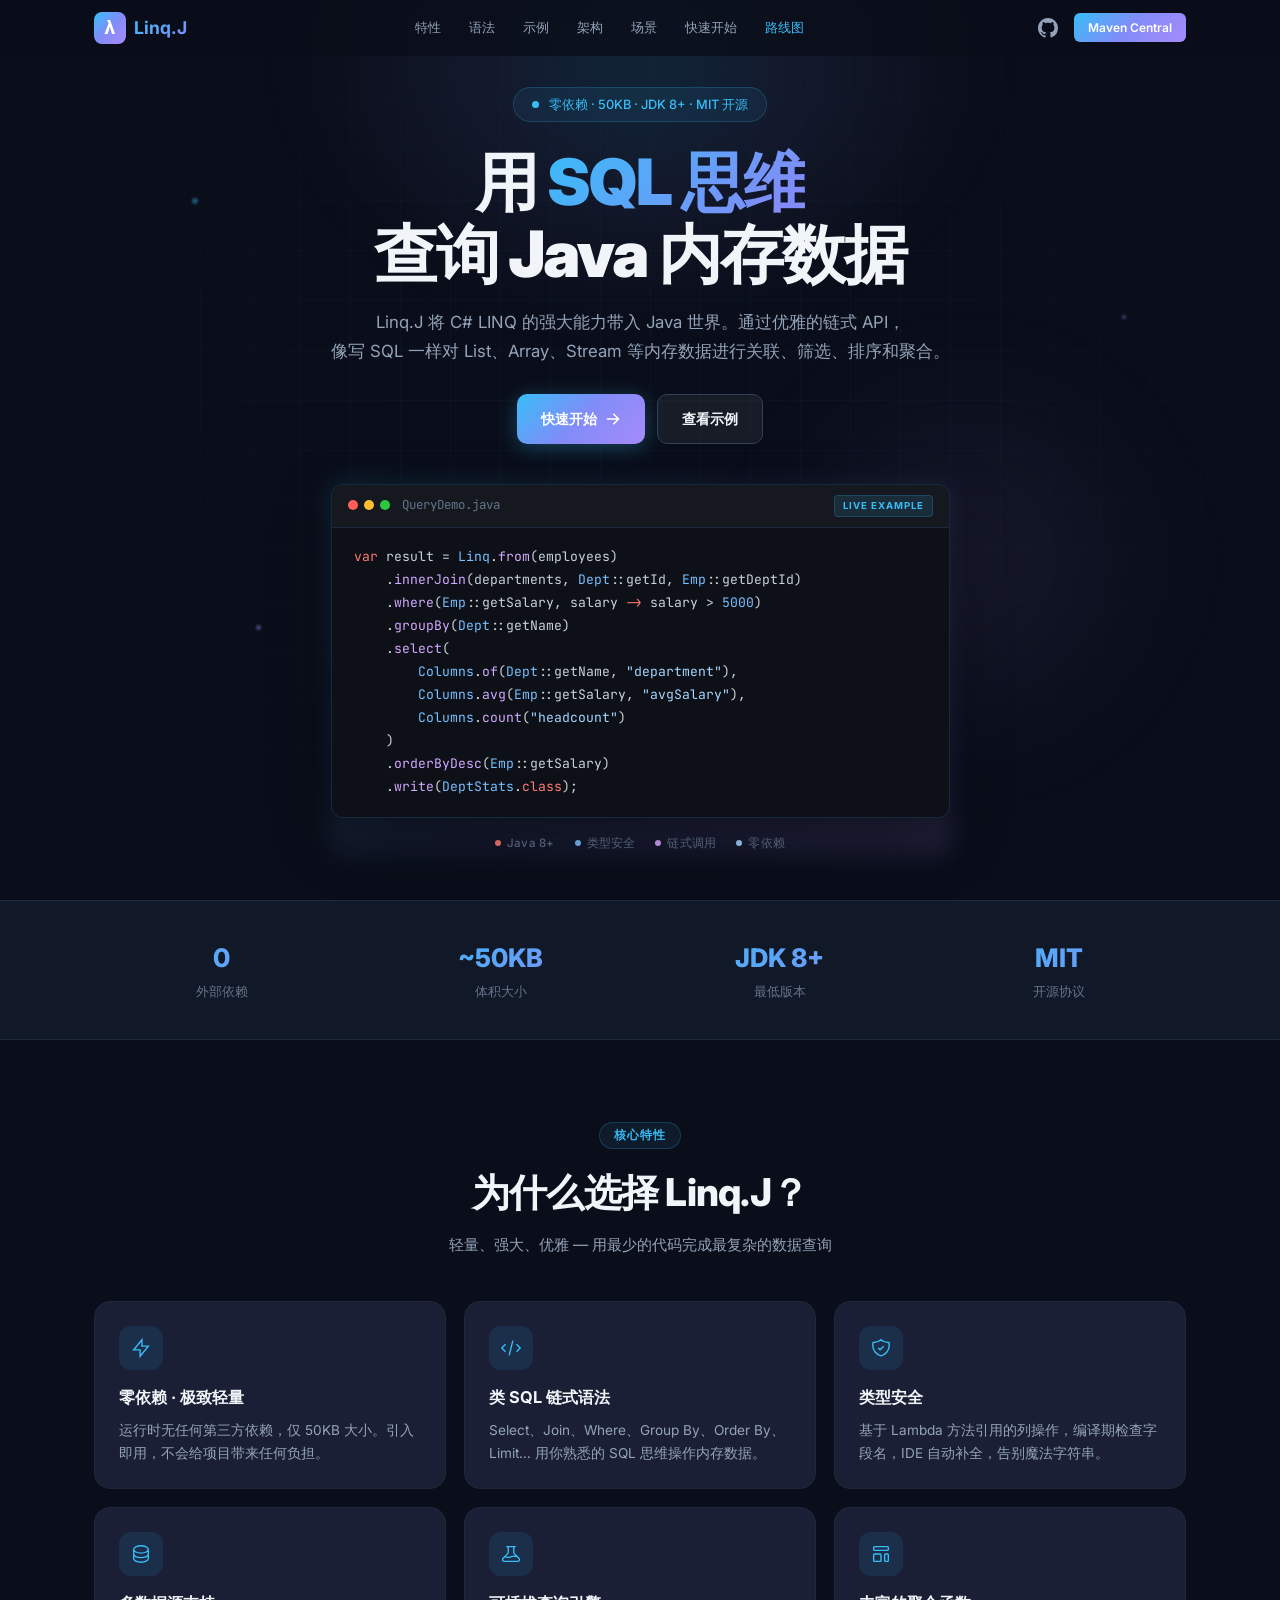
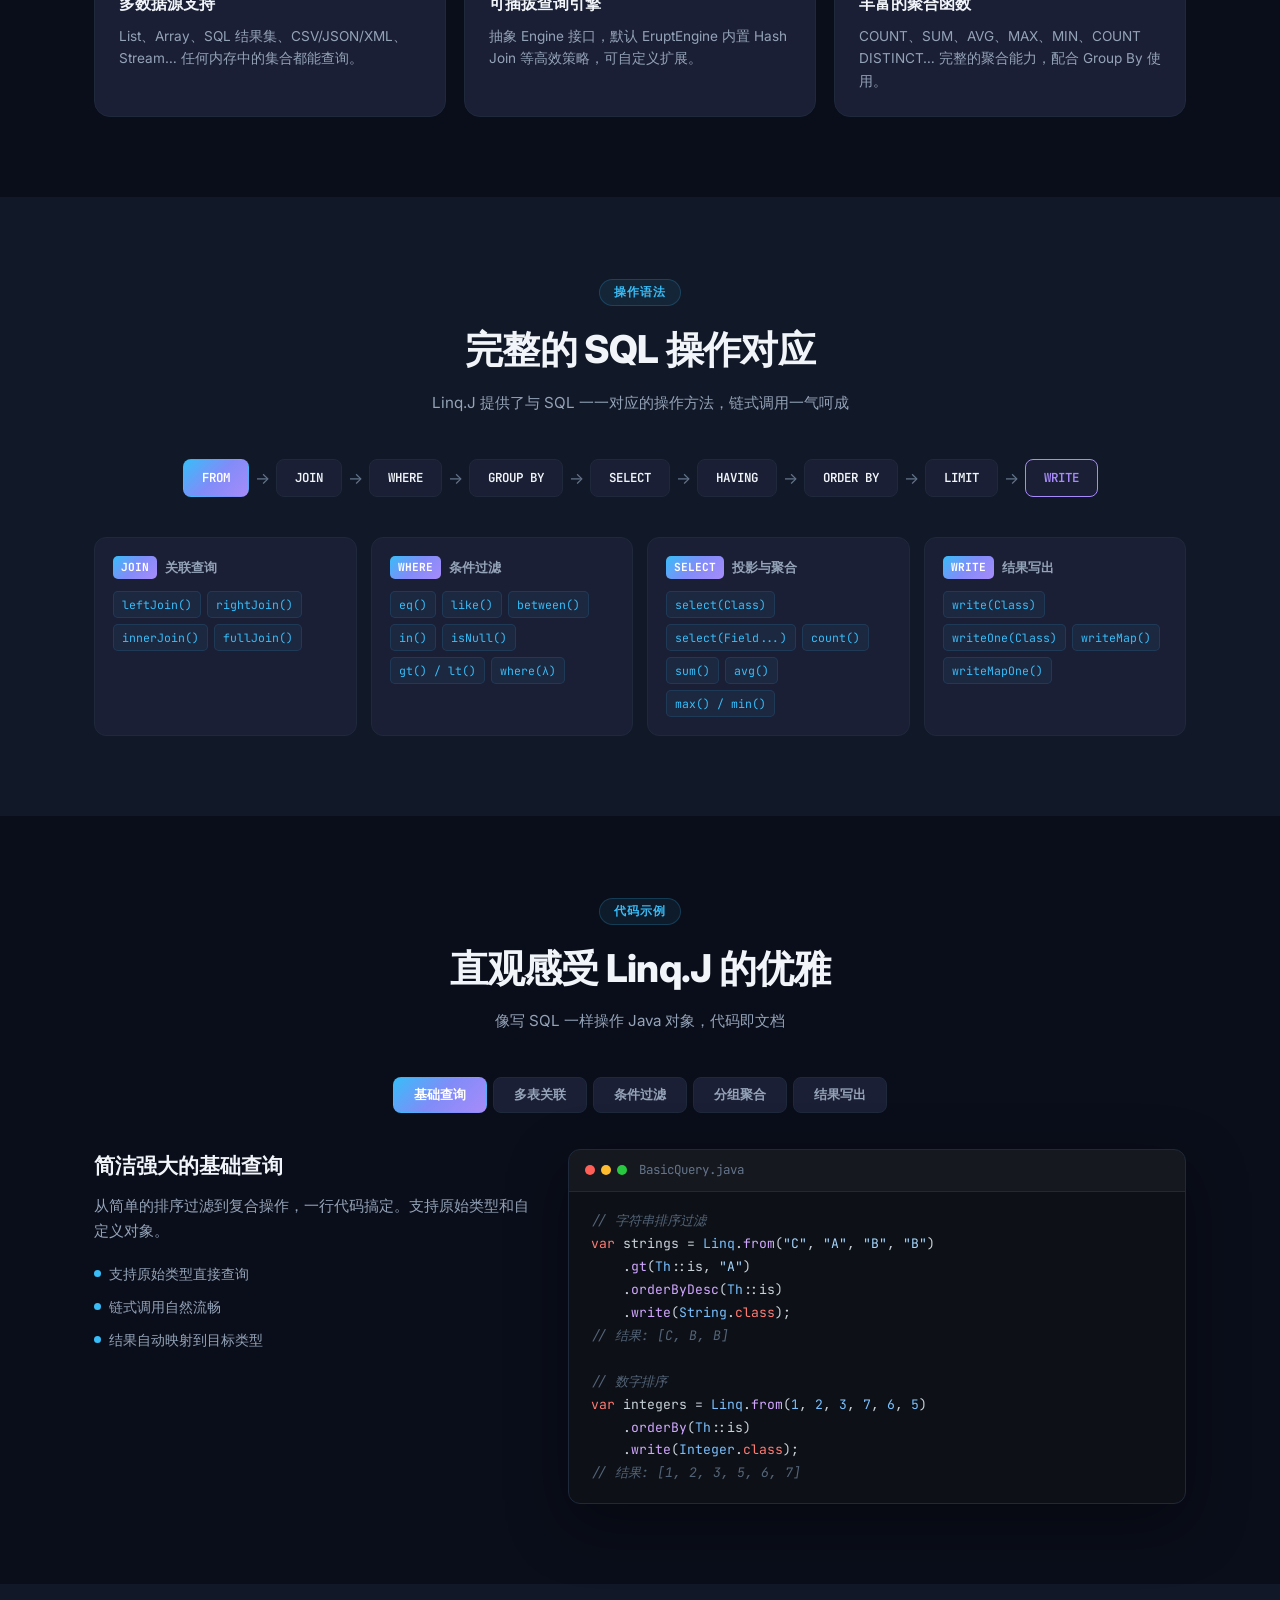
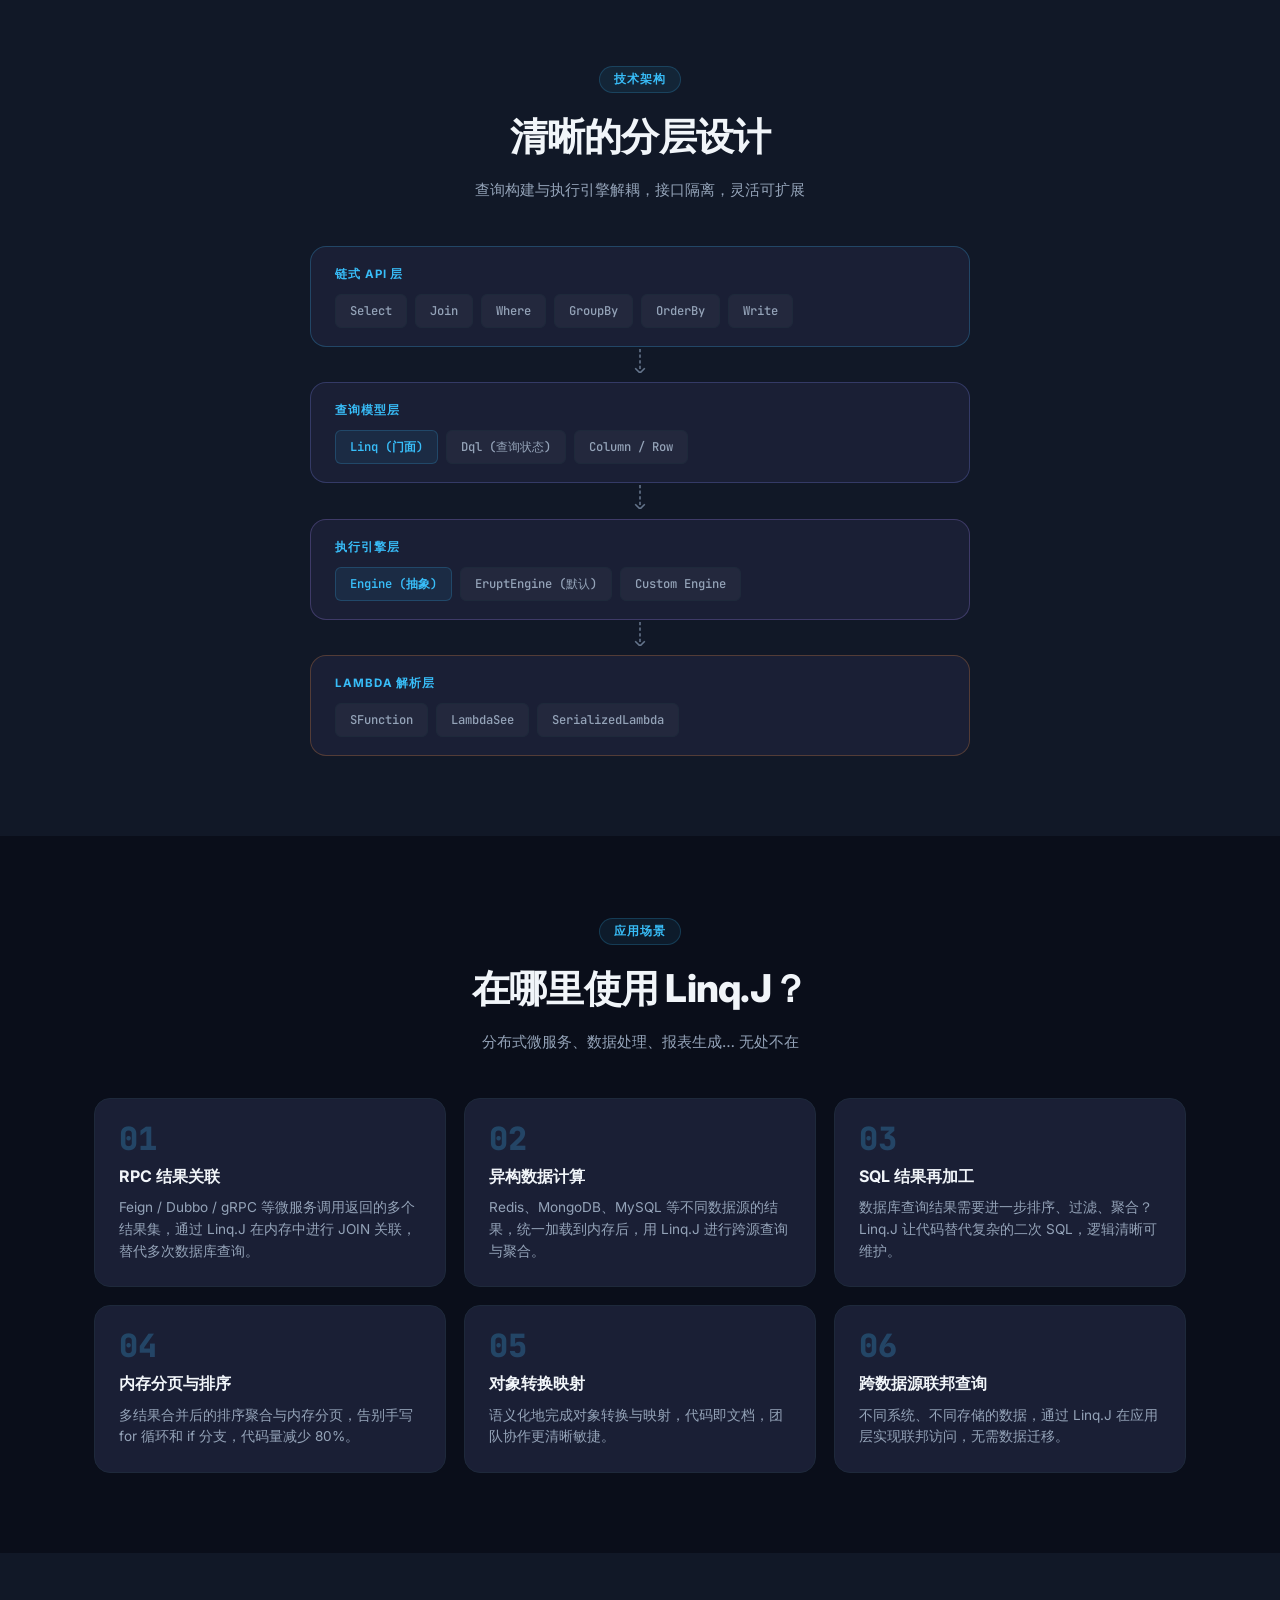
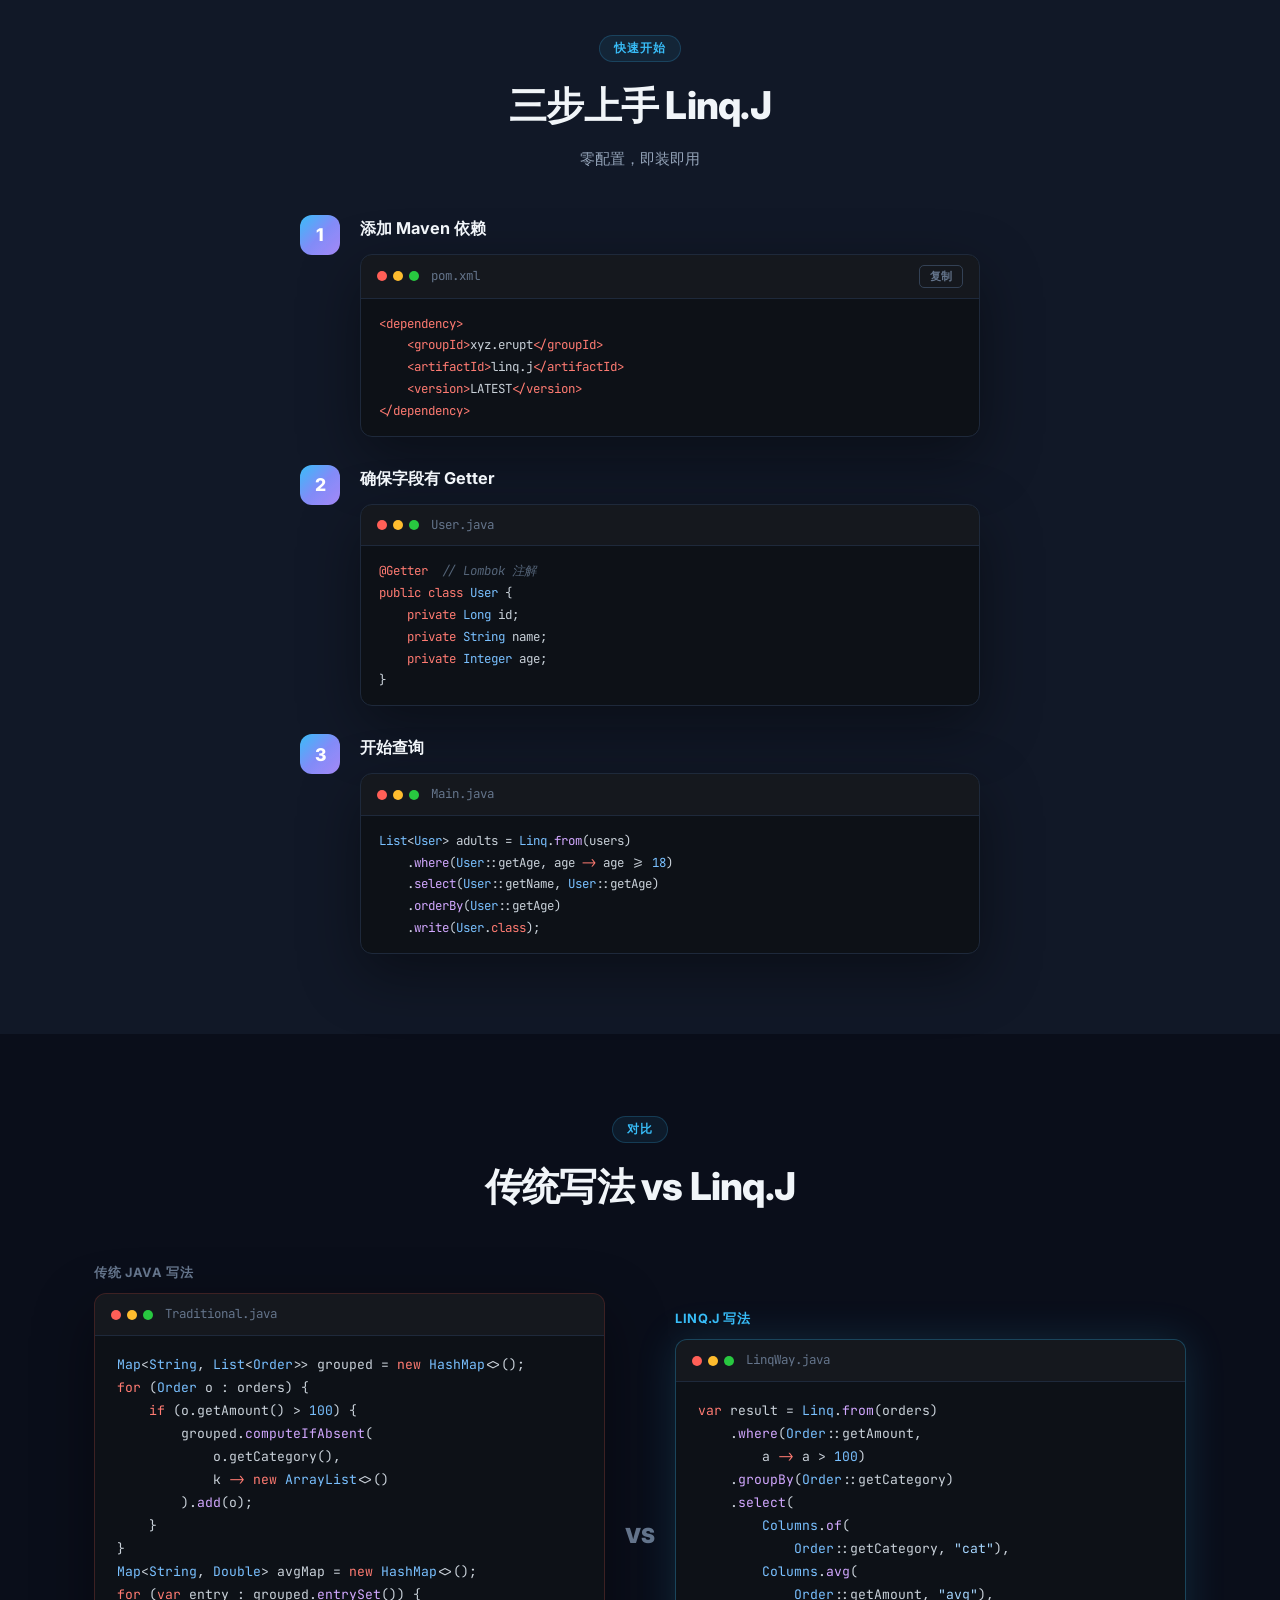
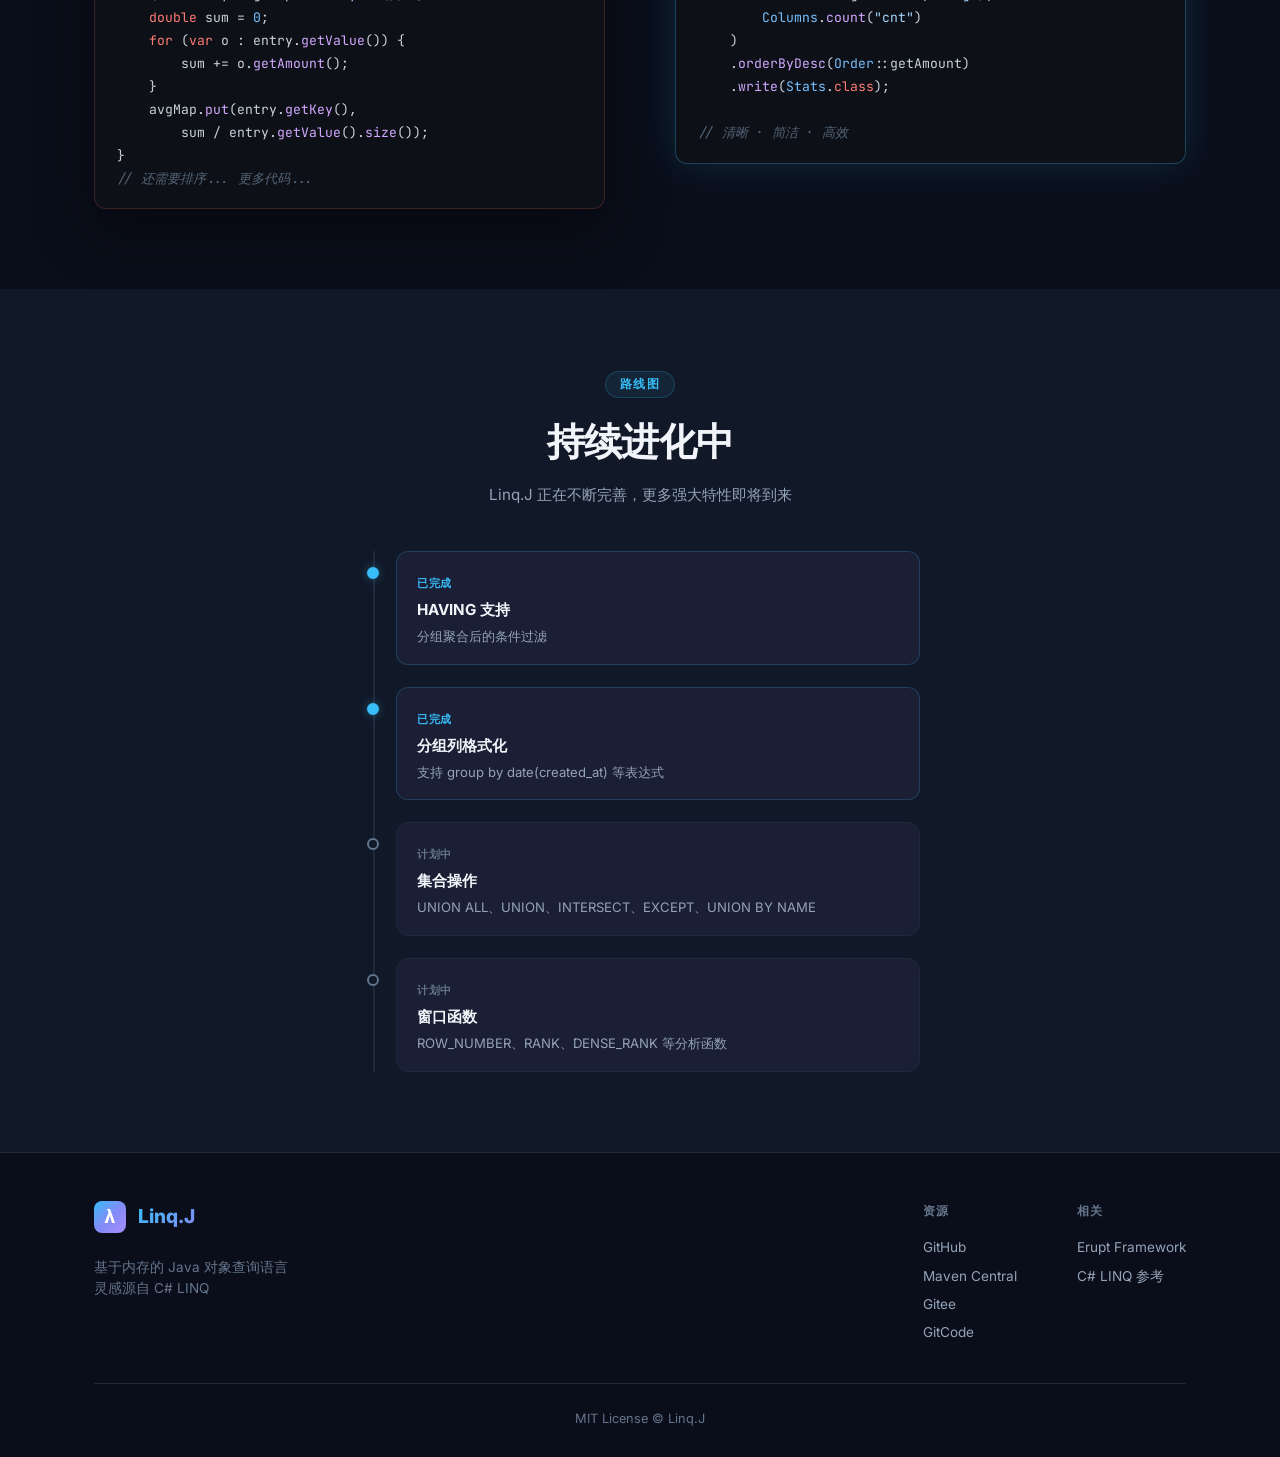
<file: index.html>
<!DOCTYPE html>
<html lang="zh-CN">
<head>
    <meta charset="UTF-8">
    <meta name="viewport" content="width=device-width, initial-scale=1.0">
    <title>Linq.J — Java 内存对象查询语言</title>
    <meta name="description" content="Linq.J 是一个轻量级零依赖的 Java 库，在内存集合上用链式 API 实现类 SQL 查询，灵感源自 C# LINQ。">
    <link rel="stylesheet" href="assets/style.css">
    <link rel="preconnect" href="https://fonts.googleapis.com">
    <link rel="preconnect" href="https://fonts.gstatic.com" crossorigin>
    <link href="https://fonts.googleapis.com/css2?family=Inter:wght@300;400;500;600;700;800;900&family=JetBrains+Mono:wght@400;500;600&display=swap" rel="stylesheet">
</head>
<body>
    <!-- Navigation -->
    <nav class="nav" id="nav">
        <div class="nav-inner">
            <a href="#" class="nav-logo">
                <span class="logo-icon">λ</span>
                <span class="logo-text">Linq.J</span>
            </a>
            <div class="nav-links" id="navLinks">
                <a href="#features">特性</a>
                <a href="#syntax">语法</a>
                <a href="#examples">示例</a>
                <a href="#architecture">架构</a>
                <a href="#scenarios">场景</a>
                <a href="#start">快速开始</a>
                <a href="#roadmap">路线图</a>
            </div>
            <div class="nav-actions">
                <a href="https://github.com/erupts/linq.j" target="_blank" class="btn-github" aria-label="GitHub">
                    <svg viewBox="0 0 24 24" width="20" height="20" fill="currentColor"><path d="M12 0C5.37 0 0 5.37 0 12c0 5.31 3.435 9.795 8.205 11.385.6.105.825-.255.825-.57 0-.285-.015-1.23-.015-2.235-3.015.555-3.795-.735-4.035-1.41-.135-.345-.72-1.41-1.23-1.695-.42-.225-1.02-.78-.015-.795.945-.015 1.62.87 1.845 1.23 1.08 1.815 2.805 1.305 3.495.99.105-.78.42-1.305.765-1.605-2.67-.3-5.46-1.335-5.46-5.925 0-1.305.465-2.385 1.23-3.225-.12-.3-.54-1.53.12-3.18 0 0 1.005-.315 3.3 1.23.96-.27 1.98-.405 3-.405s2.04.135 3 .405c2.295-1.56 3.3-1.23 3.3-1.23.66 1.65.24 2.88.12 3.18.765.84 1.23 1.905 1.23 3.225 0 4.605-2.805 5.625-5.475 5.925.435.375.81 1.095.81 2.22 0 1.605-.015 2.895-.015 3.3 0 .315.225.69.825.57A12.02 12.02 0 0024 12c0-6.63-5.37-12-12-12z"/></svg>
                </a>
                <a href="https://mvnrepository.com/search?q=linq.j" target="_blank" class="btn-maven">Maven Central</a>
            </div>
            <button class="nav-toggle" id="navToggle" aria-label="Toggle menu">
                <span></span><span></span><span></span>
            </button>
        </div>
    </nav>

    <!-- Hero Section -->
    <section class="hero">
        <div class="hero-bg">
            <div class="hero-grid"></div>
            <div class="hero-glow"></div>
            <div class="hero-glow-2"></div>
            <div class="hero-orb hero-orb-1"></div>
            <div class="hero-orb hero-orb-2"></div>
            <div class="hero-orb hero-orb-3"></div>
        </div>
        <div class="hero-content">
            <div class="hero-badge">
                <span class="badge-dot"></span>
                零依赖 · 50KB · JDK 8+ · MIT 开源
            </div>
            <h1 class="hero-title">
                <span class="hero-title-line">用 <span class="gradient-text shimmer">SQL 思维</span></span>
                <span class="hero-title-line">查询 Java 内存数据</span>
            </h1>
            <p class="hero-desc">
                Linq.J 将 C# LINQ 的强大能力带入 Java 世界。通过优雅的链式 API，<br>
                像写 SQL 一样对 List、Array、Stream 等内存数据进行关联、筛选、排序和聚合。
            </p>
            <div class="hero-actions">
                <a href="#start" class="btn btn-primary">
                    快速开始
                    <svg viewBox="0 0 20 20" width="16" height="16" fill="currentColor"><path fill-rule="evenodd" d="M10.293 3.293a1 1 0 011.414 0l6 6a1 1 0 010 1.414l-6 6a1 1 0 01-1.414-1.414L14.586 11H3a1 1 0 110-2h11.586l-4.293-4.293a1 1 0 010-1.414z" clip-rule="evenodd"/></svg>
                </a>
                <a href="#examples" class="btn btn-secondary">查看示例</a>
            </div>
            <div class="hero-code">
                <div class="hero-code-glow"></div>
                <div class="code-window hero-code-window">
                    <div class="code-header">
                        <div class="code-dots">
                            <span class="dot dot-red"></span>
                            <span class="dot dot-yellow"></span>
                            <span class="dot dot-green"></span>
                        </div>
                        <span class="code-filename">QueryDemo.java</span>
                        <div class="code-tag">LIVE EXAMPLE</div>
                    </div>
                    <pre class="code-body"><code><span class="kw">var</span> result = <span class="cls">Linq</span>.<span class="fn">from</span>(employees)
    .<span class="fn">innerJoin</span>(departments, <span class="cls">Dept</span>::getId, <span class="cls">Emp</span>::getDeptId)
    .<span class="fn">where</span>(<span class="cls">Emp</span>::getSalary, salary <span class="kw">-></span> salary > <span class="num">5000</span>)
    .<span class="fn">groupBy</span>(<span class="cls">Dept</span>::getName)
    .<span class="fn">select</span>(
        <span class="cls">Columns</span>.<span class="fn">of</span>(<span class="cls">Dept</span>::getName, <span class="str">"department"</span>),
        <span class="cls">Columns</span>.<span class="fn">avg</span>(<span class="cls">Emp</span>::getSalary, <span class="str">"avgSalary"</span>),
        <span class="cls">Columns</span>.<span class="fn">count</span>(<span class="str">"headcount"</span>)
    )
    .<span class="fn">orderByDesc</span>(<span class="cls">Emp</span>::getSalary)
    .<span class="fn">write</span>(<span class="cls">DeptStats</span>.<span class="kw">class</span>);</code></pre>
                </div>
                <div class="hero-code-labels">
                    <span class="hero-label"><span class="hero-label-dot" style="background:#ff7b72"></span>Java 8+</span>
                    <span class="hero-label"><span class="hero-label-dot" style="background:#79c0ff"></span>类型安全</span>
                    <span class="hero-label"><span class="hero-label-dot" style="background:#d2a8ff"></span>链式调用</span>
                    <span class="hero-label"><span class="hero-label-dot" style="background:#a5d6ff"></span>零依赖</span>
                </div>
            </div>
        </div>
    </section>

    <!-- Stats Bar -->
    <section class="stats">
        <div class="container">
            <div class="stats-grid">
                <div class="stat-item">
                    <div class="stat-value">0</div>
                    <div class="stat-label">外部依赖</div>
                </div>
                <div class="stat-item">
                    <div class="stat-value">~50KB</div>
                    <div class="stat-label">体积大小</div>
                </div>
                <div class="stat-item">
                    <div class="stat-value">JDK 8+</div>
                    <div class="stat-label">最低版本</div>
                </div>
                <div class="stat-item">
                    <div class="stat-value">MIT</div>
                    <div class="stat-label">开源协议</div>
                </div>
            </div>
        </div>
    </section>

    <!-- Features Section -->
    <section class="features" id="features">
        <div class="container">
            <div class="section-header">
                <span class="section-tag">核心特性</span>
                <h2 class="section-title">为什么选择 Linq.J？</h2>
                <p class="section-desc">轻量、强大、优雅 — 用最少的代码完成最复杂的数据查询</p>
            </div>
            <div class="features-grid">
                <div class="feature-card" data-aos>
                    <div class="feature-icon">
                        <svg viewBox="0 0 24 24" width="28" height="28" fill="none" stroke="currentColor" stroke-width="1.5"><path d="M13 10V3L4 14h7v7l9-11h-7z"/></svg>
                    </div>
                    <h3>零依赖 · 极致轻量</h3>
                    <p>运行时无任何第三方依赖，仅 50KB 大小。引入即用，不会给项目带来任何负担。</p>
                </div>
                <div class="feature-card" data-aos>
                    <div class="feature-icon">
                        <svg viewBox="0 0 24 24" width="28" height="28" fill="none" stroke="currentColor" stroke-width="1.5"><path d="M10 20l4-16m4 4l4 4-4 4M6 16l-4-4 4-4"/></svg>
                    </div>
                    <h3>类 SQL 链式语法</h3>
                    <p>Select、Join、Where、Group By、Order By、Limit… 用你熟悉的 SQL 思维操作内存数据。</p>
                </div>
                <div class="feature-card" data-aos>
                    <div class="feature-icon">
                        <svg viewBox="0 0 24 24" width="28" height="28" fill="none" stroke="currentColor" stroke-width="1.5"><path d="M9 12l2 2 4-4m5.618-4.016A11.955 11.955 0 0112 2.944a11.955 11.955 0 01-8.618 3.04A12.02 12.02 0 003 9c0 5.591 3.824 10.29 9 11.622 5.176-1.332 9-6.03 9-11.622 0-1.042-.133-2.052-.382-3.016z"/></svg>
                    </div>
                    <h3>类型安全</h3>
                    <p>基于 Lambda 方法引用的列操作，编译期检查字段名，IDE 自动补全，告别魔法字符串。</p>
                </div>
                <div class="feature-card" data-aos>
                    <div class="feature-icon">
                        <svg viewBox="0 0 24 24" width="28" height="28" fill="none" stroke="currentColor" stroke-width="1.5"><path d="M4 7v10c0 2.21 3.582 4 8 4s8-1.79 8-4V7M4 7c0 2.21 3.582 4 8 4s8-1.79 8-4M4 7c0-2.21 3.582-4 8-4s8 1.79 8 4m0 5c0 2.21-3.582 4-8 4s-8-1.79-8-4"/></svg>
                    </div>
                    <h3>多数据源支持</h3>
                    <p>List、Array、SQL 结果集、CSV/JSON/XML、Stream… 任何内存中的集合都能查询。</p>
                </div>
                <div class="feature-card" data-aos>
                    <div class="feature-icon">
                        <svg viewBox="0 0 24 24" width="28" height="28" fill="none" stroke="currentColor" stroke-width="1.5"><path d="M19.428 15.428a2 2 0 00-1.022-.547l-2.387-.477a6 6 0 00-3.86.517l-.318.158a6 6 0 01-3.86.517L6.05 15.21a2 2 0 00-1.806.547M8 4h8l-1 1v5.172a2 2 0 00.586 1.414l5 5c1.26 1.26.367 3.414-1.415 3.414H4.828c-1.782 0-2.674-2.154-1.414-3.414l5-5A2 2 0 009 10.172V5L8 4z"/></svg>
                    </div>
                    <h3>可插拔查询引擎</h3>
                    <p>抽象 Engine 接口，默认 EruptEngine 内置 Hash Join 等高效策略，可自定义扩展。</p>
                </div>
                <div class="feature-card" data-aos>
                    <div class="feature-icon">
                        <svg viewBox="0 0 24 24" width="28" height="28" fill="none" stroke="currentColor" stroke-width="1.5"><path d="M4 5a1 1 0 011-1h14a1 1 0 011 1v2a1 1 0 01-1 1H5a1 1 0 01-1-1V5zM4 13a1 1 0 011-1h6a1 1 0 011 1v6a1 1 0 01-1 1H5a1 1 0 01-1-1v-6zM16 13a1 1 0 011-1h2a1 1 0 011 1v6a1 1 0 01-1 1h-2a1 1 0 01-1-1v-6z"/></svg>
                    </div>
                    <h3>丰富的聚合函数</h3>
                    <p>COUNT、SUM、AVG、MAX、MIN、COUNT DISTINCT… 完整的聚合能力，配合 Group By 使用。</p>
                </div>
            </div>
        </div>
    </section>

    <!-- Syntax Section -->
    <section class="syntax" id="syntax">
        <div class="container">
            <div class="section-header">
                <span class="section-tag">操作语法</span>
                <h2 class="section-title">完整的 SQL 操作对应</h2>
                <p class="section-desc">Linq.J 提供了与 SQL 一一对应的操作方法，链式调用一气呵成</p>
            </div>
            <div class="syntax-flow">
                <div class="syntax-node syntax-node-start">FROM</div>
                <div class="syntax-arrow">→</div>
                <div class="syntax-node">JOIN</div>
                <div class="syntax-arrow">→</div>
                <div class="syntax-node">WHERE</div>
                <div class="syntax-arrow">→</div>
                <div class="syntax-node">GROUP BY</div>
                <div class="syntax-arrow">→</div>
                <div class="syntax-node">SELECT</div>
                <div class="syntax-arrow">→</div>
                <div class="syntax-node">HAVING</div>
                <div class="syntax-arrow">→</div>
                <div class="syntax-node">ORDER BY</div>
                <div class="syntax-arrow">→</div>
                <div class="syntax-node">LIMIT</div>
                <div class="syntax-arrow">→</div>
                <div class="syntax-node syntax-node-end">WRITE</div>
            </div>
            <div class="syntax-cards">
                <div class="syntax-card">
                    <div class="syntax-card-header">
                        <span class="syntax-card-tag">JOIN</span>
                        <span class="syntax-card-title">关联查询</span>
                    </div>
                    <div class="syntax-card-items">
                        <code>leftJoin()</code>
                        <code>rightJoin()</code>
                        <code>innerJoin()</code>
                        <code>fullJoin()</code>
                    </div>
                </div>
                <div class="syntax-card">
                    <div class="syntax-card-header">
                        <span class="syntax-card-tag">WHERE</span>
                        <span class="syntax-card-title">条件过滤</span>
                    </div>
                    <div class="syntax-card-items">
                        <code>eq()</code>
                        <code>like()</code>
                        <code>between()</code>
                        <code>in()</code>
                        <code>isNull()</code>
                        <code>gt() / lt()</code>
                        <code>where(λ)</code>
                    </div>
                </div>
                <div class="syntax-card">
                    <div class="syntax-card-header">
                        <span class="syntax-card-tag">SELECT</span>
                        <span class="syntax-card-title">投影与聚合</span>
                    </div>
                    <div class="syntax-card-items">
                        <code>select(Class)</code>
                        <code>select(Field...)</code>
                        <code>count()</code>
                        <code>sum()</code>
                        <code>avg()</code>
                        <code>max() / min()</code>
                    </div>
                </div>
                <div class="syntax-card">
                    <div class="syntax-card-header">
                        <span class="syntax-card-tag">WRITE</span>
                        <span class="syntax-card-title">结果写出</span>
                    </div>
                    <div class="syntax-card-items">
                        <code>write(Class)</code>
                        <code>writeOne(Class)</code>
                        <code>writeMap()</code>
                        <code>writeMapOne()</code>
                    </div>
                </div>
            </div>
        </div>
    </section>

    <!-- Examples Section -->
    <section class="examples" id="examples">
        <div class="container">
            <div class="section-header">
                <span class="section-tag">代码示例</span>
                <h2 class="section-title">直观感受 Linq.J 的优雅</h2>
                <p class="section-desc">像写 SQL 一样操作 Java 对象，代码即文档</p>
            </div>
            <div class="examples-tabs">
                <button class="tab-btn active" data-tab="tab-basic">基础查询</button>
                <button class="tab-btn" data-tab="tab-join">多表关联</button>
                <button class="tab-btn" data-tab="tab-where">条件过滤</button>
                <button class="tab-btn" data-tab="tab-group">分组聚合</button>
                <button class="tab-btn" data-tab="tab-write">结果写出</button>
            </div>

            <div class="tab-panel active" id="tab-basic">
                <div class="example-grid">
                    <div class="example-info">
                        <h3>简洁强大的基础查询</h3>
                        <p>从简单的排序过滤到复合操作，一行代码搞定。支持原始类型和自定义对象。</p>
                        <ul class="example-points">
                            <li>支持原始类型直接查询</li>
                            <li>链式调用自然流畅</li>
                            <li>结果自动映射到目标类型</li>
                        </ul>
                    </div>
                    <div class="code-window">
                        <div class="code-header">
                            <div class="code-dots"><span class="dot dot-red"></span><span class="dot dot-yellow"></span><span class="dot dot-green"></span></div>
                            <span class="code-filename">BasicQuery.java</span>
                        </div>
                        <pre class="code-body"><code><span class="cmt">// 字符串排序过滤</span>
<span class="kw">var</span> strings = <span class="cls">Linq</span>.<span class="fn">from</span>(<span class="str">"C"</span>, <span class="str">"A"</span>, <span class="str">"B"</span>, <span class="str">"B"</span>)
    .<span class="fn">gt</span>(<span class="cls">Th</span>::is, <span class="str">"A"</span>)
    .<span class="fn">orderByDesc</span>(<span class="cls">Th</span>::is)
    .<span class="fn">write</span>(<span class="cls">String</span>.<span class="kw">class</span>);
<span class="cmt">// 结果: [C, B, B]</span>

<span class="cmt">// 数字排序</span>
<span class="kw">var</span> integers = <span class="cls">Linq</span>.<span class="fn">from</span>(<span class="num">1</span>, <span class="num">2</span>, <span class="num">3</span>, <span class="num">7</span>, <span class="num">6</span>, <span class="num">5</span>)
    .<span class="fn">orderBy</span>(<span class="cls">Th</span>::is)
    .<span class="fn">write</span>(<span class="cls">Integer</span>.<span class="kw">class</span>);
<span class="cmt">// 结果: [1, 2, 3, 5, 6, 7]</span></code></pre>
                    </div>
                </div>
            </div>

            <div class="tab-panel" id="tab-join">
                <div class="example-grid">
                    <div class="example-info">
                        <h3>强大的多表关联</h3>
                        <p>支持四种标准 JOIN 操作，使用 Hash 策略实现高效关联，语法与 SQL 完全对应。</p>
                        <ul class="example-points">
                            <li>LEFT / RIGHT / INNER / FULL JOIN</li>
                            <li>Hash Join 高效引擎</li>
                            <li>Lambda 类型安全关联键</li>
                        </ul>
                    </div>
                    <div class="code-window">
                        <div class="code-header">
                            <div class="code-dots"><span class="dot dot-red"></span><span class="dot dot-yellow"></span><span class="dot dot-green"></span></div>
                            <span class="code-filename">JoinQuery.java</span>
                        </div>
                        <pre class="code-body"><code><span class="cmt">// Left Join + 多表 Select</span>
<span class="cls">Linq</span>.<span class="fn">from</span>(source)
    .<span class="fn">leftJoin</span>(target, <span class="cls">Target</span>::getId, <span class="cls">Source</span>::getId)
    .<span class="fn">select</span>(<span class="cls">Source</span>.<span class="kw">class</span>)
    .<span class="fn">select</span>(<span class="cls">Target</span>::getName)
    .<span class="fn">write</span>(<span class="cls">Result</span>.<span class="kw">class</span>);

<span class="cmt">// Inner Join + Where + Distinct</span>
<span class="kw">var</span> names = <span class="cls">Linq</span>.<span class="fn">from</span>(data)
    .<span class="fn">innerJoin</span>(target, <span class="cls">Target</span>::getId, <span class="cls">Data</span>::getId)
    .<span class="fn">like</span>(<span class="cls">Data</span>::getName, <span class="str">"a"</span>)
    .<span class="fn">select</span>(<span class="cls">Data</span>::getName)
    .<span class="fn">distinct</span>()
    .<span class="fn">orderBy</span>(<span class="cls">Data</span>::getName)
    .<span class="fn">write</span>(<span class="cls">String</span>.<span class="kw">class</span>);</code></pre>
                    </div>
                </div>
            </div>

            <div class="tab-panel" id="tab-where">
                <div class="example-grid">
                    <div class="example-info">
                        <h3>灵活的条件过滤</h3>
                        <p>从简单的等值比较到复杂的自定义条件，WHERE 子句覆盖你的所有需求。</p>
                        <ul class="example-points">
                            <li>eq / between / in / like / isNull</li>
                            <li>单字段 Lambda 条件</li>
                            <li>多字段自定义组合条件</li>
                        </ul>
                    </div>
                    <div class="code-window">
                        <div class="code-header">
                            <div class="code-dots"><span class="dot dot-red"></span><span class="dot dot-yellow"></span><span class="dot dot-green"></span></div>
                            <span class="code-filename">WhereQuery.java</span>
                        </div>
                        <pre class="code-body"><code><span class="cmt">// 精确匹配</span>
<span class="cls">Linq</span>.<span class="fn">from</span>(source).<span class="fn">eq</span>(<span class="cls">User</span>::getName, <span class="str">"Thanos"</span>);

<span class="cmt">// 范围查询</span>
<span class="cls">Linq</span>.<span class="fn">from</span>(source).<span class="fn">between</span>(<span class="cls">User</span>::getId, <span class="num">1</span>, <span class="num">100</span>);

<span class="cmt">// 自定义单字段条件</span>
<span class="cls">Linq</span>.<span class="fn">from</span>(source).<span class="fn">where</span>(<span class="cls">User</span>::getId, id <span class="kw">-></span> id >= <span class="num">5</span>);

<span class="cmt">// 多字段组合条件</span>
<span class="cls">Linq</span>.<span class="fn">from</span>(source).<span class="fn">where</span>(row <span class="kw">-></span> {
    <span class="cls">String</span> name = row.<span class="fn">get</span>(<span class="cls">User</span>::getName);
    <span class="cls">Integer</span> age = (<span class="cls">Integer</span>) row.<span class="fn">get</span>(<span class="cls">User</span>::getAge);
    <span class="kw">return</span> <span class="str">"admin"</span>.<span class="fn">equals</span>(name) || age > <span class="num">18</span>;
});</code></pre>
                    </div>
                </div>
            </div>

            <div class="tab-panel" id="tab-group">
                <div class="example-grid">
                    <div class="example-info">
                        <h3>分组与聚合</h3>
                        <p>Group By + 聚合函数 + Having，完整的分组聚合能力，生成统计报表轻而易举。</p>
                        <ul class="example-points">
                            <li>GROUP BY 分组</li>
                            <li>HAVING 过滤</li>
                            <li>多聚合函数组合</li>
                        </ul>
                    </div>
                    <div class="code-window">
                        <div class="code-header">
                            <div class="code-dots"><span class="dot dot-red"></span><span class="dot dot-yellow"></span><span class="dot dot-green"></span></div>
                            <span class="code-filename">GroupByQuery.java</span>
                        </div>
                        <pre class="code-body"><code><span class="cls">Linq</span>.<span class="fn">from</span>(source)
    .<span class="fn">groupBy</span>(<span class="cls">Order</span>::getCategory)
    .<span class="fn">select</span>(
        <span class="cls">Columns</span>.<span class="fn">of</span>(<span class="cls">Order</span>::getCategory, <span class="str">"name"</span>),
        <span class="cls">Columns</span>.<span class="fn">min</span>(<span class="cls">Order</span>::getDate, <span class="str">"earliest"</span>),
        <span class="cls">Columns</span>.<span class="fn">avg</span>(<span class="cls">Order</span>::getPrice, <span class="str">"avgPrice"</span>),
        <span class="cls">Columns</span>.<span class="fn">count</span>(<span class="str">"total"</span>),
        <span class="cls">Columns</span>.<span class="fn">countDistinct</span>(
            <span class="cls">Order</span>::getBuyer, <span class="str">"uniqueBuyers"</span>
        )
    )
    .<span class="fn">having</span>(row <span class="kw">-></span>
        <span class="cls">Integer</span>.<span class="fn">parseInt</span>(
            row.<span class="fn">get</span>(<span class="str">"total"</span>).<span class="fn">toString</span>()
        ) > <span class="num">10</span>
    )
    .<span class="fn">orderBy</span>(<span class="cls">Order</span>::getPrice)
    .<span class="fn">write</span>(<span class="cls">CategoryStats</span>.<span class="kw">class</span>);</code></pre>
                    </div>
                </div>
            </div>

            <div class="tab-panel" id="tab-write">
                <div class="example-grid">
                    <div class="example-info">
                        <h3>灵活的结果写出</h3>
                        <p>查询结果可以映射为 Java 对象、List、Map 或单个值，满足不同场景需求。</p>
                        <ul class="example-points">
                            <li>write() → List&lt;T&gt;</li>
                            <li>writeOne() → T</li>
                            <li>writeMap() → List&lt;Map&gt;</li>
                            <li>writeMapOne() → Map</li>
                        </ul>
                    </div>
                    <div class="code-window">
                        <div class="code-header">
                            <div class="code-dots"><span class="dot dot-red"></span><span class="dot dot-yellow"></span><span class="dot dot-green"></span></div>
                            <span class="code-filename">WriteResult.java</span>
                        </div>
                        <pre class="code-body"><code><span class="cmt">// 写出为对象列表</span>
<span class="cls">List</span>&lt;<span class="cls">User</span>&gt; list = <span class="cls">Linq</span>.<span class="fn">from</span>(source)
    .<span class="fn">orderByAsc</span>(<span class="cls">User</span>::getDate)
    .<span class="fn">write</span>(<span class="cls">User</span>.<span class="kw">class</span>);

<span class="cmt">// 写出单个对象</span>
<span class="cls">User</span> one = <span class="cls">Linq</span>.<span class="fn">from</span>(source)
    .<span class="fn">limit</span>(<span class="num">1</span>)
    .<span class="fn">writeOne</span>(<span class="cls">User</span>.<span class="kw">class</span>);

<span class="cmt">// 写出为 Map 列表</span>
<span class="cls">List</span>&lt;<span class="cls">Map</span>&lt;<span class="cls">String</span>, <span class="cls">Object</span>&gt;&gt; maps =
    <span class="cls">Linq</span>.<span class="fn">from</span>(source).<span class="fn">writeMap</span>();

<span class="cmt">// 写出单个 Map</span>
<span class="cls">Map</span>&lt;<span class="cls">String</span>, <span class="cls">Object</span>&gt; map =
    <span class="cls">Linq</span>.<span class="fn">from</span>(source).<span class="fn">writeMapOne</span>();</code></pre>
                    </div>
                </div>
            </div>
        </div>
    </section>

    <!-- Architecture Section -->
    <section class="architecture" id="architecture">
        <div class="container">
            <div class="section-header">
                <span class="section-tag">技术架构</span>
                <h2 class="section-title">清晰的分层设计</h2>
                <p class="section-desc">查询构建与执行引擎解耦，接口隔离，灵活可扩展</p>
            </div>
            <div class="arch-diagram">
                <div class="arch-layer arch-layer-top">
                    <div class="arch-label">链式 API 层</div>
                    <div class="arch-items">
                        <div class="arch-item">Select</div>
                        <div class="arch-item">Join</div>
                        <div class="arch-item">Where</div>
                        <div class="arch-item">GroupBy</div>
                        <div class="arch-item">OrderBy</div>
                        <div class="arch-item">Write</div>
                    </div>
                </div>
                <div class="arch-connector">
                    <svg viewBox="0 0 40 30" width="40" height="30"><path d="M20 0 L20 30" stroke="currentColor" stroke-width="2" stroke-dasharray="4,3" fill="none"/><path d="M14 24 L20 30 L26 24" stroke="currentColor" stroke-width="2" fill="none"/></svg>
                </div>
                <div class="arch-layer arch-layer-mid">
                    <div class="arch-label">查询模型层</div>
                    <div class="arch-items">
                        <div class="arch-item arch-item-core">Linq (门面)</div>
                        <div class="arch-item">Dql (查询状态)</div>
                        <div class="arch-item">Column / Row</div>
                    </div>
                </div>
                <div class="arch-connector">
                    <svg viewBox="0 0 40 30" width="40" height="30"><path d="M20 0 L20 30" stroke="currentColor" stroke-width="2" stroke-dasharray="4,3" fill="none"/><path d="M14 24 L20 30 L26 24" stroke="currentColor" stroke-width="2" fill="none"/></svg>
                </div>
                <div class="arch-layer arch-layer-bottom">
                    <div class="arch-label">执行引擎层</div>
                    <div class="arch-items">
                        <div class="arch-item arch-item-core">Engine (抽象)</div>
                        <div class="arch-item">EruptEngine (默认)</div>
                        <div class="arch-item">Custom Engine</div>
                    </div>
                </div>
                <div class="arch-connector">
                    <svg viewBox="0 0 40 30" width="40" height="30"><path d="M20 0 L20 30" stroke="currentColor" stroke-width="2" stroke-dasharray="4,3" fill="none"/><path d="M14 24 L20 30 L26 24" stroke="currentColor" stroke-width="2" fill="none"/></svg>
                </div>
                <div class="arch-layer arch-layer-base">
                    <div class="arch-label">Lambda 解析层</div>
                    <div class="arch-items">
                        <div class="arch-item">SFunction</div>
                        <div class="arch-item">LambdaSee</div>
                        <div class="arch-item">SerializedLambda</div>
                    </div>
                </div>
            </div>
        </div>
    </section>

    <!-- Scenarios Section -->
    <section class="scenarios" id="scenarios">
        <div class="container">
            <div class="section-header">
                <span class="section-tag">应用场景</span>
                <h2 class="section-title">在哪里使用 Linq.J？</h2>
                <p class="section-desc">分布式微服务、数据处理、报表生成… 无处不在</p>
            </div>
            <div class="scenarios-grid">
                <div class="scenario-card" data-aos>
                    <div class="scenario-number">01</div>
                    <h3>RPC 结果关联</h3>
                    <p>Feign / Dubbo / gRPC 等微服务调用返回的多个结果集，通过 Linq.J 在内存中进行 JOIN 关联，替代多次数据库查询。</p>
                </div>
                <div class="scenario-card" data-aos>
                    <div class="scenario-number">02</div>
                    <h3>异构数据计算</h3>
                    <p>Redis、MongoDB、MySQL 等不同数据源的结果，统一加载到内存后，用 Linq.J 进行跨源查询与聚合。</p>
                </div>
                <div class="scenario-card" data-aos>
                    <div class="scenario-number">03</div>
                    <h3>SQL 结果再加工</h3>
                    <p>数据库查询结果需要进一步排序、过滤、聚合？Linq.J 让代码替代复杂的二次 SQL，逻辑清晰可维护。</p>
                </div>
                <div class="scenario-card" data-aos>
                    <div class="scenario-number">04</div>
                    <h3>内存分页与排序</h3>
                    <p>多结果合并后的排序聚合与内存分页，告别手写 for 循环和 if 分支，代码量减少 80%。</p>
                </div>
                <div class="scenario-card" data-aos>
                    <div class="scenario-number">05</div>
                    <h3>对象转换映射</h3>
                    <p>语义化地完成对象转换与映射，代码即文档，团队协作更清晰敏捷。</p>
                </div>
                <div class="scenario-card" data-aos>
                    <div class="scenario-number">06</div>
                    <h3>跨数据源联邦查询</h3>
                    <p>不同系统、不同存储的数据，通过 Linq.J 在应用层实现联邦访问，无需数据迁移。</p>
                </div>
            </div>
        </div>
    </section>

    <!-- Getting Started Section -->
    <section class="start" id="start">
        <div class="container">
            <div class="section-header">
                <span class="section-tag">快速开始</span>
                <h2 class="section-title">三步上手 Linq.J</h2>
                <p class="section-desc">零配置，即装即用</p>
            </div>
            <div class="steps">
                <div class="step" data-aos>
                    <div class="step-number">1</div>
                    <div class="step-content">
                        <h3>添加 Maven 依赖</h3>
                        <div class="code-window code-window-sm">
                            <div class="code-header">
                                <div class="code-dots"><span class="dot dot-red"></span><span class="dot dot-yellow"></span><span class="dot dot-green"></span></div>
                                <span class="code-filename">pom.xml</span>
                                <button class="copy-btn" data-copy="dep">复制</button>
                            </div>
                            <pre class="code-body"><code id="dep"><span class="kw">&lt;dependency&gt;</span>
    <span class="kw">&lt;groupId&gt;</span>xyz.erupt<span class="kw">&lt;/groupId&gt;</span>
    <span class="kw">&lt;artifactId&gt;</span>linq.j<span class="kw">&lt;/artifactId&gt;</span>
    <span class="kw">&lt;version&gt;</span>LATEST<span class="kw">&lt;/version&gt;</span>
<span class="kw">&lt;/dependency&gt;</span></code></pre>
                        </div>
                    </div>
                </div>
                <div class="step" data-aos>
                    <div class="step-number">2</div>
                    <div class="step-content">
                        <h3>确保字段有 Getter</h3>
                        <div class="code-window code-window-sm">
                            <div class="code-header">
                                <div class="code-dots"><span class="dot dot-red"></span><span class="dot dot-yellow"></span><span class="dot dot-green"></span></div>
                                <span class="code-filename">User.java</span>
                            </div>
                            <pre class="code-body"><code><span class="kw">@Getter</span>  <span class="cmt">// Lombok 注解</span>
<span class="kw">public class</span> <span class="cls">User</span> {
    <span class="kw">private</span> <span class="cls">Long</span> id;
    <span class="kw">private</span> <span class="cls">String</span> name;
    <span class="kw">private</span> <span class="cls">Integer</span> age;
}</code></pre>
                        </div>
                    </div>
                </div>
                <div class="step" data-aos>
                    <div class="step-number">3</div>
                    <div class="step-content">
                        <h3>开始查询</h3>
                        <div class="code-window code-window-sm">
                            <div class="code-header">
                                <div class="code-dots"><span class="dot dot-red"></span><span class="dot dot-yellow"></span><span class="dot dot-green"></span></div>
                                <span class="code-filename">Main.java</span>
                            </div>
                            <pre class="code-body"><code><span class="cls">List</span>&lt;<span class="cls">User</span>&gt; adults = <span class="cls">Linq</span>.<span class="fn">from</span>(users)
    .<span class="fn">where</span>(<span class="cls">User</span>::getAge, age <span class="kw">-></span> age >= <span class="num">18</span>)
    .<span class="fn">select</span>(<span class="cls">User</span>::getName, <span class="cls">User</span>::getAge)
    .<span class="fn">orderBy</span>(<span class="cls">User</span>::getAge)
    .<span class="fn">write</span>(<span class="cls">User</span>.<span class="kw">class</span>);</code></pre>
                        </div>
                    </div>
                </div>
            </div>
        </div>
    </section>

    <!-- Comparison Section -->
    <section class="comparison">
        <div class="container">
            <div class="section-header">
                <span class="section-tag">对比</span>
                <h2 class="section-title">传统写法 vs Linq.J</h2>
            </div>
            <div class="compare-grid">
                <div class="compare-card compare-before">
                    <div class="compare-label">传统 Java 写法</div>
                    <div class="code-window">
                        <div class="code-header">
                            <div class="code-dots"><span class="dot dot-red"></span><span class="dot dot-yellow"></span><span class="dot dot-green"></span></div>
                            <span class="code-filename">Traditional.java</span>
                        </div>
                        <pre class="code-body"><code><span class="cls">Map</span>&lt;<span class="cls">String</span>, <span class="cls">List</span>&lt;<span class="cls">Order</span>&gt;&gt; grouped = <span class="kw">new</span> <span class="cls">HashMap</span>&lt;&gt;();
<span class="kw">for</span> (<span class="cls">Order</span> o : orders) {
    <span class="kw">if</span> (o.getAmount() > <span class="num">100</span>) {
        grouped.<span class="fn">computeIfAbsent</span>(
            o.getCategory(),
            k <span class="kw">-></span> <span class="kw">new</span> <span class="cls">ArrayList</span>&lt;&gt;()
        ).<span class="fn">add</span>(o);
    }
}
<span class="cls">Map</span>&lt;<span class="cls">String</span>, <span class="cls">Double</span>&gt; avgMap = <span class="kw">new</span> <span class="cls">HashMap</span>&lt;&gt;();
<span class="kw">for</span> (<span class="kw">var</span> entry : grouped.<span class="fn">entrySet</span>()) {
    <span class="kw">double</span> sum = <span class="num">0</span>;
    <span class="kw">for</span> (<span class="kw">var</span> o : entry.<span class="fn">getValue</span>()) {
        sum += o.<span class="fn">getAmount</span>();
    }
    avgMap.<span class="fn">put</span>(entry.<span class="fn">getKey</span>(),
        sum / entry.<span class="fn">getValue</span>().<span class="fn">size</span>());
}
<span class="cmt">// 还需要排序... 更多代码...</span></code></pre>
                    </div>
                </div>
                <div class="compare-vs">VS</div>
                <div class="compare-card compare-after">
                    <div class="compare-label">Linq.J 写法</div>
                    <div class="code-window">
                        <div class="code-header">
                            <div class="code-dots"><span class="dot dot-red"></span><span class="dot dot-yellow"></span><span class="dot dot-green"></span></div>
                            <span class="code-filename">LinqWay.java</span>
                        </div>
                        <pre class="code-body"><code><span class="kw">var</span> result = <span class="cls">Linq</span>.<span class="fn">from</span>(orders)
    .<span class="fn">where</span>(<span class="cls">Order</span>::getAmount,
        a <span class="kw">-></span> a > <span class="num">100</span>)
    .<span class="fn">groupBy</span>(<span class="cls">Order</span>::getCategory)
    .<span class="fn">select</span>(
        <span class="cls">Columns</span>.<span class="fn">of</span>(
            <span class="cls">Order</span>::getCategory, <span class="str">"cat"</span>),
        <span class="cls">Columns</span>.<span class="fn">avg</span>(
            <span class="cls">Order</span>::getAmount, <span class="str">"avg"</span>),
        <span class="cls">Columns</span>.<span class="fn">count</span>(<span class="str">"cnt"</span>)
    )
    .<span class="fn">orderByDesc</span>(<span class="cls">Order</span>::getAmount)
    .<span class="fn">write</span>(<span class="cls">Stats</span>.<span class="kw">class</span>);

<span class="cmt">// 清晰 · 简洁 · 高效</span></code></pre>
                    </div>
                </div>
            </div>
        </div>
    </section>

    <!-- Roadmap Section -->
    <section class="roadmap" id="roadmap">
        <div class="container">
            <div class="section-header">
                <span class="section-tag">路线图</span>
                <h2 class="section-title">持续进化中</h2>
                <p class="section-desc">Linq.J 正在不断完善，更多强大特性即将到来</p>
            </div>
            <div class="roadmap-timeline">
                <div class="roadmap-item done">
                    <div class="roadmap-dot"></div>
                    <div class="roadmap-card">
                        <span class="roadmap-status">已完成</span>
                        <h4>HAVING 支持</h4>
                        <p>分组聚合后的条件过滤</p>
                    </div>
                </div>
                <div class="roadmap-item done">
                    <div class="roadmap-dot"></div>
                    <div class="roadmap-card">
                        <span class="roadmap-status">已完成</span>
                        <h4>分组列格式化</h4>
                        <p>支持 group by date(created_at) 等表达式</p>
                    </div>
                </div>
                <div class="roadmap-item planned">
                    <div class="roadmap-dot"></div>
                    <div class="roadmap-card">
                        <span class="roadmap-status">计划中</span>
                        <h4>集合操作</h4>
                        <p>UNION ALL、UNION、INTERSECT、EXCEPT、UNION BY NAME</p>
                    </div>
                </div>
                <div class="roadmap-item planned">
                    <div class="roadmap-dot"></div>
                    <div class="roadmap-card">
                        <span class="roadmap-status">计划中</span>
                        <h4>窗口函数</h4>
                        <p>ROW_NUMBER、RANK、DENSE_RANK 等分析函数</p>
                    </div>
                </div>
            </div>
        </div>
    </section>

    <!-- Footer -->
    <footer class="footer">
        <div class="container">
            <div class="footer-inner">
                <div class="footer-brand">
                    <span class="logo-icon">λ</span>
                    <span class="logo-text">Linq.J</span>
                    <p class="footer-desc">基于内存的 Java 对象查询语言<br>灵感源自 C# LINQ</p>
                </div>
                <div class="footer-links">
                    <div class="footer-col">
                        <h4>资源</h4>
                        <a href="https://github.com/erupts/linq.j" target="_blank">GitHub</a>
                        <a href="https://mvnrepository.com/search?q=linq.j" target="_blank">Maven Central</a>
                        <a href="https://gitee.com/erupt/linq" target="_blank">Gitee</a>
                        <a href="https://gitcode.com/erupts/Linq.J" target="_blank">GitCode</a>
                    </div>
                    <div class="footer-col">
                        <h4>相关</h4>
                        <a href="https://www.erupt.xyz" target="_blank">Erupt Framework</a>
                        <a href="https://learn.microsoft.com/zh-cn/dotnet/csharp/linq/" target="_blank">C# LINQ 参考</a>
                    </div>
                </div>
            </div>
            <div class="footer-bottom">
                <p>MIT License &copy; Linq.J</p>
            </div>
        </div>
    </footer>

    <script src="assets/script.js"></script>
</body>
</html>
</file>
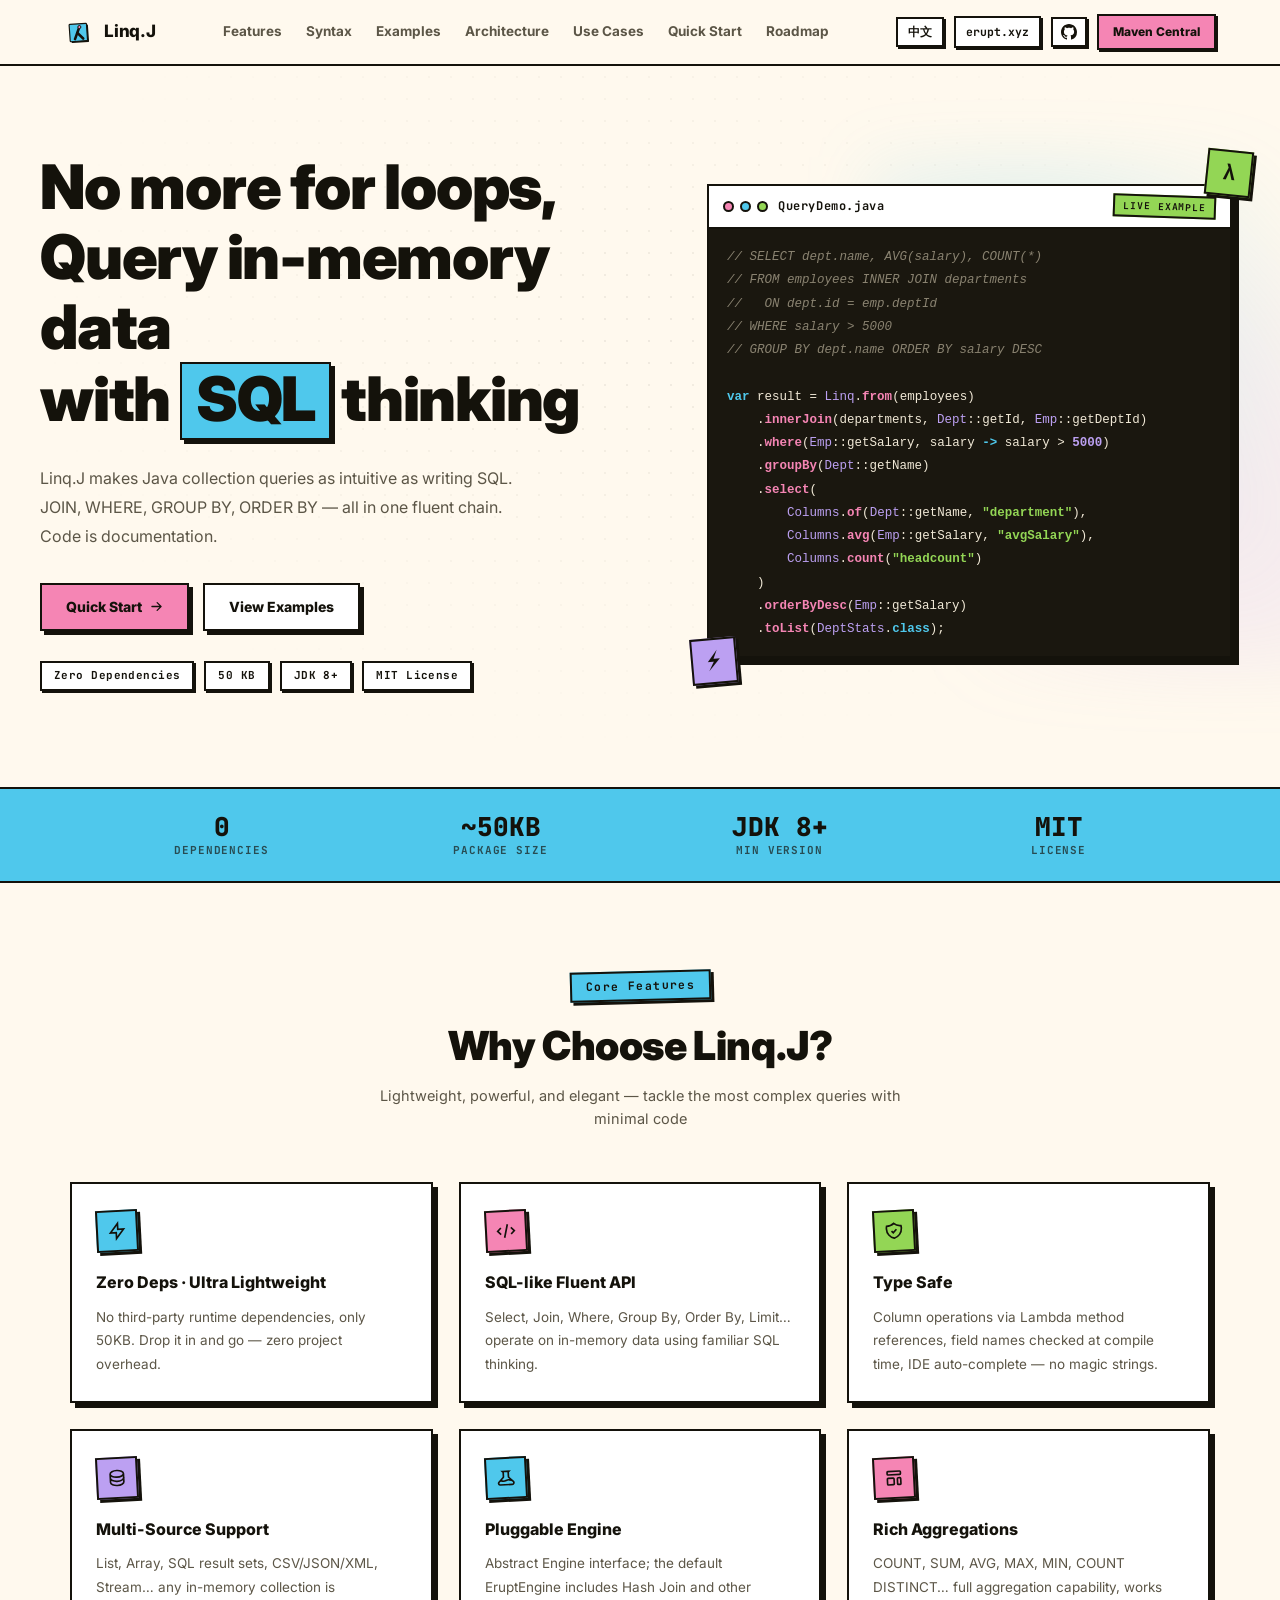
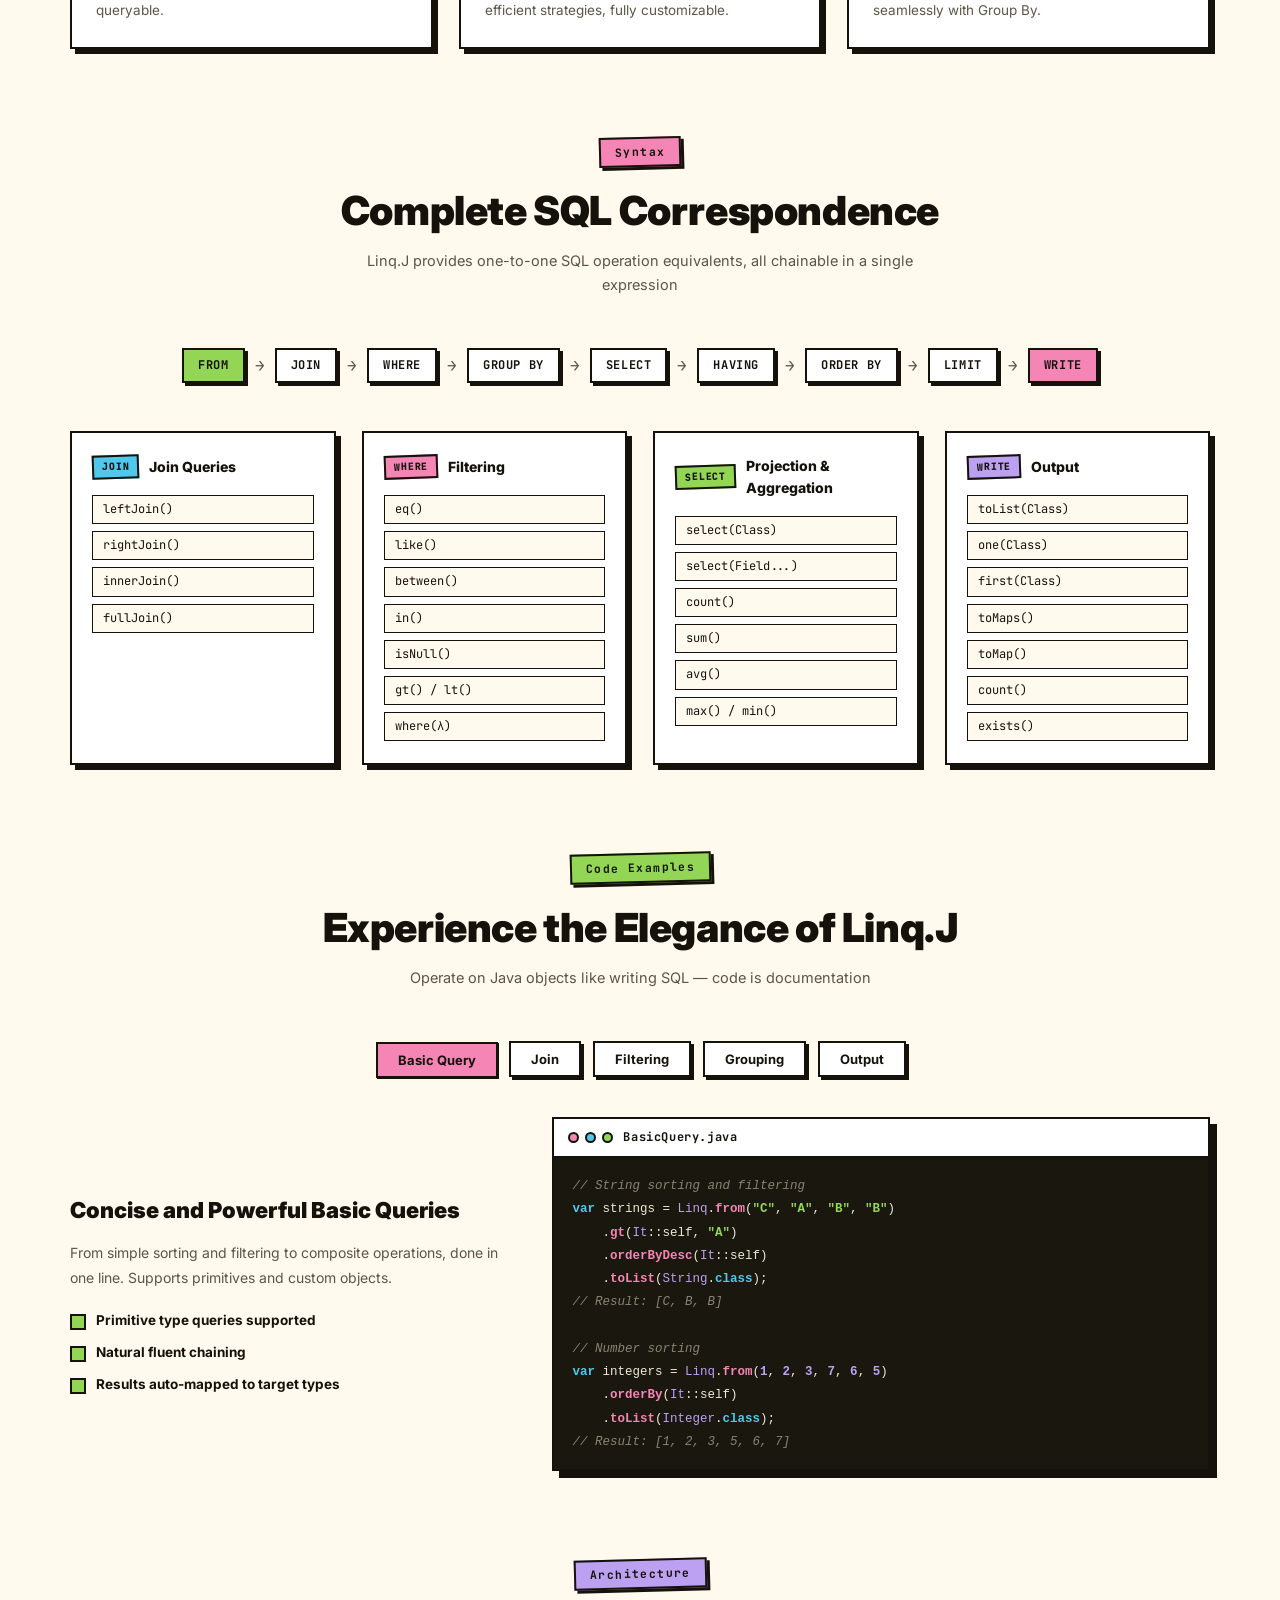
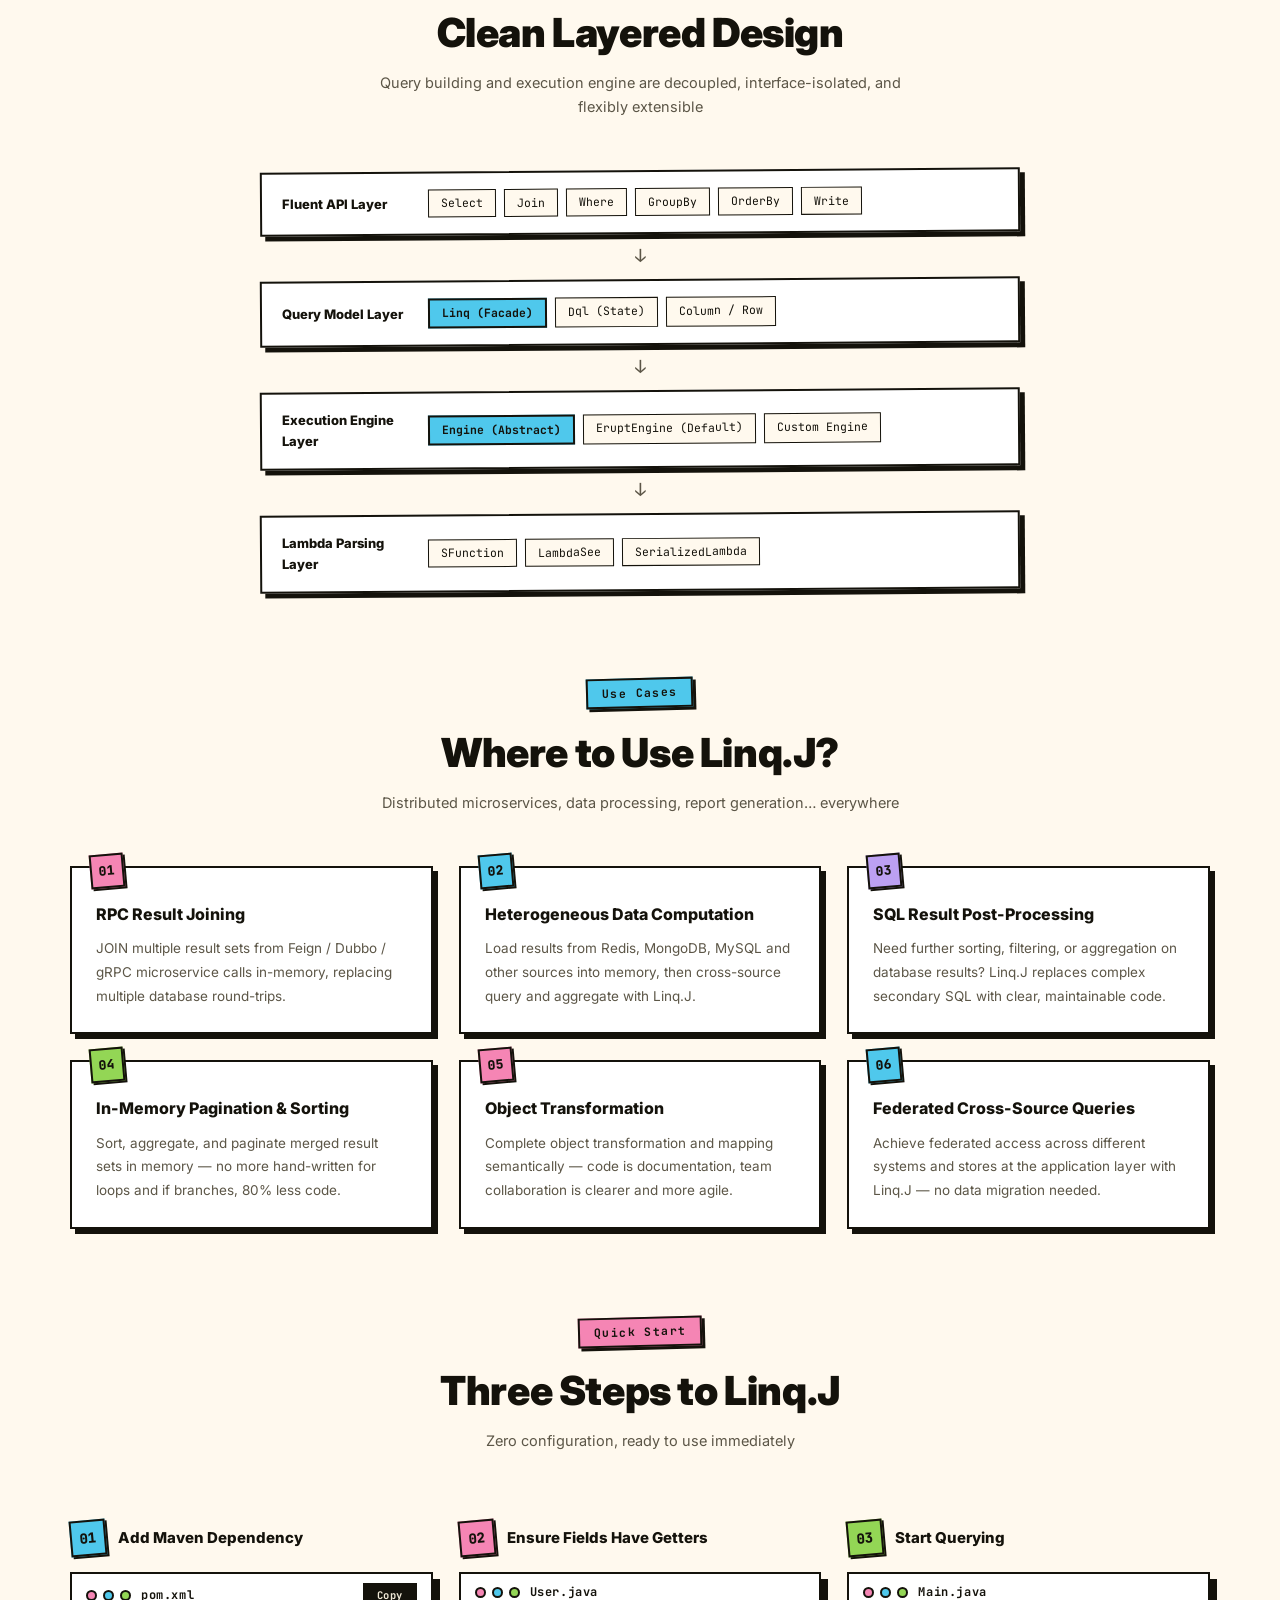
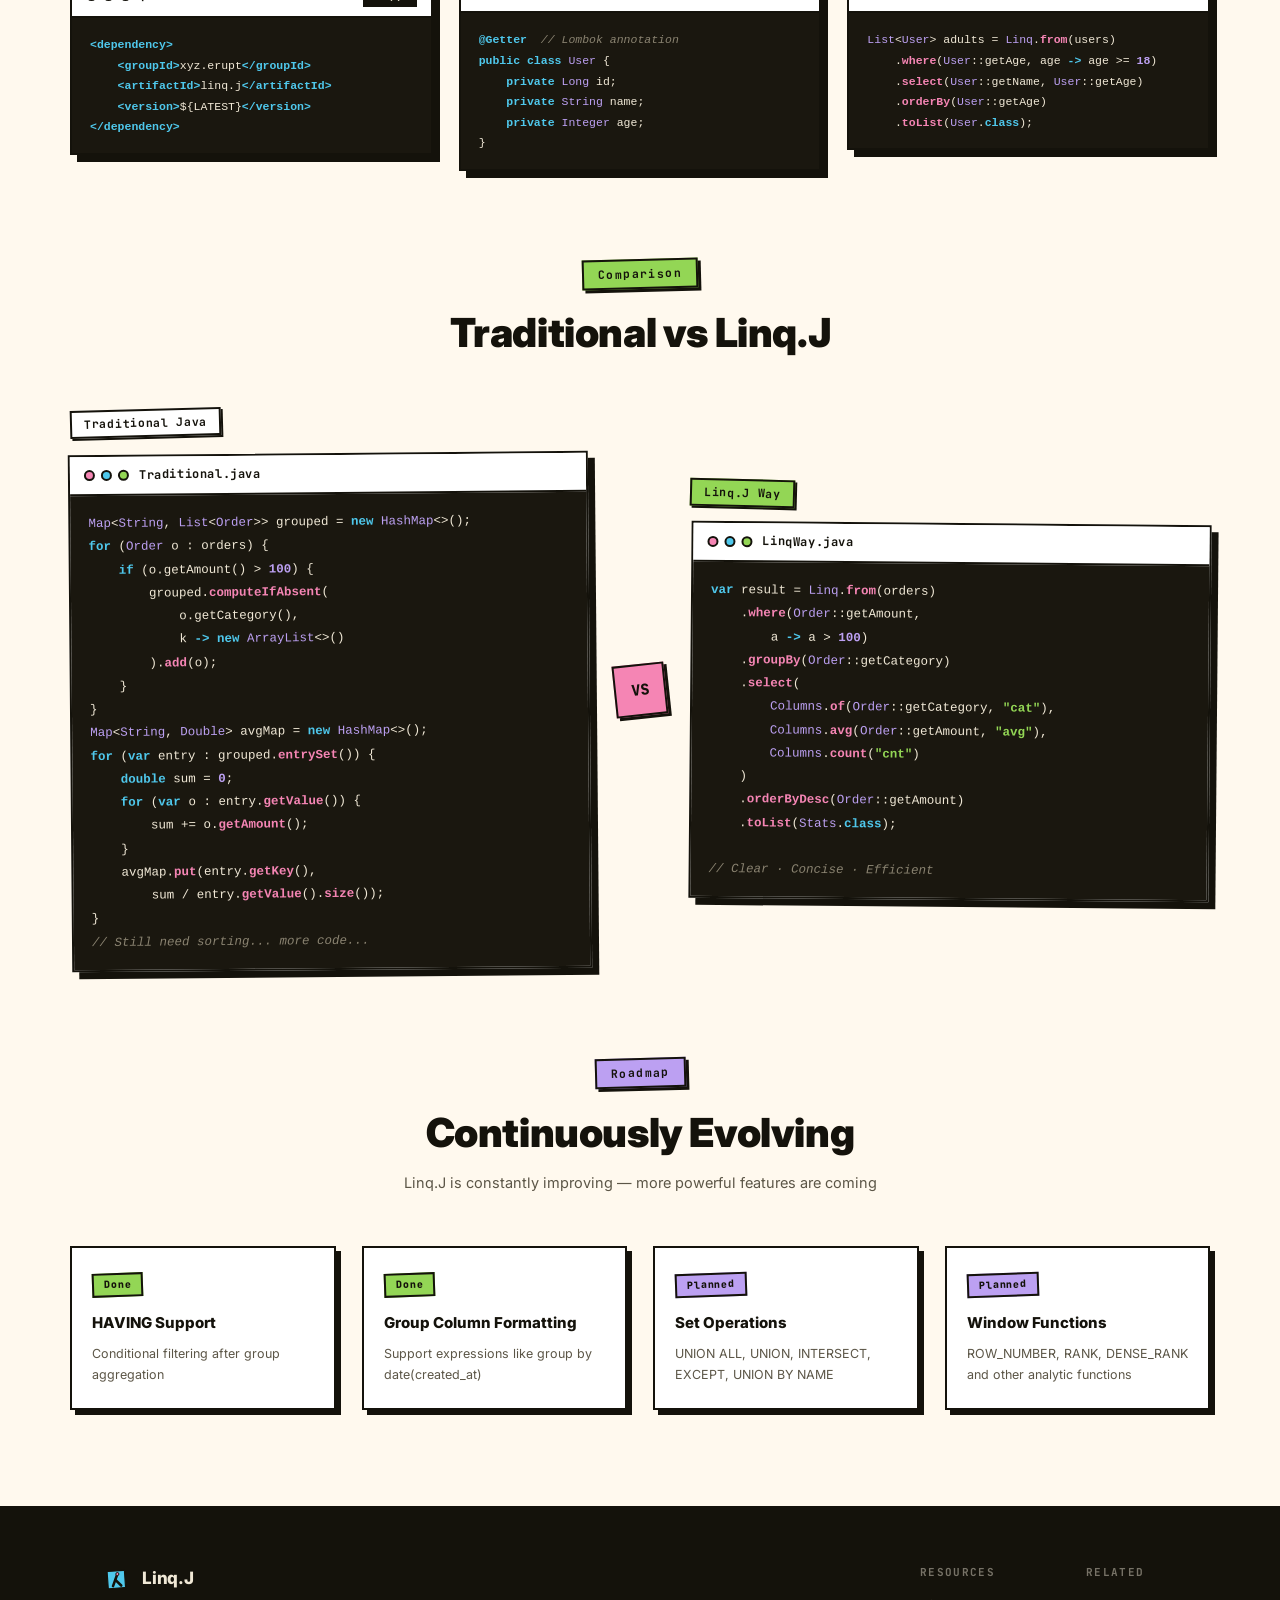
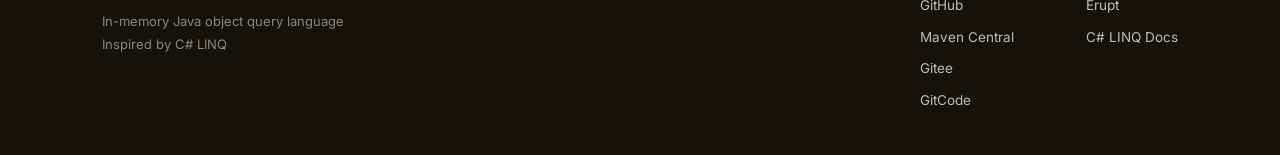
<file: docs/index.html>
<!DOCTYPE html>
<html lang="zh-CN">
<head>
    <meta charset="UTF-8">
    <meta name="viewport" content="width=device-width, initial-scale=1.0">
    <title>Linq.J — Java 内存对象查询语言</title>
    <meta name="description" content="Linq.J 是一个轻量级零依赖的 Java 库，在内存集合上用链式 API 实现类 SQL 查询，灵感源自 C# LINQ。">
    <link rel="icon" type="image/svg+xml" href="logo.svg">
    <link rel="stylesheet" href="style.css">
    <link rel="preconnect" href="https://fonts.googleapis.com">
    <link rel="stylesheet" href="https://fonts.googleapis.com/css2?family=Inter:wght@400;700;800;900&family=JetBrains+Mono:wght@400;700;800&display=swap">
</head>
<body>

<!-- Navigation -->
<nav class="nav" id="nav">
    <div class="nav-inner">
        <a href="#" class="nav-logo">
            <img class="logo-img" src="logo.svg" width="30" height="30" alt="Linq.J">
            <span class="logo-text">Linq.J</span>
        </a>
        <div class="nav-links" id="navLinks">
            <a href="#features" data-i18n="nav.features">特性</a>
            <a href="#syntax" data-i18n="nav.syntax">语法</a>
            <a href="#examples" data-i18n="nav.examples">示例</a>
            <a href="#architecture" data-i18n="nav.architecture">架构</a>
            <a href="#scenarios" data-i18n="nav.scenarios">场景</a>
            <a href="#start" data-i18n="nav.start">快速开始</a>
            <a href="#roadmap" data-i18n="nav.roadmap">路线图</a>
        </div>
        <div class="nav-actions">
            <button id="langToggle" class="btn-lang" aria-label="Switch language">EN</button>
            <a href="https://www.erupt.xyz" target="_blank" class="btn-erupt" aria-label="Erupt">erupt.xyz</a>
            <a href="https://github.com/erupts/linq.j" target="_blank" class="btn-github" aria-label="GitHub">
                <svg viewBox="0 0 24 24" width="16" height="16" fill="currentColor"><path d="M12 0C5.37 0 0 5.37 0 12c0 5.31 3.435 9.795 8.205 11.385.6.105.825-.255.825-.57 0-.285-.015-1.23-.015-2.235-3.015.555-3.795-.735-4.035-1.41-.135-.345-.72-1.41-1.23-1.695-.42-.225-1.02-.78-.015-.795.945-.015 1.62.87 1.845 1.23 1.08 1.815 2.805 1.305 3.495.99.105-.78.42-1.305.765-1.605-2.67-.3-5.46-1.335-5.46-5.925 0-1.305.465-2.385 1.23-3.225-.12-.3-.54-1.53.12-3.18 0 0 1.005-.315 3.3 1.23.96-.27 1.98-.405 3-.405s2.04.135 3 .405c2.295-1.56 3.3-1.23 3.3-1.23.66 1.65.24 2.88.12 3.18.765.84 1.23 1.905 1.23 3.225 0 4.605-2.805 5.625-5.475 5.925.435.375.81 1.095.81 2.22 0 1.605-.015 2.895-.015 3.3 0 .315.225.69.825.57A12.02 12.02 0 0024 12c0-6.63-5.37-12-12-12z"/></svg>
            </a>
            <a href="https://mvnrepository.com/search?q=linq.j" target="_blank" class="btn-accent">Maven Central</a>
        </div>
        <button class="nav-toggle" id="navToggle" aria-label="Toggle menu">
            <span></span><span></span><span></span>
        </button>
    </div>
</nav>

<!-- Hero -->
<section class="hero" id="hero-section">
    <div class="hero-cols">
        <div class="hero-copy">
            <h1 class="hero-title" data-i18n="hero.title" data-i18n-html>
                不写 for 循环，<br>
                用&nbsp;<span class="hero-sql-word">SQL</span>&nbsp;思维<br>
                查询内存数据
            </h1>
            <p class="hero-desc" data-i18n="hero.desc">
                Linq.J 让 Java 集合查询变得像写 SQL 一样直观。
                JOIN、WHERE、GROUP BY、ORDER BY，链式一行搞定，代码即文档。
            </p>
            <div class="hero-actions">
                <a href="#start" class="btn-accent">
                    <span data-i18n="hero.btn-primary">快速开始</span>
                    <svg viewBox="0 0 20 20" width="13" height="13" fill="currentColor"><path fill-rule="evenodd" d="M10.293 3.293a1 1 0 011.414 0l6 6a1 1 0 010 1.414l-6 6a1 1 0 01-1.414-1.414L14.586 11H3a1 1 0 110-2h11.586l-4.293-4.293a1 1 0 010-1.414z" clip-rule="evenodd"/></svg>
                </a>
                <a href="#examples" class="btn-outline" data-i18n="hero.btn-secondary">查看示例</a>
            </div>
            <div class="hero-pills">
                <span class="hero-pill" data-i18n="hero.pill1">零外部依赖</span>
                <span class="hero-pill">50 KB</span>
                <span class="hero-pill">JDK 8+</span>
                <span class="hero-pill" data-i18n="hero.pill4">MIT 开源</span>
            </div>
        </div>
        <div class="hero-visual">
            <span class="hero-sticker hero-sticker-1" aria-hidden="true">λ</span>
            <span class="hero-sticker hero-sticker-2" aria-hidden="true">⚡</span>
            <div class="code-window">
                <div class="code-header">
                    <div class="code-dots">
                        <span class="dot dot-red"></span>
                        <span class="dot dot-yellow"></span>
                        <span class="dot dot-green"></span>
                    </div>
                    <span class="code-filename">QueryDemo.java</span>
                    <div class="code-tag">LIVE EXAMPLE</div>
                </div>
                <pre class="code-body"><code><span class="cmt">// SELECT dept.name, AVG(salary), COUNT(*)</span>
<span class="cmt">// FROM employees INNER JOIN departments</span>
<span class="cmt">//   ON dept.id = emp.deptId</span>
<span class="cmt">// WHERE salary > 5000</span>
<span class="cmt">// GROUP BY dept.name ORDER BY salary DESC</span>

<span class="kw">var</span> result = <span class="cls">Linq</span>.<span class="fn">from</span>(employees)
    .<span class="fn">innerJoin</span>(departments, <span class="cls">Dept</span>::getId, <span class="cls">Emp</span>::getDeptId)
    .<span class="fn">where</span>(<span class="cls">Emp</span>::getSalary, salary <span class="kw">-></span> salary > <span class="num">5000</span>)
    .<span class="fn">groupBy</span>(<span class="cls">Dept</span>::getName)
    .<span class="fn">select</span>(
        <span class="cls">Columns</span>.<span class="fn">of</span>(<span class="cls">Dept</span>::getName, <span class="str">"department"</span>),
        <span class="cls">Columns</span>.<span class="fn">avg</span>(<span class="cls">Emp</span>::getSalary, <span class="str">"avgSalary"</span>),
        <span class="cls">Columns</span>.<span class="fn">count</span>(<span class="str">"headcount"</span>)
    )
    .<span class="fn">orderByDesc</span>(<span class="cls">Emp</span>::getSalary)
    .<span class="fn">toList</span>(<span class="cls">DeptStats</span>.<span class="kw">class</span>);</code></pre>
            </div>
        </div>
    </div>
</section>

<!-- Stats strip -->
<div class="stats-strip">
    <div class="stats-inner">
        <div class="stat-item">
            <div class="stat-value">0</div>
            <div class="stat-label" data-i18n="stats.label1">外部依赖</div>
        </div>
        <div class="stat-item">
            <div class="stat-value">~50KB</div>
            <div class="stat-label" data-i18n="stats.label2">体积大小</div>
        </div>
        <div class="stat-item">
            <div class="stat-value">JDK 8+</div>
            <div class="stat-label" data-i18n="stats.label3">最低版本</div>
        </div>
        <div class="stat-item">
            <div class="stat-value">MIT</div>
            <div class="stat-label" data-i18n="stats.label4">开源协议</div>
        </div>
    </div>
</div>

<!-- Features -->
<section class="sec" id="features">
    <div class="sec-inner">
        <div class="section-head">
            <span class="eyebrow eyebrow-cyan" data-i18n="features.tag">核心特性</span>
            <h2 class="section-title" data-i18n="features.title">为什么选择 Linq.J？</h2>
            <p class="section-desc" data-i18n="features.desc">轻量、强大、优雅 — 用最少的代码完成最复杂的数据查询</p>
        </div>
        <div class="card-grid">
            <div class="feature-card" data-aos>
                <div class="feature-icon">
                    <svg viewBox="0 0 24 24" width="20" height="20" fill="none" stroke="currentColor" stroke-width="2"><path d="M13 10V3L4 14h7v7l9-11h-7z"/></svg>
                </div>
                <h3 data-i18n="features.card1.title">零依赖 · 极致轻量</h3>
                <p data-i18n="features.card1.desc">运行时无任何第三方依赖，仅 50KB 大小。引入即用，不会给项目带来任何负担。</p>
            </div>
            <div class="feature-card" data-aos>
                <div class="feature-icon">
                    <svg viewBox="0 0 24 24" width="20" height="20" fill="none" stroke="currentColor" stroke-width="2"><path d="M10 20l4-16m4 4l4 4-4 4M6 16l-4-4 4-4"/></svg>
                </div>
                <h3 data-i18n="features.card2.title">类 SQL 链式语法</h3>
                <p data-i18n="features.card2.desc">Select、Join、Where、Group By、Order By、Limit… 用你熟悉的 SQL 思维操作内存数据。</p>
            </div>
            <div class="feature-card" data-aos>
                <div class="feature-icon">
                    <svg viewBox="0 0 24 24" width="20" height="20" fill="none" stroke="currentColor" stroke-width="2"><path d="M9 12l2 2 4-4m5.618-4.016A11.955 11.955 0 0112 2.944a11.955 11.955 0 01-8.618 3.04A12.02 12.02 0 003 9c0 5.591 3.824 10.29 9 11.622 5.176-1.332 9-6.03 9-11.622 0-1.042-.133-2.052-.382-3.016z"/></svg>
                </div>
                <h3 data-i18n="features.card3.title">类型安全</h3>
                <p data-i18n="features.card3.desc">基于 Lambda 方法引用的列操作，编译期检查字段名，IDE 自动补全，告别魔法字符串。</p>
            </div>
            <div class="feature-card" data-aos>
                <div class="feature-icon">
                    <svg viewBox="0 0 24 24" width="20" height="20" fill="none" stroke="currentColor" stroke-width="2"><path d="M4 7v10c0 2.21 3.582 4 8 4s8-1.79 8-4V7M4 7c0 2.21 3.582 4 8 4s8-1.79 8-4M4 7c0-2.21 3.582-4 8-4s8 1.79 8 4m0 5c0 2.21-3.582 4-8 4s-8-1.79-8-4"/></svg>
                </div>
                <h3 data-i18n="features.card4.title">多数据源支持</h3>
                <p data-i18n="features.card4.desc">List、Array、SQL 结果集、CSV/JSON/XML、Stream… 任何内存中的集合都能查询。</p>
            </div>
            <div class="feature-card" data-aos>
                <div class="feature-icon">
                    <svg viewBox="0 0 24 24" width="20" height="20" fill="none" stroke="currentColor" stroke-width="2"><path d="M19.428 15.428a2 2 0 00-1.022-.547l-2.387-.477a6 6 0 00-3.86.517l-.318.158a6 6 0 01-3.86.517L6.05 15.21a2 2 0 00-1.806.547M8 4h8l-1 1v5.172a2 2 0 00.586 1.414l5 5c1.26 1.26.367 3.414-1.415 3.414H4.828c-1.782 0-2.674-2.154-1.414-3.414l5-5A2 2 0 009 10.172V5L8 4z"/></svg>
                </div>
                <h3 data-i18n="features.card5.title">可插拔查询引擎</h3>
                <p data-i18n="features.card5.desc">抽象 Engine 接口，默认 EruptEngine 内置 Hash Join 等高效策略，可自定义扩展。</p>
            </div>
            <div class="feature-card" data-aos>
                <div class="feature-icon">
                    <svg viewBox="0 0 24 24" width="20" height="20" fill="none" stroke="currentColor" stroke-width="2"><path d="M4 5a1 1 0 011-1h14a1 1 0 011 1v2a1 1 0 01-1 1H5a1 1 0 01-1-1V5zM4 13a1 1 0 011-1h6a1 1 0 011 1v6a1 1 0 01-1 1H5a1 1 0 01-1-1v-6zM16 13a1 1 0 011-1h2a1 1 0 011 1v6a1 1 0 01-1 1h-2a1 1 0 01-1-1v-6z"/></svg>
                </div>
                <h3 data-i18n="features.card6.title">丰富的聚合函数</h3>
                <p data-i18n="features.card6.desc">COUNT、SUM、AVG、MAX、MIN、COUNT DISTINCT… 完整的聚合能力，配合 Group By 使用。</p>
            </div>
        </div>
    </div>
</section>

<!-- Syntax -->
<section class="sec" id="syntax">
    <div class="sec-inner">
        <div class="section-head">
            <span class="eyebrow eyebrow-pink" data-i18n="syntax.tag">操作语法</span>
            <h2 class="section-title" data-i18n="syntax.title">完整的 SQL 操作对应</h2>
            <p class="section-desc" data-i18n="syntax.desc">Linq.J 提供了与 SQL 一一对应的操作方法，链式调用一气呵成</p>
        </div>
        <div class="syntax-flow" data-aos>
            <div class="syntax-node syntax-node-start">FROM</div>
            <div class="syntax-arrow">→</div>
            <div class="syntax-node">JOIN</div>
            <div class="syntax-arrow">→</div>
            <div class="syntax-node">WHERE</div>
            <div class="syntax-arrow">→</div>
            <div class="syntax-node">GROUP BY</div>
            <div class="syntax-arrow">→</div>
            <div class="syntax-node">SELECT</div>
            <div class="syntax-arrow">→</div>
            <div class="syntax-node">HAVING</div>
            <div class="syntax-arrow">→</div>
            <div class="syntax-node">ORDER BY</div>
            <div class="syntax-arrow">→</div>
            <div class="syntax-node">LIMIT</div>
            <div class="syntax-arrow">→</div>
            <div class="syntax-node syntax-node-end">WRITE</div>
        </div>
        <div class="syntax-grid" data-aos>
            <div class="syntax-card">
                <div class="syntax-card-header">
                    <span class="syntax-card-tag">JOIN</span>
                    <span class="syntax-card-title" data-i18n="syntax.join.title">关联查询</span>
                </div>
                <div class="syntax-card-items">
                    <code>leftJoin()</code>
                    <code>rightJoin()</code>
                    <code>innerJoin()</code>
                    <code>fullJoin()</code>
                </div>
            </div>
            <div class="syntax-card">
                <div class="syntax-card-header">
                    <span class="syntax-card-tag">WHERE</span>
                    <span class="syntax-card-title" data-i18n="syntax.where.title">条件过滤</span>
                </div>
                <div class="syntax-card-items">
                    <code>eq()</code>
                    <code>like()</code>
                    <code>between()</code>
                    <code>in()</code>
                    <code>isNull()</code>
                    <code>gt() / lt()</code>
                    <code>where(λ)</code>
                </div>
            </div>
            <div class="syntax-card">
                <div class="syntax-card-header">
                    <span class="syntax-card-tag">SELECT</span>
                    <span class="syntax-card-title" data-i18n="syntax.select.title">投影与聚合</span>
                </div>
                <div class="syntax-card-items">
                    <code>select(Class)</code>
                    <code>select(Field...)</code>
                    <code>count()</code>
                    <code>sum()</code>
                    <code>avg()</code>
                    <code>max() / min()</code>
                </div>
            </div>
            <div class="syntax-card">
                <div class="syntax-card-header">
                    <span class="syntax-card-tag">WRITE</span>
                    <span class="syntax-card-title" data-i18n="syntax.write.title">结果写出</span>
                </div>
                <div class="syntax-card-items">
                    <code>toList(Class)</code>
                    <code>one(Class)</code>
                    <code>first(Class)</code>
                    <code>toMaps()</code>
                    <code>toMap()</code>
                    <code>count()</code>
                    <code>exists()</code>
                </div>
            </div>
        </div>
    </div>
</section>

<!-- Examples -->
<section class="sec" id="examples">
    <div class="sec-inner">
        <div class="section-head">
            <span class="eyebrow eyebrow-green" data-i18n="examples.tag">代码示例</span>
            <h2 class="section-title" data-i18n="examples.title">直观感受 Linq.J 的优雅</h2>
            <p class="section-desc" data-i18n="examples.desc">像写 SQL 一样操作 Java 对象，代码即文档</p>
        </div>
        <div class="examples-tabs">
            <button class="tab-btn active" data-tab="tab-basic" data-i18n="examples.tab.basic">基础查询</button>
            <button class="tab-btn" data-tab="tab-join" data-i18n="examples.tab.join">多表关联</button>
            <button class="tab-btn" data-tab="tab-where" data-i18n="examples.tab.where">条件过滤</button>
            <button class="tab-btn" data-tab="tab-group" data-i18n="examples.tab.group">分组聚合</button>
            <button class="tab-btn" data-tab="tab-write" data-i18n="examples.tab.write">结果写出</button>
        </div>

        <div class="tab-panel active" id="tab-basic">
            <div class="example-grid">
                <div class="example-info">
                    <h3 data-i18n="examples.basic.title">简洁强大的基础查询</h3>
                    <p data-i18n="examples.basic.desc">从简单的排序过滤到复合操作，一行代码搞定。支持原始类型和自定义对象。</p>
                    <ul class="example-points">
                        <li data-i18n="examples.basic.li1">支持原始类型直接查询</li>
                        <li data-i18n="examples.basic.li2">链式调用自然流畅</li>
                        <li data-i18n="examples.basic.li3">结果自动映射到目标类型</li>
                    </ul>
                </div>
                <div class="example-code">
                    <div class="code-window">
                        <div class="code-header">
                            <div class="code-dots"><span class="dot dot-red"></span><span class="dot dot-yellow"></span><span class="dot dot-green"></span></div>
                            <span class="code-filename">BasicQuery.java</span>
                        </div>
                        <pre class="code-body"><code><span class="cmt" data-i18n="code.basic.cmt1">// 字符串排序过滤</span>
<span class="kw">var</span> strings = <span class="cls">Linq</span>.<span class="fn">from</span>(<span class="str">"C"</span>, <span class="str">"A"</span>, <span class="str">"B"</span>, <span class="str">"B"</span>)
    .<span class="fn">gt</span>(<span class="cls">It</span>::self, <span class="str">"A"</span>)
    .<span class="fn">orderByDesc</span>(<span class="cls">It</span>::self)
    .<span class="fn">toList</span>(<span class="cls">String</span>.<span class="kw">class</span>);
<span class="cmt" data-i18n="code.basic.cmt2">// 结果: [C, B, B]</span>

<span class="cmt" data-i18n="code.basic.cmt3">// 数字排序</span>
<span class="kw">var</span> integers = <span class="cls">Linq</span>.<span class="fn">from</span>(<span class="num">1</span>, <span class="num">2</span>, <span class="num">3</span>, <span class="num">7</span>, <span class="num">6</span>, <span class="num">5</span>)
    .<span class="fn">orderBy</span>(<span class="cls">It</span>::self)
    .<span class="fn">toList</span>(<span class="cls">Integer</span>.<span class="kw">class</span>);
<span class="cmt" data-i18n="code.basic.cmt4">// 结果: [1, 2, 3, 5, 6, 7]</span></code></pre>
                    </div>
                </div>
            </div>
        </div>

        <div class="tab-panel" id="tab-join">
            <div class="example-grid">
                <div class="example-info">
                    <h3 data-i18n="examples.join.title">强大的多表关联</h3>
                    <p data-i18n="examples.join.desc">支持四种标准 JOIN 操作，使用 Hash 策略实现高效关联，语法与 SQL 完全对应。</p>
                    <ul class="example-points">
                        <li data-i18n="examples.join.li1">LEFT / RIGHT / INNER / FULL JOIN</li>
                        <li data-i18n="examples.join.li2">Hash Join 高效引擎</li>
                        <li data-i18n="examples.join.li3">Lambda 类型安全关联键</li>
                    </ul>
                </div>
                <div class="example-code">
                    <div class="code-window">
                        <div class="code-header">
                            <div class="code-dots"><span class="dot dot-red"></span><span class="dot dot-yellow"></span><span class="dot dot-green"></span></div>
                            <span class="code-filename">JoinQuery.java</span>
                        </div>
                        <pre class="code-body"><code><span class="cmt" data-i18n="code.join.cmt1">// Left Join + 多表 Select</span>
<span class="cls">Linq</span>.<span class="fn">from</span>(source)
    .<span class="fn">leftJoin</span>(target, <span class="cls">Target</span>::getId, <span class="cls">Source</span>::getId)
    .<span class="fn">select</span>(<span class="cls">Source</span>.<span class="kw">class</span>)
    .<span class="fn">select</span>(<span class="cls">Target</span>::getName)
    .<span class="fn">toList</span>(<span class="cls">Result</span>.<span class="kw">class</span>);

<span class="cmt" data-i18n="code.join.cmt2">// Inner Join + Where + Distinct</span>
<span class="kw">var</span> names = <span class="cls">Linq</span>.<span class="fn">from</span>(data)
    .<span class="fn">innerJoin</span>(target, <span class="cls">Target</span>::getId, <span class="cls">Data</span>::getId)
    .<span class="fn">like</span>(<span class="cls">Data</span>::getName, <span class="str">"a"</span>)
    .<span class="fn">select</span>(<span class="cls">Data</span>::getName)
    .<span class="fn">distinct</span>()
    .<span class="fn">orderBy</span>(<span class="cls">Data</span>::getName)
    .<span class="fn">toList</span>(<span class="cls">String</span>.<span class="kw">class</span>);</code></pre>
                    </div>
                </div>
            </div>
        </div>

        <div class="tab-panel" id="tab-where">
            <div class="example-grid">
                <div class="example-info">
                    <h3 data-i18n="examples.where.title">灵活的条件过滤</h3>
                    <p data-i18n="examples.where.desc">从简单的等值比较到复杂的自定义条件，WHERE 子句覆盖你的所有需求。</p>
                    <ul class="example-points">
                        <li data-i18n="examples.where.li1">eq / between / in / like / isNull</li>
                        <li data-i18n="examples.where.li2">单字段 Lambda 条件</li>
                        <li data-i18n="examples.where.li3">多字段自定义组合条件</li>
                    </ul>
                </div>
                <div class="example-code">
                    <div class="code-window">
                        <div class="code-header">
                            <div class="code-dots"><span class="dot dot-red"></span><span class="dot dot-yellow"></span><span class="dot dot-green"></span></div>
                            <span class="code-filename">WhereQuery.java</span>
                        </div>
                        <pre class="code-body"><code><span class="cmt" data-i18n="code.where.cmt1">// 精确匹配</span>
<span class="cls">Linq</span>.<span class="fn">from</span>(source).<span class="fn">eq</span>(<span class="cls">User</span>::getName, <span class="str">"Thanos"</span>);

<span class="cmt" data-i18n="code.where.cmt2">// 范围查询</span>
<span class="cls">Linq</span>.<span class="fn">from</span>(source).<span class="fn">between</span>(<span class="cls">User</span>::getId, <span class="num">1</span>, <span class="num">100</span>);

<span class="cmt" data-i18n="code.where.cmt3">// 自定义单字段条件</span>
<span class="cls">Linq</span>.<span class="fn">from</span>(source).<span class="fn">where</span>(<span class="cls">User</span>::getId, id <span class="kw">-></span> id >= <span class="num">5</span>);

<span class="cmt" data-i18n="code.where.cmt4">// 多字段组合条件</span>
<span class="cls">Linq</span>.<span class="fn">from</span>(source).<span class="fn">where</span>(row <span class="kw">-></span> {
    <span class="cls">String</span> name = row.<span class="fn">get</span>(<span class="cls">User</span>::getName);
    <span class="cls">Integer</span> age = (<span class="cls">Integer</span>) row.<span class="fn">get</span>(<span class="cls">User</span>::getAge);
    <span class="kw">return</span> <span class="str">"admin"</span>.<span class="fn">equals</span>(name) || age > <span class="num">18</span>;
});</code></pre>
                    </div>
                </div>
            </div>
        </div>

        <div class="tab-panel" id="tab-group">
            <div class="example-grid">
                <div class="example-info">
                    <h3 data-i18n="examples.group.title">分组与聚合</h3>
                    <p data-i18n="examples.group.desc">Group By + 聚合函数 + Having，完整的分组聚合能力，生成统计报表轻而易举。</p>
                    <ul class="example-points">
                        <li data-i18n="examples.group.li1">GROUP BY 分组</li>
                        <li data-i18n="examples.group.li2">HAVING 过滤</li>
                        <li data-i18n="examples.group.li3">多聚合函数组合</li>
                    </ul>
                </div>
                <div class="example-code">
                    <div class="code-window">
                        <div class="code-header">
                            <div class="code-dots"><span class="dot dot-red"></span><span class="dot dot-yellow"></span><span class="dot dot-green"></span></div>
                            <span class="code-filename">GroupByQuery.java</span>
                        </div>
                        <pre class="code-body"><code><span class="cls">Linq</span>.<span class="fn">from</span>(source)
    .<span class="fn">groupBy</span>(<span class="cls">Order</span>::getCategory)
    .<span class="fn">select</span>(
        <span class="cls">Columns</span>.<span class="fn">of</span>(<span class="cls">Order</span>::getCategory, <span class="str">"name"</span>),
        <span class="cls">Columns</span>.<span class="fn">min</span>(<span class="cls">Order</span>::getDate, <span class="str">"earliest"</span>),
        <span class="cls">Columns</span>.<span class="fn">avg</span>(<span class="cls">Order</span>::getPrice, <span class="str">"avgPrice"</span>),
        <span class="cls">Columns</span>.<span class="fn">count</span>(<span class="str">"total"</span>),
        <span class="cls">Columns</span>.<span class="fn">countDistinct</span>(
            <span class="cls">Order</span>::getBuyer, <span class="str">"uniqueBuyers"</span>
        )
    )
    .<span class="fn">having</span>(row <span class="kw">-></span>
        <span class="cls">Integer</span>.<span class="fn">parseInt</span>(
            row.<span class="fn">get</span>(<span class="str">"total"</span>).<span class="fn">toString</span>()
        ) > <span class="num">10</span>
    )
    .<span class="fn">orderBy</span>(<span class="cls">Order</span>::getPrice)
    .<span class="fn">toList</span>(<span class="cls">CategoryStats</span>.<span class="kw">class</span>);</code></pre>
                    </div>
                </div>
            </div>
        </div>

        <div class="tab-panel" id="tab-write">
            <div class="example-grid">
                <div class="example-info">
                    <h3 data-i18n="examples.write.title">灵活的结果写出</h3>
                    <p data-i18n="examples.write.desc">查询结果可以映射为 Java 对象、List、Map 或单个值，满足不同场景需求。</p>
                    <ul class="example-points">
                        <li data-i18n="examples.write.li1">toList() → List&lt;T&gt;</li>
                        <li data-i18n="examples.write.li2">one() → T</li>
                        <li data-i18n="examples.write.li3">toMaps() → List&lt;Map&gt;</li>
                        <li data-i18n="examples.write.li4">toMap() → Map</li>
                    </ul>
                </div>
                <div class="example-code">
                    <div class="code-window">
                        <div class="code-header">
                            <div class="code-dots"><span class="dot dot-red"></span><span class="dot dot-yellow"></span><span class="dot dot-green"></span></div>
                            <span class="code-filename">WriteResult.java</span>
                        </div>
                        <pre class="code-body"><code><span class="cmt" data-i18n="code.write.cmt1">// 写出为对象列表</span>
<span class="cls">List</span>&lt;<span class="cls">User</span>&gt; list = <span class="cls">Linq</span>.<span class="fn">from</span>(source)
    .<span class="fn">orderByAsc</span>(<span class="cls">User</span>::getDate)
    .<span class="fn">toList</span>(<span class="cls">User</span>.<span class="kw">class</span>);

<span class="cmt" data-i18n="code.write.cmt2">// 写出单个对象</span>
<span class="cls">User</span> one = <span class="cls">Linq</span>.<span class="fn">from</span>(source)
    .<span class="fn">limit</span>(<span class="num">1</span>)
    .<span class="fn">one</span>(<span class="cls">User</span>.<span class="kw">class</span>);

<span class="cmt" data-i18n="code.write.cmt3">// 写出为 Map 列表</span>
<span class="cls">List</span>&lt;<span class="cls">Map</span>&lt;<span class="cls">String</span>, <span class="cls">Object</span>&gt;&gt; maps =
    <span class="cls">Linq</span>.<span class="fn">from</span>(source).<span class="fn">toMaps</span>();

<span class="cmt" data-i18n="code.write.cmt4">// 写出单个 Map</span>
<span class="cls">Map</span>&lt;<span class="cls">String</span>, <span class="cls">Object</span>&gt; map =
    <span class="cls">Linq</span>.<span class="fn">from</span>(source).<span class="fn">toMap</span>();</code></pre>
                    </div>
                </div>
            </div>
        </div>
    </div>
</section>

<!-- Architecture -->
<section class="sec" id="architecture">
    <div class="sec-inner">
        <div class="section-head">
            <span class="eyebrow eyebrow-purple" data-i18n="arch.tag">技术架构</span>
            <h2 class="section-title" data-i18n="arch.title">清晰的分层设计</h2>
            <p class="section-desc" data-i18n="arch.desc">查询构建与执行引擎解耦，接口隔离，灵活可扩展</p>
        </div>
        <div class="arch-diagram" data-aos>
            <div class="arch-layer">
                <div class="arch-label" data-i18n="arch.layer1">链式 API 层</div>
                <div class="arch-items">
                    <div class="arch-item">Select</div>
                    <div class="arch-item">Join</div>
                    <div class="arch-item">Where</div>
                    <div class="arch-item">GroupBy</div>
                    <div class="arch-item">OrderBy</div>
                    <div class="arch-item">Write</div>
                </div>
            </div>
            <div class="arch-connector">↓</div>
            <div class="arch-layer">
                <div class="arch-label" data-i18n="arch.layer2">查询模型层</div>
                <div class="arch-items">
                    <div class="arch-item arch-item-core" data-i18n="arch.item.facade">Linq (门面)</div>
                    <div class="arch-item" data-i18n="arch.item.state">Dql (查询状态)</div>
                    <div class="arch-item">Column / Row</div>
                </div>
            </div>
            <div class="arch-connector">↓</div>
            <div class="arch-layer">
                <div class="arch-label" data-i18n="arch.layer3">执行引擎层</div>
                <div class="arch-items">
                    <div class="arch-item arch-item-core" data-i18n="arch.item.abstract">Engine (抽象)</div>
                    <div class="arch-item" data-i18n="arch.item.default">EruptEngine (默认)</div>
                    <div class="arch-item">Custom Engine</div>
                </div>
            </div>
            <div class="arch-connector">↓</div>
            <div class="arch-layer">
                <div class="arch-label" data-i18n="arch.layer4">Lambda 解析层</div>
                <div class="arch-items">
                    <div class="arch-item">SFunction</div>
                    <div class="arch-item">LambdaSee</div>
                    <div class="arch-item">SerializedLambda</div>
                </div>
            </div>
        </div>
    </div>
</section>

<!-- Scenarios -->
<section class="sec" id="scenarios">
    <div class="sec-inner">
        <div class="section-head">
            <span class="eyebrow eyebrow-cyan" data-i18n="scenarios.tag">应用场景</span>
            <h2 class="section-title" data-i18n="scenarios.title">在哪里使用 Linq.J？</h2>
            <p class="section-desc" data-i18n="scenarios.desc">分布式微服务、数据处理、报表生成… 无处不在</p>
        </div>
        <div class="card-grid">
            <div class="scenario-card" data-aos>
                <span class="scenario-number">01</span>
                <h3 data-i18n="scenarios.card1.title">RPC 结果关联</h3>
                <p data-i18n="scenarios.card1.desc">Feign / Dubbo / gRPC 等微服务调用返回的多个结果集，通过 Linq.J 在内存中进行 JOIN 关联，替代多次数据库查询。</p>
            </div>
            <div class="scenario-card" data-aos>
                <span class="scenario-number">02</span>
                <h3 data-i18n="scenarios.card2.title">异构数据计算</h3>
                <p data-i18n="scenarios.card2.desc">Redis、MongoDB、MySQL 等不同数据源的结果，统一加载到内存后，用 Linq.J 进行跨源查询与聚合。</p>
            </div>
            <div class="scenario-card" data-aos>
                <span class="scenario-number">03</span>
                <h3 data-i18n="scenarios.card3.title">SQL 结果再加工</h3>
                <p data-i18n="scenarios.card3.desc">数据库查询结果需要进一步排序、过滤、聚合？Linq.J 让代码替代复杂的二次 SQL，逻辑清晰可维护。</p>
            </div>
            <div class="scenario-card" data-aos>
                <span class="scenario-number">04</span>
                <h3 data-i18n="scenarios.card4.title">内存分页与排序</h3>
                <p data-i18n="scenarios.card4.desc">多结果合并后的排序聚合与内存分页，告别手写 for 循环和 if 分支，代码量减少 80%。</p>
            </div>
            <div class="scenario-card" data-aos>
                <span class="scenario-number">05</span>
                <h3 data-i18n="scenarios.card5.title">对象转换映射</h3>
                <p data-i18n="scenarios.card5.desc">语义化地完成对象转换与映射，代码即文档，团队协作更清晰敏捷。</p>
            </div>
            <div class="scenario-card" data-aos>
                <span class="scenario-number">06</span>
                <h3 data-i18n="scenarios.card6.title">跨数据源联邦查询</h3>
                <p data-i18n="scenarios.card6.desc">不同系统、不同存储的数据，通过 Linq.J 在应用层实现联邦访问，无需数据迁移。</p>
            </div>
        </div>
    </div>
</section>

<!-- Getting Started -->
<section class="sec" id="start">
    <div class="sec-inner">
        <div class="section-head">
            <span class="eyebrow eyebrow-pink" data-i18n="start.tag">快速开始</span>
            <h2 class="section-title" data-i18n="start.title">三步上手 Linq.J</h2>
            <p class="section-desc" data-i18n="start.desc">零配置，即装即用</p>
        </div>
        <div class="steps-grid">
            <div class="step-item" data-aos>
                <div class="step-header">
                    <span class="step-number">01</span>
                    <span class="step-title" data-i18n="start.step1">添加 Maven 依赖</span>
                </div>
                <div class="code-window">
                    <div class="code-header">
                        <div class="code-dots"><span class="dot dot-red"></span><span class="dot dot-yellow"></span><span class="dot dot-green"></span></div>
                        <span class="code-filename">pom.xml</span>
                        <button class="copy-btn" data-copy="dep" data-i18n="start.copy">复制</button>
                    </div>
                    <pre class="code-body"><code id="dep"><span class="kw">&lt;dependency&gt;</span>
    <span class="kw">&lt;groupId&gt;</span>xyz.erupt<span class="kw">&lt;/groupId&gt;</span>
    <span class="kw">&lt;artifactId&gt;</span>linq.j<span class="kw">&lt;/artifactId&gt;</span>
    <span class="kw">&lt;version&gt;</span>${LATEST}<span class="kw">&lt;/version&gt;</span>
<span class="kw">&lt;/dependency&gt;</span></code></pre>
                </div>
            </div>
            <div class="step-item" data-aos>
                <div class="step-header">
                    <span class="step-number">02</span>
                    <span class="step-title" data-i18n="start.step2">确保字段有 Getter</span>
                </div>
                <div class="code-window">
                    <div class="code-header">
                        <div class="code-dots"><span class="dot dot-red"></span><span class="dot dot-yellow"></span><span class="dot dot-green"></span></div>
                        <span class="code-filename">User.java</span>
                    </div>
                    <pre class="code-body"><code><span class="kw">@Getter</span>  <span class="cmt" data-i18n="code.start.cmt1">// Lombok 注解</span>
<span class="kw">public class</span> <span class="cls">User</span> {
    <span class="kw">private</span> <span class="cls">Long</span> id;
    <span class="kw">private</span> <span class="cls">String</span> name;
    <span class="kw">private</span> <span class="cls">Integer</span> age;
}</code></pre>
                </div>
            </div>
            <div class="step-item" data-aos>
                <div class="step-header">
                    <span class="step-number">03</span>
                    <span class="step-title" data-i18n="start.step3">开始查询</span>
                </div>
                <div class="code-window">
                    <div class="code-header">
                        <div class="code-dots"><span class="dot dot-red"></span><span class="dot dot-yellow"></span><span class="dot dot-green"></span></div>
                        <span class="code-filename">Main.java</span>
                    </div>
                    <pre class="code-body"><code><span class="cls">List</span>&lt;<span class="cls">User</span>&gt; adults = <span class="cls">Linq</span>.<span class="fn">from</span>(users)
    .<span class="fn">where</span>(<span class="cls">User</span>::getAge, age <span class="kw">-></span> age >= <span class="num">18</span>)
    .<span class="fn">select</span>(<span class="cls">User</span>::getName, <span class="cls">User</span>::getAge)
    .<span class="fn">orderBy</span>(<span class="cls">User</span>::getAge)
    .<span class="fn">toList</span>(<span class="cls">User</span>.<span class="kw">class</span>);</code></pre>
                </div>
            </div>
        </div>
    </div>
</section>

<!-- Comparison -->
<section class="sec" id="comparison">
    <div class="sec-inner">
        <div class="section-head">
            <span class="eyebrow eyebrow-green" data-i18n="comparison.tag">对比</span>
            <h2 class="section-title" data-i18n="comparison.title">传统写法 vs Linq.J</h2>
        </div>
        <div class="compare-grid" data-aos>
            <div class="compare-before">
                <span class="compare-label" data-i18n="comparison.before">传统 Java 写法</span>
                <div class="code-window">
                    <div class="code-header">
                        <div class="code-dots"><span class="dot dot-red"></span><span class="dot dot-yellow"></span><span class="dot dot-green"></span></div>
                        <span class="code-filename">Traditional.java</span>
                    </div>
                    <pre class="code-body"><code><span class="cls">Map</span>&lt;<span class="cls">String</span>, <span class="cls">List</span>&lt;<span class="cls">Order</span>&gt;&gt; grouped = <span class="kw">new</span> <span class="cls">HashMap</span>&lt;&gt;();
<span class="kw">for</span> (<span class="cls">Order</span> o : orders) {
    <span class="kw">if</span> (o.getAmount() > <span class="num">100</span>) {
        grouped.<span class="fn">computeIfAbsent</span>(
            o.getCategory(),
            k <span class="kw">-></span> <span class="kw">new</span> <span class="cls">ArrayList</span>&lt;&gt;()
        ).<span class="fn">add</span>(o);
    }
}
<span class="cls">Map</span>&lt;<span class="cls">String</span>, <span class="cls">Double</span>&gt; avgMap = <span class="kw">new</span> <span class="cls">HashMap</span>&lt;&gt;();
<span class="kw">for</span> (<span class="kw">var</span> entry : grouped.<span class="fn">entrySet</span>()) {
    <span class="kw">double</span> sum = <span class="num">0</span>;
    <span class="kw">for</span> (<span class="kw">var</span> o : entry.<span class="fn">getValue</span>()) {
        sum += o.<span class="fn">getAmount</span>();
    }
    avgMap.<span class="fn">put</span>(entry.<span class="fn">getKey</span>(),
        sum / entry.<span class="fn">getValue</span>().<span class="fn">size</span>());
}
<span class="cmt" data-i18n="code.compare.cmt1">// 还需要排序... 更多代码...</span></code></pre>
                </div>
            </div>
            <div class="compare-vs">VS</div>
            <div class="compare-after">
                <span class="compare-label" data-i18n="comparison.after">Linq.J 写法</span>
                <div class="code-window">
                    <div class="code-header">
                        <div class="code-dots"><span class="dot dot-red"></span><span class="dot dot-yellow"></span><span class="dot dot-green"></span></div>
                        <span class="code-filename">LinqWay.java</span>
                    </div>
                    <pre class="code-body"><code><span class="kw">var</span> result = <span class="cls">Linq</span>.<span class="fn">from</span>(orders)
    .<span class="fn">where</span>(<span class="cls">Order</span>::getAmount,
        a <span class="kw">-></span> a > <span class="num">100</span>)
    .<span class="fn">groupBy</span>(<span class="cls">Order</span>::getCategory)
    .<span class="fn">select</span>(
        <span class="cls">Columns</span>.<span class="fn">of</span>(<span class="cls">Order</span>::getCategory, <span class="str">"cat"</span>),
        <span class="cls">Columns</span>.<span class="fn">avg</span>(<span class="cls">Order</span>::getAmount, <span class="str">"avg"</span>),
        <span class="cls">Columns</span>.<span class="fn">count</span>(<span class="str">"cnt"</span>)
    )
    .<span class="fn">orderByDesc</span>(<span class="cls">Order</span>::getAmount)
    .<span class="fn">toList</span>(<span class="cls">Stats</span>.<span class="kw">class</span>);

<span class="cmt" data-i18n="code.compare.cmt2">// 清晰 · 简洁 · 高效</span></code></pre>
                </div>
            </div>
        </div>
    </div>
</section>

<!-- Roadmap -->
<section class="sec" id="roadmap">
    <div class="sec-inner">
        <div class="section-head">
            <span class="eyebrow eyebrow-purple" data-i18n="roadmap.tag">路线图</span>
            <h2 class="section-title" data-i18n="roadmap.title">持续进化中</h2>
            <p class="section-desc" data-i18n="roadmap.desc">Linq.J 正在不断完善，更多强大特性即将到来</p>
        </div>
        <div class="roadmap-items" data-aos>
            <div class="roadmap-item done">
                <div class="roadmap-card">
                    <span class="roadmap-status" data-i18n="roadmap.done">已完成</span>
                    <h4 data-i18n="roadmap.item1.title">HAVING 支持</h4>
                    <p data-i18n="roadmap.item1.desc">分组聚合后的条件过滤</p>
                </div>
            </div>
            <div class="roadmap-item done">
                <div class="roadmap-card">
                    <span class="roadmap-status" data-i18n="roadmap.done">已完成</span>
                    <h4 data-i18n="roadmap.item2.title">分组列格式化</h4>
                    <p data-i18n="roadmap.item2.desc">支持 group by date(created_at) 等表达式</p>
                </div>
            </div>
            <div class="roadmap-item planned">
                <div class="roadmap-card">
                    <span class="roadmap-status" data-i18n="roadmap.planned">计划中</span>
                    <h4 data-i18n="roadmap.item3.title">集合操作</h4>
                    <p data-i18n="roadmap.item3.desc">UNION ALL、UNION、INTERSECT、EXCEPT、UNION BY NAME</p>
                </div>
            </div>
            <div class="roadmap-item planned">
                <div class="roadmap-card">
                    <span class="roadmap-status" data-i18n="roadmap.planned">计划中</span>
                    <h4 data-i18n="roadmap.item4.title">窗口函数</h4>
                    <p data-i18n="roadmap.item4.desc">ROW_NUMBER、RANK、DENSE_RANK 等分析函数</p>
                </div>
            </div>
        </div>
    </div>
</section>

<!-- Footer -->
<footer class="footer">
    <div class="footer-inner">
        <div class="footer-brand">
            <div class="footer-brand-logo">
                <img class="logo-img" src="logo.svg" width="30" height="30" alt="Linq.J">
                <span class="logo-text">Linq.J</span>
            </div>
            <p class="footer-desc" data-i18n="footer.desc" data-i18n-html>基于内存的 Java 对象查询语言<br>灵感源自 C# LINQ</p>
        </div>
        <div class="footer-links">
            <div class="footer-col">
                <h4 data-i18n="footer.res">资源</h4>
                <a href="https://github.com/erupts/linq.j" target="_blank">GitHub</a>
                <a href="https://mvnrepository.com/search?q=linq.j" target="_blank">Maven Central</a>
                <a href="https://gitee.com/erupt/linq" target="_blank">Gitee</a>
                <a href="https://gitcode.com/erupts/Linq.J" target="_blank">GitCode</a>
            </div>
            <div class="footer-col">
                <h4 data-i18n="footer.related">相关</h4>
                <a href="https://www.erupt.xyz" target="_blank">Erupt</a>
                <a href="https://learn.microsoft.com/zh-cn/dotnet/csharp/linq/" target="_blank" data-i18n="footer.csharp">C# LINQ 参考</a>
            </div>
        </div>
    </div>
    <div class="footer-bottom">
        <p>MIT License &copy; Linq.J</p>
    </div>
</footer>

<script src="script.js"></script>
</body>
</html>
</file>
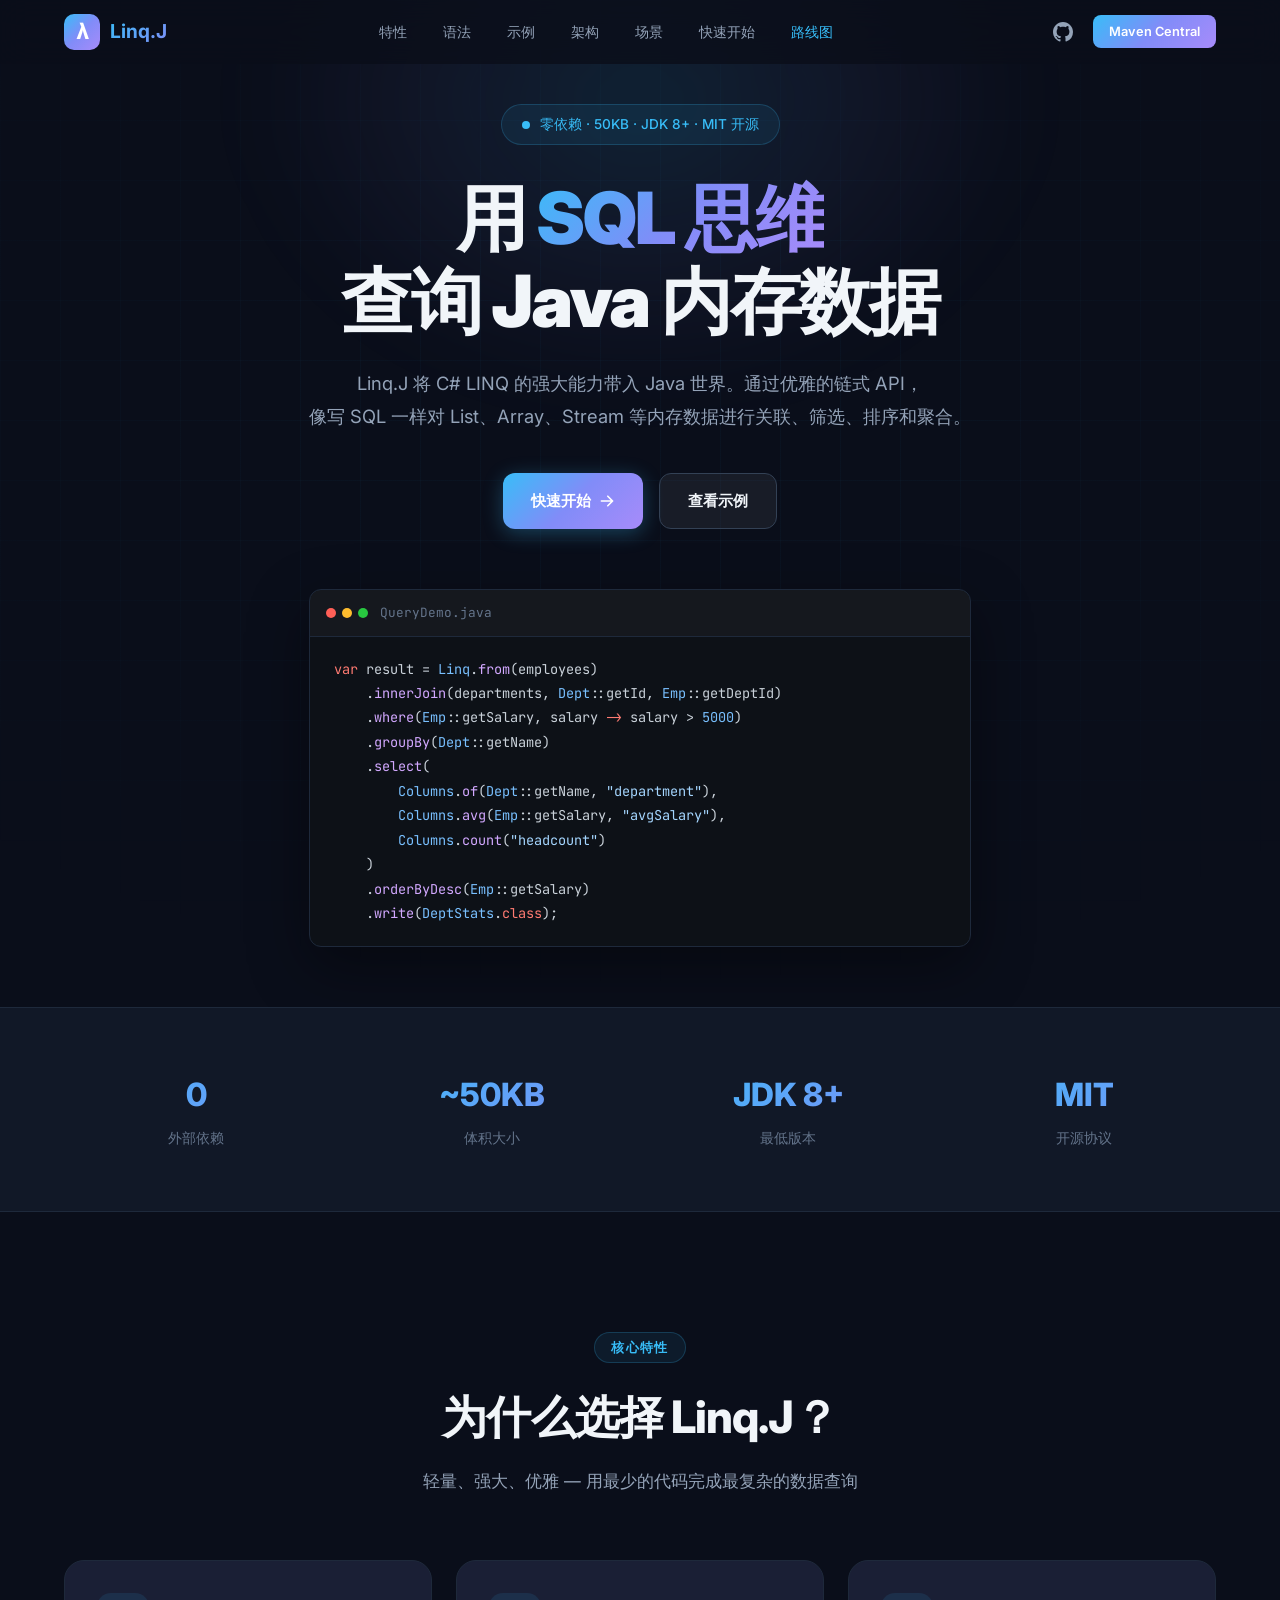
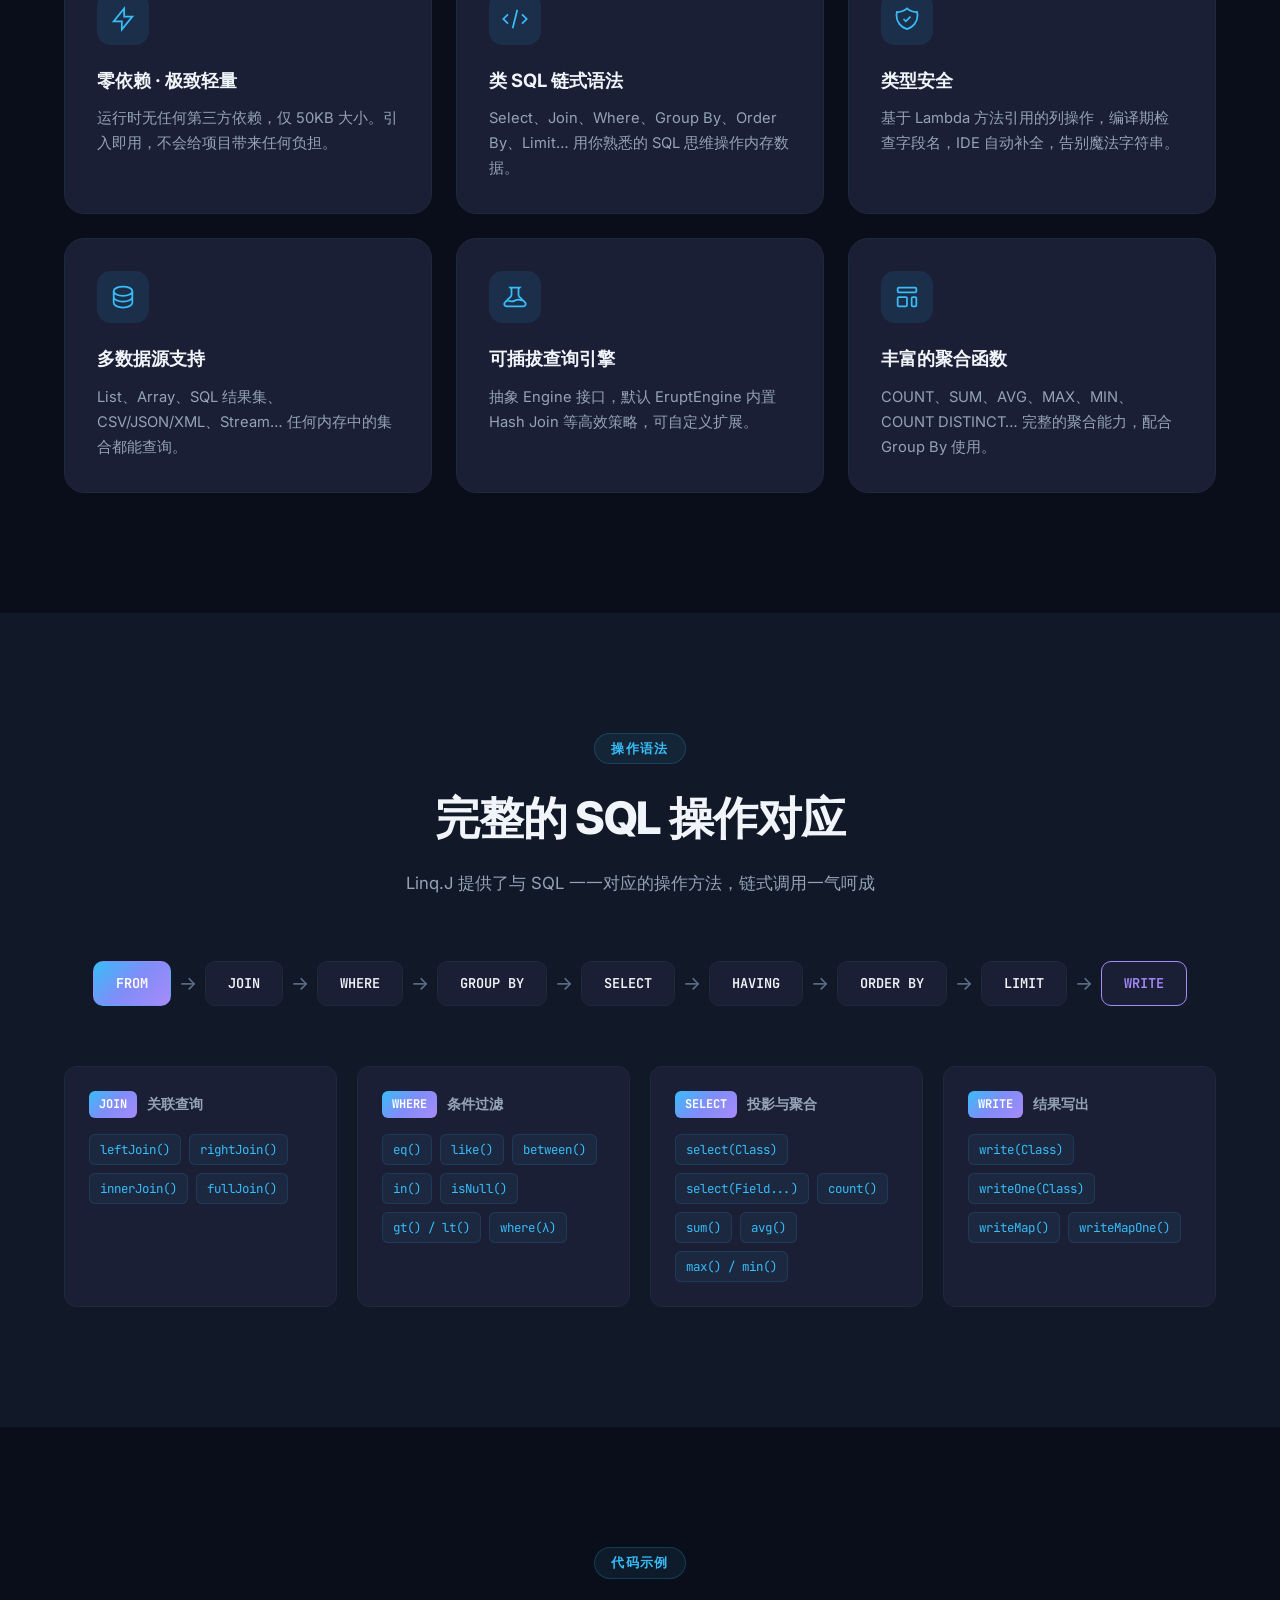
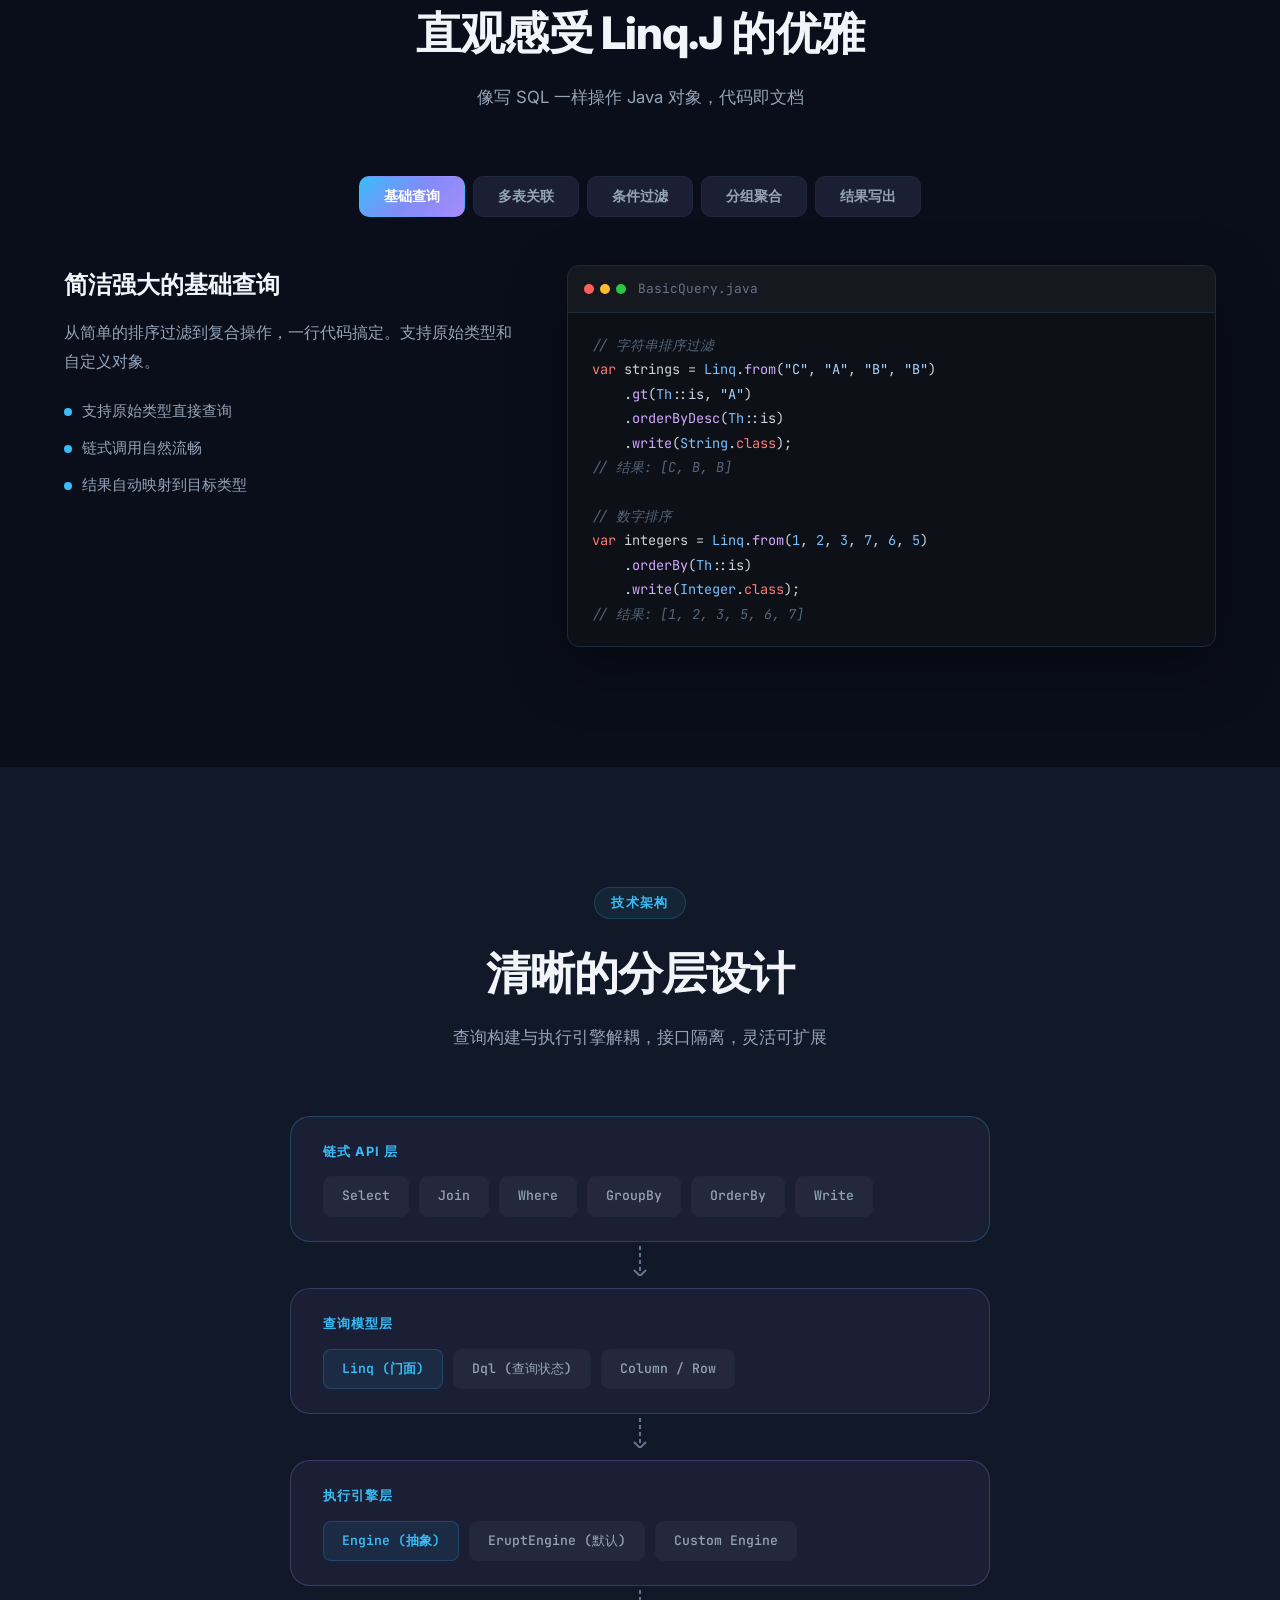
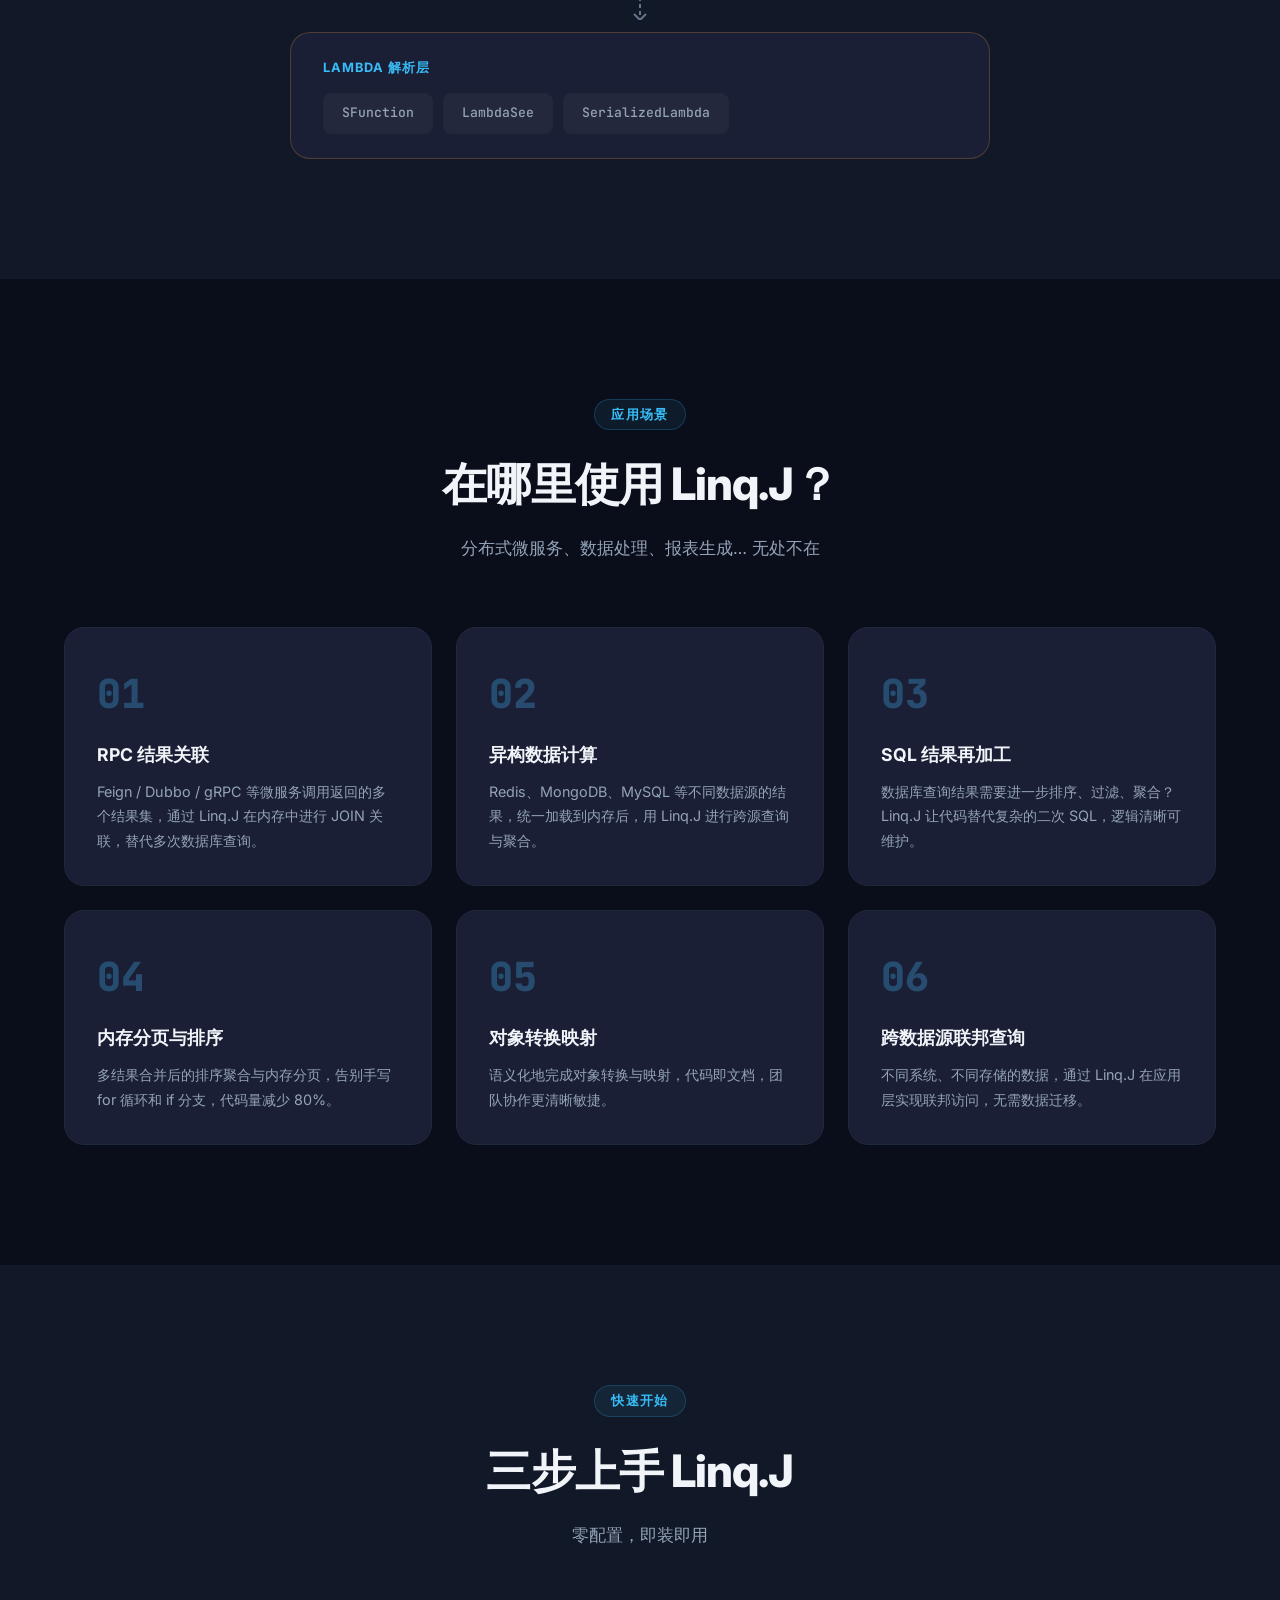
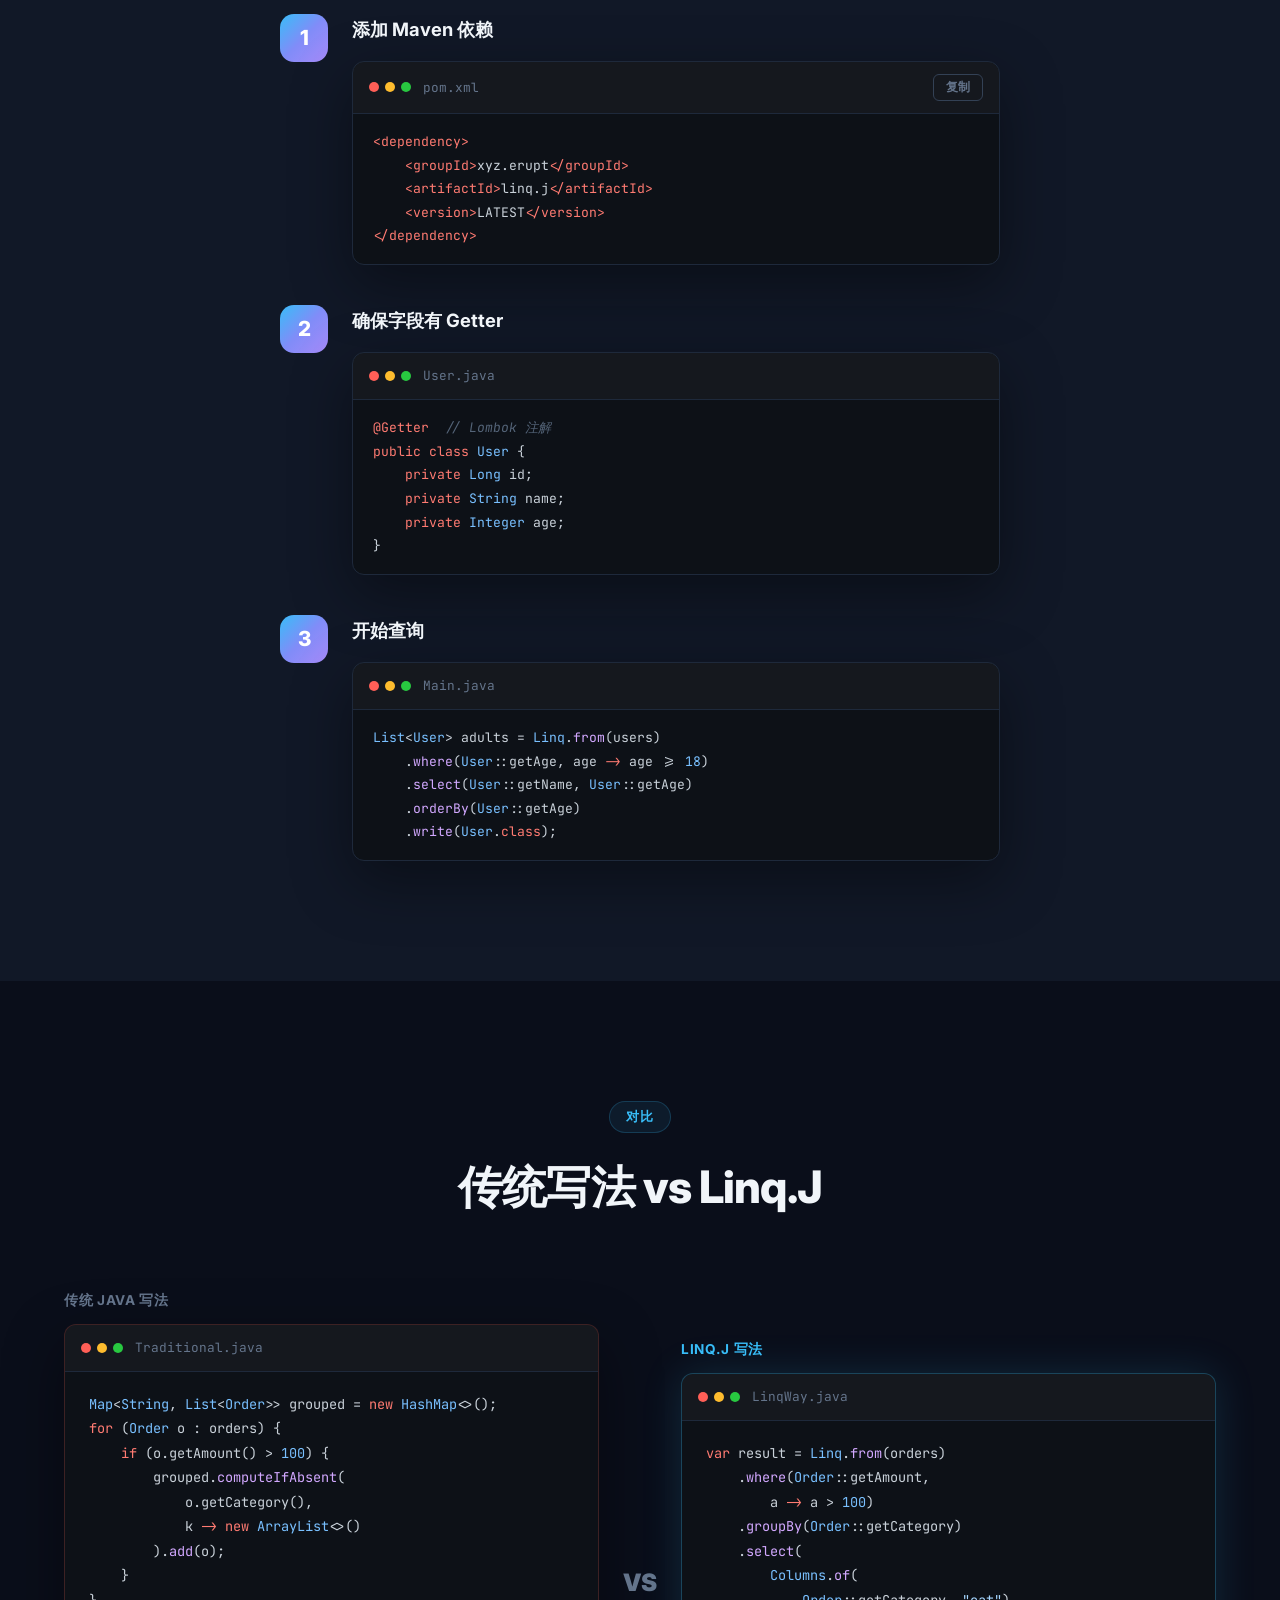
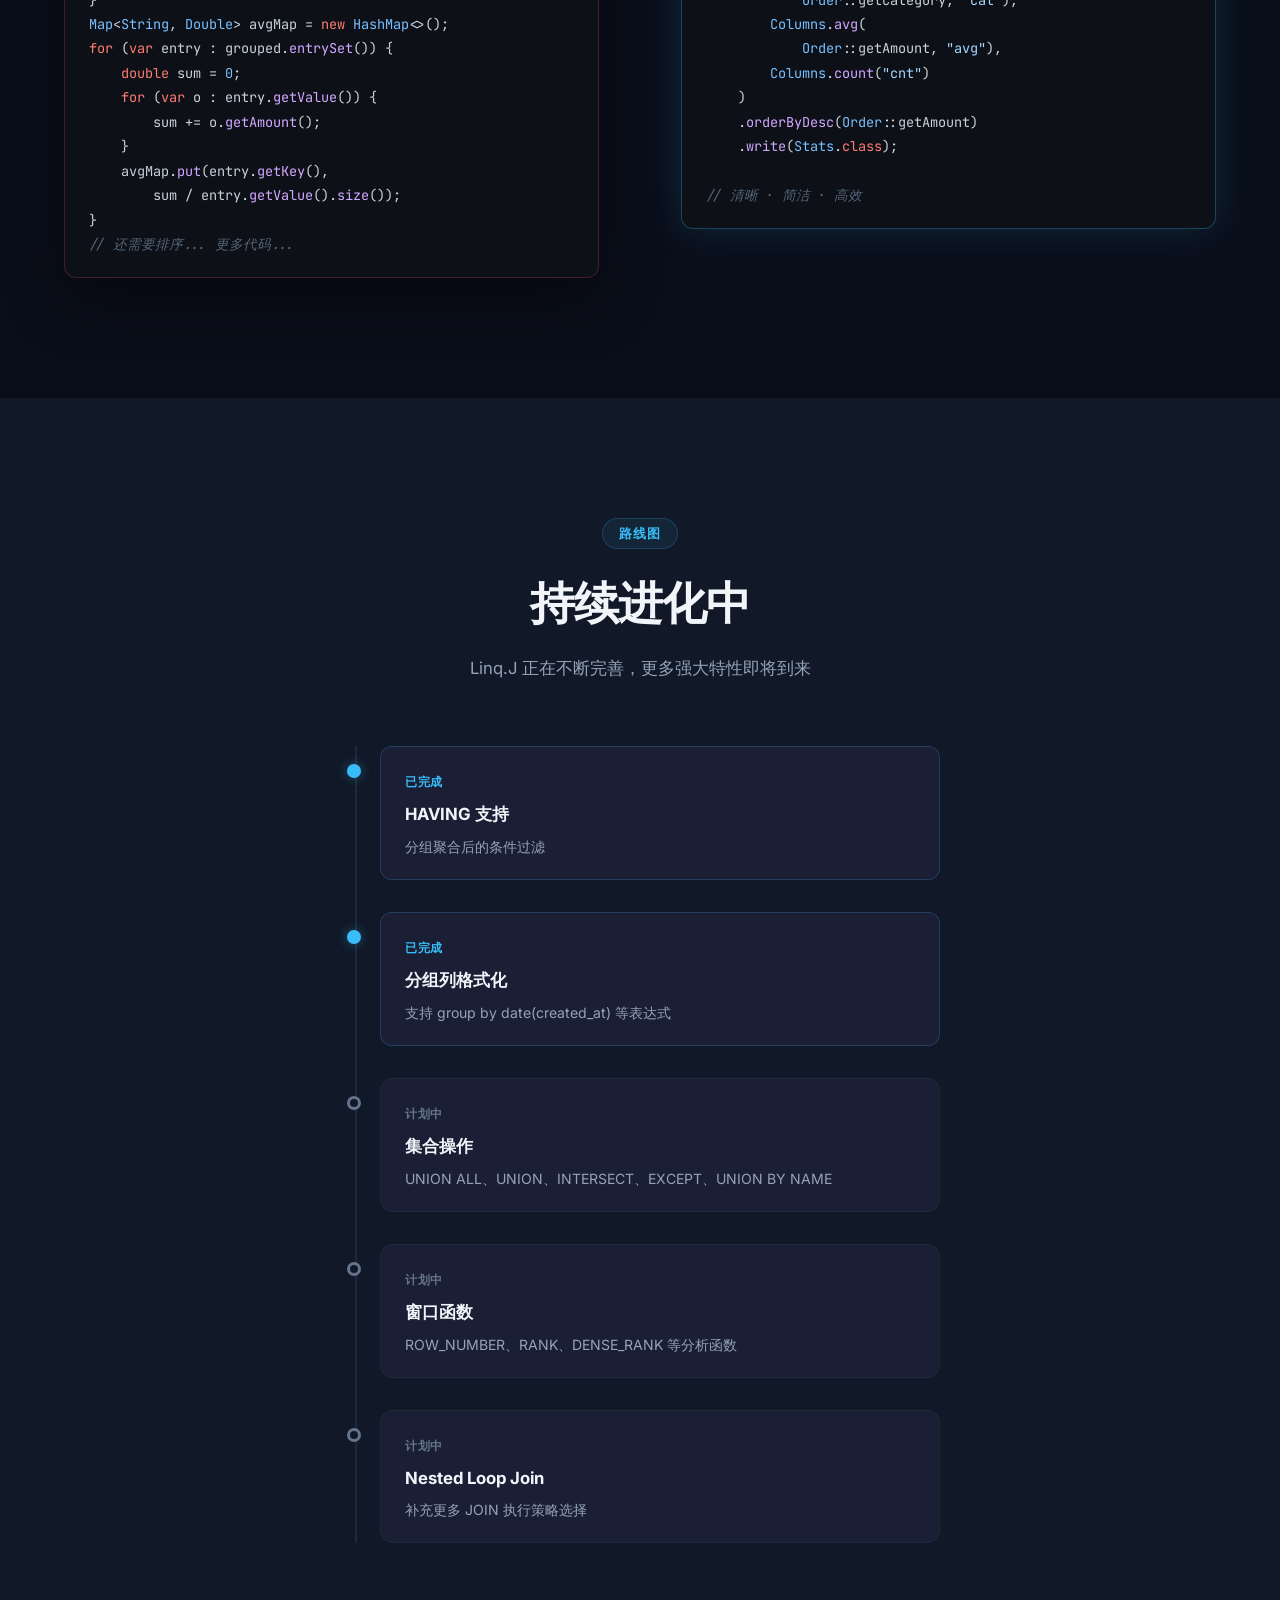
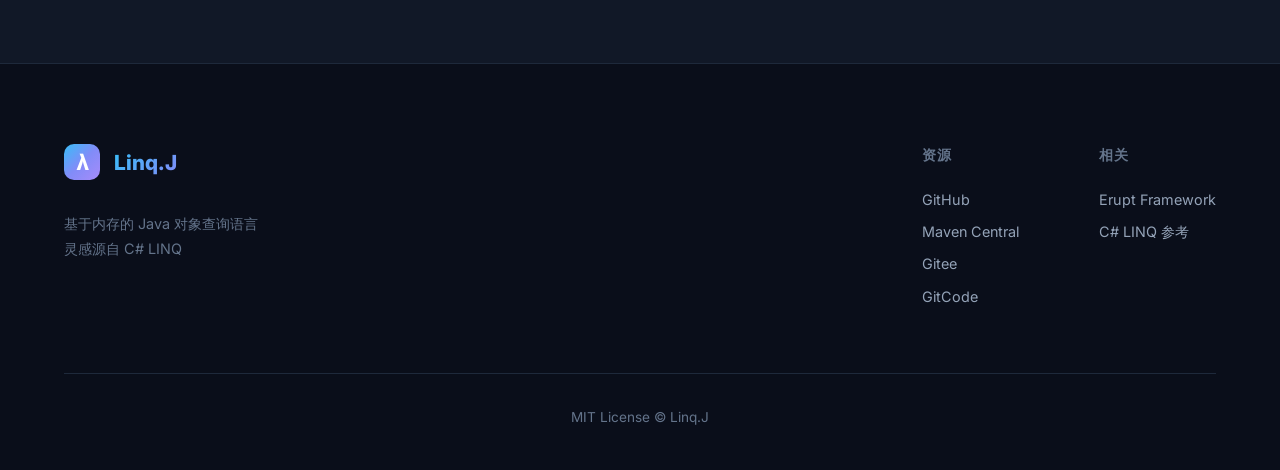
<file: web/index.html>
<!DOCTYPE html>
<html lang="zh-CN">
<head>
    <meta charset="UTF-8">
    <meta name="viewport" content="width=device-width, initial-scale=1.0">
    <title>Linq.J — Java 内存对象查询语言</title>
    <meta name="description" content="Linq.J 是一个轻量级零依赖的 Java 库，在内存集合上用链式 API 实现类 SQL 查询，灵感源自 C# LINQ。">
    <link rel="stylesheet" href="style.css">
    <link rel="preconnect" href="https://fonts.googleapis.com">
    <link rel="preconnect" href="https://fonts.gstatic.com" crossorigin>
    <link href="https://fonts.googleapis.com/css2?family=Inter:wght@300;400;500;600;700;800;900&family=JetBrains+Mono:wght@400;500;600&display=swap" rel="stylesheet">
</head>
<body>
    <!-- Navigation -->
    <nav class="nav" id="nav">
        <div class="nav-inner">
            <a href="#" class="nav-logo">
                <span class="logo-icon">λ</span>
                <span class="logo-text">Linq.J</span>
            </a>
            <div class="nav-links" id="navLinks">
                <a href="#features">特性</a>
                <a href="#syntax">语法</a>
                <a href="#examples">示例</a>
                <a href="#architecture">架构</a>
                <a href="#scenarios">场景</a>
                <a href="#start">快速开始</a>
                <a href="#roadmap">路线图</a>
            </div>
            <div class="nav-actions">
                <a href="https://github.com/erupts/linq.j" target="_blank" class="btn-github" aria-label="GitHub">
                    <svg viewBox="0 0 24 24" width="20" height="20" fill="currentColor"><path d="M12 0C5.37 0 0 5.37 0 12c0 5.31 3.435 9.795 8.205 11.385.6.105.825-.255.825-.57 0-.285-.015-1.23-.015-2.235-3.015.555-3.795-.735-4.035-1.41-.135-.345-.72-1.41-1.23-1.695-.42-.225-1.02-.78-.015-.795.945-.015 1.62.87 1.845 1.23 1.08 1.815 2.805 1.305 3.495.99.105-.78.42-1.305.765-1.605-2.67-.3-5.46-1.335-5.46-5.925 0-1.305.465-2.385 1.23-3.225-.12-.3-.54-1.53.12-3.18 0 0 1.005-.315 3.3 1.23.96-.27 1.98-.405 3-.405s2.04.135 3 .405c2.295-1.56 3.3-1.23 3.3-1.23.66 1.65.24 2.88.12 3.18.765.84 1.23 1.905 1.23 3.225 0 4.605-2.805 5.625-5.475 5.925.435.375.81 1.095.81 2.22 0 1.605-.015 2.895-.015 3.3 0 .315.225.69.825.57A12.02 12.02 0 0024 12c0-6.63-5.37-12-12-12z"/></svg>
                </a>
                <a href="https://mvnrepository.com/search?q=linq.j" target="_blank" class="btn-maven">Maven Central</a>
            </div>
            <button class="nav-toggle" id="navToggle" aria-label="Toggle menu">
                <span></span><span></span><span></span>
            </button>
        </div>
    </nav>

    <!-- Hero Section -->
    <section class="hero">
        <div class="hero-bg">
            <div class="hero-grid"></div>
            <div class="hero-glow"></div>
        </div>
        <div class="hero-content">
            <div class="hero-badge">
                <span class="badge-dot"></span>
                零依赖 · 50KB · JDK 8+ · MIT 开源
            </div>
            <h1 class="hero-title">
                <span class="hero-title-line">用 <span class="gradient-text">SQL 思维</span></span>
                <span class="hero-title-line">查询 Java 内存数据</span>
            </h1>
            <p class="hero-desc">
                Linq.J 将 C# LINQ 的强大能力带入 Java 世界。通过优雅的链式 API，<br>
                像写 SQL 一样对 List、Array、Stream 等内存数据进行关联、筛选、排序和聚合。
            </p>
            <div class="hero-actions">
                <a href="#start" class="btn btn-primary">
                    快速开始
                    <svg viewBox="0 0 20 20" width="16" height="16" fill="currentColor"><path fill-rule="evenodd" d="M10.293 3.293a1 1 0 011.414 0l6 6a1 1 0 010 1.414l-6 6a1 1 0 01-1.414-1.414L14.586 11H3a1 1 0 110-2h11.586l-4.293-4.293a1 1 0 010-1.414z" clip-rule="evenodd"/></svg>
                </a>
                <a href="#examples" class="btn btn-secondary">查看示例</a>
            </div>
            <div class="hero-code">
                <div class="code-window">
                    <div class="code-header">
                        <div class="code-dots">
                            <span class="dot dot-red"></span>
                            <span class="dot dot-yellow"></span>
                            <span class="dot dot-green"></span>
                        </div>
                        <span class="code-filename">QueryDemo.java</span>
                    </div>
                    <pre class="code-body"><code><span class="kw">var</span> result = <span class="cls">Linq</span>.<span class="fn">from</span>(employees)
    .<span class="fn">innerJoin</span>(departments, <span class="cls">Dept</span>::getId, <span class="cls">Emp</span>::getDeptId)
    .<span class="fn">where</span>(<span class="cls">Emp</span>::getSalary, salary <span class="kw">-></span> salary > <span class="num">5000</span>)
    .<span class="fn">groupBy</span>(<span class="cls">Dept</span>::getName)
    .<span class="fn">select</span>(
        <span class="cls">Columns</span>.<span class="fn">of</span>(<span class="cls">Dept</span>::getName, <span class="str">"department"</span>),
        <span class="cls">Columns</span>.<span class="fn">avg</span>(<span class="cls">Emp</span>::getSalary, <span class="str">"avgSalary"</span>),
        <span class="cls">Columns</span>.<span class="fn">count</span>(<span class="str">"headcount"</span>)
    )
    .<span class="fn">orderByDesc</span>(<span class="cls">Emp</span>::getSalary)
    .<span class="fn">write</span>(<span class="cls">DeptStats</span>.<span class="kw">class</span>);</code></pre>
                </div>
            </div>
        </div>
    </section>

    <!-- Stats Bar -->
    <section class="stats">
        <div class="container">
            <div class="stats-grid">
                <div class="stat-item">
                    <div class="stat-value">0</div>
                    <div class="stat-label">外部依赖</div>
                </div>
                <div class="stat-item">
                    <div class="stat-value">~50KB</div>
                    <div class="stat-label">体积大小</div>
                </div>
                <div class="stat-item">
                    <div class="stat-value">JDK 8+</div>
                    <div class="stat-label">最低版本</div>
                </div>
                <div class="stat-item">
                    <div class="stat-value">MIT</div>
                    <div class="stat-label">开源协议</div>
                </div>
            </div>
        </div>
    </section>

    <!-- Features Section -->
    <section class="features" id="features">
        <div class="container">
            <div class="section-header">
                <span class="section-tag">核心特性</span>
                <h2 class="section-title">为什么选择 Linq.J？</h2>
                <p class="section-desc">轻量、强大、优雅 — 用最少的代码完成最复杂的数据查询</p>
            </div>
            <div class="features-grid">
                <div class="feature-card" data-aos>
                    <div class="feature-icon">
                        <svg viewBox="0 0 24 24" width="28" height="28" fill="none" stroke="currentColor" stroke-width="1.5"><path d="M13 10V3L4 14h7v7l9-11h-7z"/></svg>
                    </div>
                    <h3>零依赖 · 极致轻量</h3>
                    <p>运行时无任何第三方依赖，仅 50KB 大小。引入即用，不会给项目带来任何负担。</p>
                </div>
                <div class="feature-card" data-aos>
                    <div class="feature-icon">
                        <svg viewBox="0 0 24 24" width="28" height="28" fill="none" stroke="currentColor" stroke-width="1.5"><path d="M10 20l4-16m4 4l4 4-4 4M6 16l-4-4 4-4"/></svg>
                    </div>
                    <h3>类 SQL 链式语法</h3>
                    <p>Select、Join、Where、Group By、Order By、Limit… 用你熟悉的 SQL 思维操作内存数据。</p>
                </div>
                <div class="feature-card" data-aos>
                    <div class="feature-icon">
                        <svg viewBox="0 0 24 24" width="28" height="28" fill="none" stroke="currentColor" stroke-width="1.5"><path d="M9 12l2 2 4-4m5.618-4.016A11.955 11.955 0 0112 2.944a11.955 11.955 0 01-8.618 3.04A12.02 12.02 0 003 9c0 5.591 3.824 10.29 9 11.622 5.176-1.332 9-6.03 9-11.622 0-1.042-.133-2.052-.382-3.016z"/></svg>
                    </div>
                    <h3>类型安全</h3>
                    <p>基于 Lambda 方法引用的列操作，编译期检查字段名，IDE 自动补全，告别魔法字符串。</p>
                </div>
                <div class="feature-card" data-aos>
                    <div class="feature-icon">
                        <svg viewBox="0 0 24 24" width="28" height="28" fill="none" stroke="currentColor" stroke-width="1.5"><path d="M4 7v10c0 2.21 3.582 4 8 4s8-1.79 8-4V7M4 7c0 2.21 3.582 4 8 4s8-1.79 8-4M4 7c0-2.21 3.582-4 8-4s8 1.79 8 4m0 5c0 2.21-3.582 4-8 4s-8-1.79-8-4"/></svg>
                    </div>
                    <h3>多数据源支持</h3>
                    <p>List、Array、SQL 结果集、CSV/JSON/XML、Stream… 任何内存中的集合都能查询。</p>
                </div>
                <div class="feature-card" data-aos>
                    <div class="feature-icon">
                        <svg viewBox="0 0 24 24" width="28" height="28" fill="none" stroke="currentColor" stroke-width="1.5"><path d="M19.428 15.428a2 2 0 00-1.022-.547l-2.387-.477a6 6 0 00-3.86.517l-.318.158a6 6 0 01-3.86.517L6.05 15.21a2 2 0 00-1.806.547M8 4h8l-1 1v5.172a2 2 0 00.586 1.414l5 5c1.26 1.26.367 3.414-1.415 3.414H4.828c-1.782 0-2.674-2.154-1.414-3.414l5-5A2 2 0 009 10.172V5L8 4z"/></svg>
                    </div>
                    <h3>可插拔查询引擎</h3>
                    <p>抽象 Engine 接口，默认 EruptEngine 内置 Hash Join 等高效策略，可自定义扩展。</p>
                </div>
                <div class="feature-card" data-aos>
                    <div class="feature-icon">
                        <svg viewBox="0 0 24 24" width="28" height="28" fill="none" stroke="currentColor" stroke-width="1.5"><path d="M4 5a1 1 0 011-1h14a1 1 0 011 1v2a1 1 0 01-1 1H5a1 1 0 01-1-1V5zM4 13a1 1 0 011-1h6a1 1 0 011 1v6a1 1 0 01-1 1H5a1 1 0 01-1-1v-6zM16 13a1 1 0 011-1h2a1 1 0 011 1v6a1 1 0 01-1 1h-2a1 1 0 01-1-1v-6z"/></svg>
                    </div>
                    <h3>丰富的聚合函数</h3>
                    <p>COUNT、SUM、AVG、MAX、MIN、COUNT DISTINCT… 完整的聚合能力，配合 Group By 使用。</p>
                </div>
            </div>
        </div>
    </section>

    <!-- Syntax Section -->
    <section class="syntax" id="syntax">
        <div class="container">
            <div class="section-header">
                <span class="section-tag">操作语法</span>
                <h2 class="section-title">完整的 SQL 操作对应</h2>
                <p class="section-desc">Linq.J 提供了与 SQL 一一对应的操作方法，链式调用一气呵成</p>
            </div>
            <div class="syntax-flow">
                <div class="syntax-node syntax-node-start">FROM</div>
                <div class="syntax-arrow">→</div>
                <div class="syntax-node">JOIN</div>
                <div class="syntax-arrow">→</div>
                <div class="syntax-node">WHERE</div>
                <div class="syntax-arrow">→</div>
                <div class="syntax-node">GROUP BY</div>
                <div class="syntax-arrow">→</div>
                <div class="syntax-node">SELECT</div>
                <div class="syntax-arrow">→</div>
                <div class="syntax-node">HAVING</div>
                <div class="syntax-arrow">→</div>
                <div class="syntax-node">ORDER BY</div>
                <div class="syntax-arrow">→</div>
                <div class="syntax-node">LIMIT</div>
                <div class="syntax-arrow">→</div>
                <div class="syntax-node syntax-node-end">WRITE</div>
            </div>
            <div class="syntax-cards">
                <div class="syntax-card">
                    <div class="syntax-card-header">
                        <span class="syntax-card-tag">JOIN</span>
                        <span class="syntax-card-title">关联查询</span>
                    </div>
                    <div class="syntax-card-items">
                        <code>leftJoin()</code>
                        <code>rightJoin()</code>
                        <code>innerJoin()</code>
                        <code>fullJoin()</code>
                    </div>
                </div>
                <div class="syntax-card">
                    <div class="syntax-card-header">
                        <span class="syntax-card-tag">WHERE</span>
                        <span class="syntax-card-title">条件过滤</span>
                    </div>
                    <div class="syntax-card-items">
                        <code>eq()</code>
                        <code>like()</code>
                        <code>between()</code>
                        <code>in()</code>
                        <code>isNull()</code>
                        <code>gt() / lt()</code>
                        <code>where(λ)</code>
                    </div>
                </div>
                <div class="syntax-card">
                    <div class="syntax-card-header">
                        <span class="syntax-card-tag">SELECT</span>
                        <span class="syntax-card-title">投影与聚合</span>
                    </div>
                    <div class="syntax-card-items">
                        <code>select(Class)</code>
                        <code>select(Field...)</code>
                        <code>count()</code>
                        <code>sum()</code>
                        <code>avg()</code>
                        <code>max() / min()</code>
                    </div>
                </div>
                <div class="syntax-card">
                    <div class="syntax-card-header">
                        <span class="syntax-card-tag">WRITE</span>
                        <span class="syntax-card-title">结果写出</span>
                    </div>
                    <div class="syntax-card-items">
                        <code>write(Class)</code>
                        <code>writeOne(Class)</code>
                        <code>writeMap()</code>
                        <code>writeMapOne()</code>
                    </div>
                </div>
            </div>
        </div>
    </section>

    <!-- Examples Section -->
    <section class="examples" id="examples">
        <div class="container">
            <div class="section-header">
                <span class="section-tag">代码示例</span>
                <h2 class="section-title">直观感受 Linq.J 的优雅</h2>
                <p class="section-desc">像写 SQL 一样操作 Java 对象，代码即文档</p>
            </div>
            <div class="examples-tabs">
                <button class="tab-btn active" data-tab="tab-basic">基础查询</button>
                <button class="tab-btn" data-tab="tab-join">多表关联</button>
                <button class="tab-btn" data-tab="tab-where">条件过滤</button>
                <button class="tab-btn" data-tab="tab-group">分组聚合</button>
                <button class="tab-btn" data-tab="tab-write">结果写出</button>
            </div>

            <div class="tab-panel active" id="tab-basic">
                <div class="example-grid">
                    <div class="example-info">
                        <h3>简洁强大的基础查询</h3>
                        <p>从简单的排序过滤到复合操作，一行代码搞定。支持原始类型和自定义对象。</p>
                        <ul class="example-points">
                            <li>支持原始类型直接查询</li>
                            <li>链式调用自然流畅</li>
                            <li>结果自动映射到目标类型</li>
                        </ul>
                    </div>
                    <div class="code-window">
                        <div class="code-header">
                            <div class="code-dots"><span class="dot dot-red"></span><span class="dot dot-yellow"></span><span class="dot dot-green"></span></div>
                            <span class="code-filename">BasicQuery.java</span>
                        </div>
                        <pre class="code-body"><code><span class="cmt">// 字符串排序过滤</span>
<span class="kw">var</span> strings = <span class="cls">Linq</span>.<span class="fn">from</span>(<span class="str">"C"</span>, <span class="str">"A"</span>, <span class="str">"B"</span>, <span class="str">"B"</span>)
    .<span class="fn">gt</span>(<span class="cls">Th</span>::is, <span class="str">"A"</span>)
    .<span class="fn">orderByDesc</span>(<span class="cls">Th</span>::is)
    .<span class="fn">write</span>(<span class="cls">String</span>.<span class="kw">class</span>);
<span class="cmt">// 结果: [C, B, B]</span>

<span class="cmt">// 数字排序</span>
<span class="kw">var</span> integers = <span class="cls">Linq</span>.<span class="fn">from</span>(<span class="num">1</span>, <span class="num">2</span>, <span class="num">3</span>, <span class="num">7</span>, <span class="num">6</span>, <span class="num">5</span>)
    .<span class="fn">orderBy</span>(<span class="cls">Th</span>::is)
    .<span class="fn">write</span>(<span class="cls">Integer</span>.<span class="kw">class</span>);
<span class="cmt">// 结果: [1, 2, 3, 5, 6, 7]</span></code></pre>
                    </div>
                </div>
            </div>

            <div class="tab-panel" id="tab-join">
                <div class="example-grid">
                    <div class="example-info">
                        <h3>强大的多表关联</h3>
                        <p>支持四种标准 JOIN 操作，使用 Hash 策略实现高效关联，语法与 SQL 完全对应。</p>
                        <ul class="example-points">
                            <li>LEFT / RIGHT / INNER / FULL JOIN</li>
                            <li>Hash Join 高效引擎</li>
                            <li>Lambda 类型安全关联键</li>
                        </ul>
                    </div>
                    <div class="code-window">
                        <div class="code-header">
                            <div class="code-dots"><span class="dot dot-red"></span><span class="dot dot-yellow"></span><span class="dot dot-green"></span></div>
                            <span class="code-filename">JoinQuery.java</span>
                        </div>
                        <pre class="code-body"><code><span class="cmt">// Left Join + 多表 Select</span>
<span class="cls">Linq</span>.<span class="fn">from</span>(source)
    .<span class="fn">leftJoin</span>(target, <span class="cls">Target</span>::getId, <span class="cls">Source</span>::getId)
    .<span class="fn">select</span>(<span class="cls">Source</span>.<span class="kw">class</span>)
    .<span class="fn">select</span>(<span class="cls">Target</span>::getName)
    .<span class="fn">write</span>(<span class="cls">Result</span>.<span class="kw">class</span>);

<span class="cmt">// Inner Join + Where + Distinct</span>
<span class="kw">var</span> names = <span class="cls">Linq</span>.<span class="fn">from</span>(data)
    .<span class="fn">innerJoin</span>(target, <span class="cls">Target</span>::getId, <span class="cls">Data</span>::getId)
    .<span class="fn">like</span>(<span class="cls">Data</span>::getName, <span class="str">"a"</span>)
    .<span class="fn">select</span>(<span class="cls">Data</span>::getName)
    .<span class="fn">distinct</span>()
    .<span class="fn">orderBy</span>(<span class="cls">Data</span>::getName)
    .<span class="fn">write</span>(<span class="cls">String</span>.<span class="kw">class</span>);</code></pre>
                    </div>
                </div>
            </div>

            <div class="tab-panel" id="tab-where">
                <div class="example-grid">
                    <div class="example-info">
                        <h3>灵活的条件过滤</h3>
                        <p>从简单的等值比较到复杂的自定义条件，WHERE 子句覆盖你的所有需求。</p>
                        <ul class="example-points">
                            <li>eq / between / in / like / isNull</li>
                            <li>单字段 Lambda 条件</li>
                            <li>多字段自定义组合条件</li>
                        </ul>
                    </div>
                    <div class="code-window">
                        <div class="code-header">
                            <div class="code-dots"><span class="dot dot-red"></span><span class="dot dot-yellow"></span><span class="dot dot-green"></span></div>
                            <span class="code-filename">WhereQuery.java</span>
                        </div>
                        <pre class="code-body"><code><span class="cmt">// 精确匹配</span>
<span class="cls">Linq</span>.<span class="fn">from</span>(source).<span class="fn">eq</span>(<span class="cls">User</span>::getName, <span class="str">"Thanos"</span>);

<span class="cmt">// 范围查询</span>
<span class="cls">Linq</span>.<span class="fn">from</span>(source).<span class="fn">between</span>(<span class="cls">User</span>::getId, <span class="num">1</span>, <span class="num">100</span>);

<span class="cmt">// 自定义单字段条件</span>
<span class="cls">Linq</span>.<span class="fn">from</span>(source).<span class="fn">where</span>(<span class="cls">User</span>::getId, id <span class="kw">-></span> id >= <span class="num">5</span>);

<span class="cmt">// 多字段组合条件</span>
<span class="cls">Linq</span>.<span class="fn">from</span>(source).<span class="fn">where</span>(row <span class="kw">-></span> {
    <span class="cls">String</span> name = row.<span class="fn">get</span>(<span class="cls">User</span>::getName);
    <span class="cls">Integer</span> age = (<span class="cls">Integer</span>) row.<span class="fn">get</span>(<span class="cls">User</span>::getAge);
    <span class="kw">return</span> <span class="str">"admin"</span>.<span class="fn">equals</span>(name) || age > <span class="num">18</span>;
});</code></pre>
                    </div>
                </div>
            </div>

            <div class="tab-panel" id="tab-group">
                <div class="example-grid">
                    <div class="example-info">
                        <h3>分组与聚合</h3>
                        <p>Group By + 聚合函数 + Having，完整的分组聚合能力，生成统计报表轻而易举。</p>
                        <ul class="example-points">
                            <li>GROUP BY 分组</li>
                            <li>HAVING 过滤</li>
                            <li>多聚合函数组合</li>
                        </ul>
                    </div>
                    <div class="code-window">
                        <div class="code-header">
                            <div class="code-dots"><span class="dot dot-red"></span><span class="dot dot-yellow"></span><span class="dot dot-green"></span></div>
                            <span class="code-filename">GroupByQuery.java</span>
                        </div>
                        <pre class="code-body"><code><span class="cls">Linq</span>.<span class="fn">from</span>(source)
    .<span class="fn">groupBy</span>(<span class="cls">Order</span>::getCategory)
    .<span class="fn">select</span>(
        <span class="cls">Columns</span>.<span class="fn">of</span>(<span class="cls">Order</span>::getCategory, <span class="str">"name"</span>),
        <span class="cls">Columns</span>.<span class="fn">min</span>(<span class="cls">Order</span>::getDate, <span class="str">"earliest"</span>),
        <span class="cls">Columns</span>.<span class="fn">avg</span>(<span class="cls">Order</span>::getPrice, <span class="str">"avgPrice"</span>),
        <span class="cls">Columns</span>.<span class="fn">count</span>(<span class="str">"total"</span>),
        <span class="cls">Columns</span>.<span class="fn">countDistinct</span>(
            <span class="cls">Order</span>::getBuyer, <span class="str">"uniqueBuyers"</span>
        )
    )
    .<span class="fn">having</span>(row <span class="kw">-></span>
        <span class="cls">Integer</span>.<span class="fn">parseInt</span>(
            row.<span class="fn">get</span>(<span class="str">"total"</span>).<span class="fn">toString</span>()
        ) > <span class="num">10</span>
    )
    .<span class="fn">orderBy</span>(<span class="cls">Order</span>::getPrice)
    .<span class="fn">write</span>(<span class="cls">CategoryStats</span>.<span class="kw">class</span>);</code></pre>
                    </div>
                </div>
            </div>

            <div class="tab-panel" id="tab-write">
                <div class="example-grid">
                    <div class="example-info">
                        <h3>灵活的结果写出</h3>
                        <p>查询结果可以映射为 Java 对象、List、Map 或单个值，满足不同场景需求。</p>
                        <ul class="example-points">
                            <li>write() → List&lt;T&gt;</li>
                            <li>writeOne() → T</li>
                            <li>writeMap() → List&lt;Map&gt;</li>
                            <li>writeMapOne() → Map</li>
                        </ul>
                    </div>
                    <div class="code-window">
                        <div class="code-header">
                            <div class="code-dots"><span class="dot dot-red"></span><span class="dot dot-yellow"></span><span class="dot dot-green"></span></div>
                            <span class="code-filename">WriteResult.java</span>
                        </div>
                        <pre class="code-body"><code><span class="cmt">// 写出为对象列表</span>
<span class="cls">List</span>&lt;<span class="cls">User</span>&gt; list = <span class="cls">Linq</span>.<span class="fn">from</span>(source)
    .<span class="fn">orderByAsc</span>(<span class="cls">User</span>::getDate)
    .<span class="fn">write</span>(<span class="cls">User</span>.<span class="kw">class</span>);

<span class="cmt">// 写出单个对象</span>
<span class="cls">User</span> one = <span class="cls">Linq</span>.<span class="fn">from</span>(source)
    .<span class="fn">limit</span>(<span class="num">1</span>)
    .<span class="fn">writeOne</span>(<span class="cls">User</span>.<span class="kw">class</span>);

<span class="cmt">// 写出为 Map 列表</span>
<span class="cls">List</span>&lt;<span class="cls">Map</span>&lt;<span class="cls">String</span>, <span class="cls">Object</span>&gt;&gt; maps =
    <span class="cls">Linq</span>.<span class="fn">from</span>(source).<span class="fn">writeMap</span>();

<span class="cmt">// 写出单个 Map</span>
<span class="cls">Map</span>&lt;<span class="cls">String</span>, <span class="cls">Object</span>&gt; map =
    <span class="cls">Linq</span>.<span class="fn">from</span>(source).<span class="fn">writeMapOne</span>();</code></pre>
                    </div>
                </div>
            </div>
        </div>
    </section>

    <!-- Architecture Section -->
    <section class="architecture" id="architecture">
        <div class="container">
            <div class="section-header">
                <span class="section-tag">技术架构</span>
                <h2 class="section-title">清晰的分层设计</h2>
                <p class="section-desc">查询构建与执行引擎解耦，接口隔离，灵活可扩展</p>
            </div>
            <div class="arch-diagram">
                <div class="arch-layer arch-layer-top">
                    <div class="arch-label">链式 API 层</div>
                    <div class="arch-items">
                        <div class="arch-item">Select</div>
                        <div class="arch-item">Join</div>
                        <div class="arch-item">Where</div>
                        <div class="arch-item">GroupBy</div>
                        <div class="arch-item">OrderBy</div>
                        <div class="arch-item">Write</div>
                    </div>
                </div>
                <div class="arch-connector">
                    <svg viewBox="0 0 40 30" width="40" height="30"><path d="M20 0 L20 30" stroke="currentColor" stroke-width="2" stroke-dasharray="4,3" fill="none"/><path d="M14 24 L20 30 L26 24" stroke="currentColor" stroke-width="2" fill="none"/></svg>
                </div>
                <div class="arch-layer arch-layer-mid">
                    <div class="arch-label">查询模型层</div>
                    <div class="arch-items">
                        <div class="arch-item arch-item-core">Linq (门面)</div>
                        <div class="arch-item">Dql (查询状态)</div>
                        <div class="arch-item">Column / Row</div>
                    </div>
                </div>
                <div class="arch-connector">
                    <svg viewBox="0 0 40 30" width="40" height="30"><path d="M20 0 L20 30" stroke="currentColor" stroke-width="2" stroke-dasharray="4,3" fill="none"/><path d="M14 24 L20 30 L26 24" stroke="currentColor" stroke-width="2" fill="none"/></svg>
                </div>
                <div class="arch-layer arch-layer-bottom">
                    <div class="arch-label">执行引擎层</div>
                    <div class="arch-items">
                        <div class="arch-item arch-item-core">Engine (抽象)</div>
                        <div class="arch-item">EruptEngine (默认)</div>
                        <div class="arch-item">Custom Engine</div>
                    </div>
                </div>
                <div class="arch-connector">
                    <svg viewBox="0 0 40 30" width="40" height="30"><path d="M20 0 L20 30" stroke="currentColor" stroke-width="2" stroke-dasharray="4,3" fill="none"/><path d="M14 24 L20 30 L26 24" stroke="currentColor" stroke-width="2" fill="none"/></svg>
                </div>
                <div class="arch-layer arch-layer-base">
                    <div class="arch-label">Lambda 解析层</div>
                    <div class="arch-items">
                        <div class="arch-item">SFunction</div>
                        <div class="arch-item">LambdaSee</div>
                        <div class="arch-item">SerializedLambda</div>
                    </div>
                </div>
            </div>
        </div>
    </section>

    <!-- Scenarios Section -->
    <section class="scenarios" id="scenarios">
        <div class="container">
            <div class="section-header">
                <span class="section-tag">应用场景</span>
                <h2 class="section-title">在哪里使用 Linq.J？</h2>
                <p class="section-desc">分布式微服务、数据处理、报表生成… 无处不在</p>
            </div>
            <div class="scenarios-grid">
                <div class="scenario-card" data-aos>
                    <div class="scenario-number">01</div>
                    <h3>RPC 结果关联</h3>
                    <p>Feign / Dubbo / gRPC 等微服务调用返回的多个结果集，通过 Linq.J 在内存中进行 JOIN 关联，替代多次数据库查询。</p>
                </div>
                <div class="scenario-card" data-aos>
                    <div class="scenario-number">02</div>
                    <h3>异构数据计算</h3>
                    <p>Redis、MongoDB、MySQL 等不同数据源的结果，统一加载到内存后，用 Linq.J 进行跨源查询与聚合。</p>
                </div>
                <div class="scenario-card" data-aos>
                    <div class="scenario-number">03</div>
                    <h3>SQL 结果再加工</h3>
                    <p>数据库查询结果需要进一步排序、过滤、聚合？Linq.J 让代码替代复杂的二次 SQL，逻辑清晰可维护。</p>
                </div>
                <div class="scenario-card" data-aos>
                    <div class="scenario-number">04</div>
                    <h3>内存分页与排序</h3>
                    <p>多结果合并后的排序聚合与内存分页，告别手写 for 循环和 if 分支，代码量减少 80%。</p>
                </div>
                <div class="scenario-card" data-aos>
                    <div class="scenario-number">05</div>
                    <h3>对象转换映射</h3>
                    <p>语义化地完成对象转换与映射，代码即文档，团队协作更清晰敏捷。</p>
                </div>
                <div class="scenario-card" data-aos>
                    <div class="scenario-number">06</div>
                    <h3>跨数据源联邦查询</h3>
                    <p>不同系统、不同存储的数据，通过 Linq.J 在应用层实现联邦访问，无需数据迁移。</p>
                </div>
            </div>
        </div>
    </section>

    <!-- Getting Started Section -->
    <section class="start" id="start">
        <div class="container">
            <div class="section-header">
                <span class="section-tag">快速开始</span>
                <h2 class="section-title">三步上手 Linq.J</h2>
                <p class="section-desc">零配置，即装即用</p>
            </div>
            <div class="steps">
                <div class="step" data-aos>
                    <div class="step-number">1</div>
                    <div class="step-content">
                        <h3>添加 Maven 依赖</h3>
                        <div class="code-window code-window-sm">
                            <div class="code-header">
                                <div class="code-dots"><span class="dot dot-red"></span><span class="dot dot-yellow"></span><span class="dot dot-green"></span></div>
                                <span class="code-filename">pom.xml</span>
                                <button class="copy-btn" data-copy="dep">复制</button>
                            </div>
                            <pre class="code-body"><code id="dep"><span class="kw">&lt;dependency&gt;</span>
    <span class="kw">&lt;groupId&gt;</span>xyz.erupt<span class="kw">&lt;/groupId&gt;</span>
    <span class="kw">&lt;artifactId&gt;</span>linq.j<span class="kw">&lt;/artifactId&gt;</span>
    <span class="kw">&lt;version&gt;</span>LATEST<span class="kw">&lt;/version&gt;</span>
<span class="kw">&lt;/dependency&gt;</span></code></pre>
                        </div>
                    </div>
                </div>
                <div class="step" data-aos>
                    <div class="step-number">2</div>
                    <div class="step-content">
                        <h3>确保字段有 Getter</h3>
                        <div class="code-window code-window-sm">
                            <div class="code-header">
                                <div class="code-dots"><span class="dot dot-red"></span><span class="dot dot-yellow"></span><span class="dot dot-green"></span></div>
                                <span class="code-filename">User.java</span>
                            </div>
                            <pre class="code-body"><code><span class="kw">@Getter</span>  <span class="cmt">// Lombok 注解</span>
<span class="kw">public class</span> <span class="cls">User</span> {
    <span class="kw">private</span> <span class="cls">Long</span> id;
    <span class="kw">private</span> <span class="cls">String</span> name;
    <span class="kw">private</span> <span class="cls">Integer</span> age;
}</code></pre>
                        </div>
                    </div>
                </div>
                <div class="step" data-aos>
                    <div class="step-number">3</div>
                    <div class="step-content">
                        <h3>开始查询</h3>
                        <div class="code-window code-window-sm">
                            <div class="code-header">
                                <div class="code-dots"><span class="dot dot-red"></span><span class="dot dot-yellow"></span><span class="dot dot-green"></span></div>
                                <span class="code-filename">Main.java</span>
                            </div>
                            <pre class="code-body"><code><span class="cls">List</span>&lt;<span class="cls">User</span>&gt; adults = <span class="cls">Linq</span>.<span class="fn">from</span>(users)
    .<span class="fn">where</span>(<span class="cls">User</span>::getAge, age <span class="kw">-></span> age >= <span class="num">18</span>)
    .<span class="fn">select</span>(<span class="cls">User</span>::getName, <span class="cls">User</span>::getAge)
    .<span class="fn">orderBy</span>(<span class="cls">User</span>::getAge)
    .<span class="fn">write</span>(<span class="cls">User</span>.<span class="kw">class</span>);</code></pre>
                        </div>
                    </div>
                </div>
            </div>
        </div>
    </section>

    <!-- Comparison Section -->
    <section class="comparison">
        <div class="container">
            <div class="section-header">
                <span class="section-tag">对比</span>
                <h2 class="section-title">传统写法 vs Linq.J</h2>
            </div>
            <div class="compare-grid">
                <div class="compare-card compare-before">
                    <div class="compare-label">传统 Java 写法</div>
                    <div class="code-window">
                        <div class="code-header">
                            <div class="code-dots"><span class="dot dot-red"></span><span class="dot dot-yellow"></span><span class="dot dot-green"></span></div>
                            <span class="code-filename">Traditional.java</span>
                        </div>
                        <pre class="code-body"><code><span class="cls">Map</span>&lt;<span class="cls">String</span>, <span class="cls">List</span>&lt;<span class="cls">Order</span>&gt;&gt; grouped = <span class="kw">new</span> <span class="cls">HashMap</span>&lt;&gt;();
<span class="kw">for</span> (<span class="cls">Order</span> o : orders) {
    <span class="kw">if</span> (o.getAmount() > <span class="num">100</span>) {
        grouped.<span class="fn">computeIfAbsent</span>(
            o.getCategory(),
            k <span class="kw">-></span> <span class="kw">new</span> <span class="cls">ArrayList</span>&lt;&gt;()
        ).<span class="fn">add</span>(o);
    }
}
<span class="cls">Map</span>&lt;<span class="cls">String</span>, <span class="cls">Double</span>&gt; avgMap = <span class="kw">new</span> <span class="cls">HashMap</span>&lt;&gt;();
<span class="kw">for</span> (<span class="kw">var</span> entry : grouped.<span class="fn">entrySet</span>()) {
    <span class="kw">double</span> sum = <span class="num">0</span>;
    <span class="kw">for</span> (<span class="kw">var</span> o : entry.<span class="fn">getValue</span>()) {
        sum += o.<span class="fn">getAmount</span>();
    }
    avgMap.<span class="fn">put</span>(entry.<span class="fn">getKey</span>(),
        sum / entry.<span class="fn">getValue</span>().<span class="fn">size</span>());
}
<span class="cmt">// 还需要排序... 更多代码...</span></code></pre>
                    </div>
                </div>
                <div class="compare-vs">VS</div>
                <div class="compare-card compare-after">
                    <div class="compare-label">Linq.J 写法</div>
                    <div class="code-window">
                        <div class="code-header">
                            <div class="code-dots"><span class="dot dot-red"></span><span class="dot dot-yellow"></span><span class="dot dot-green"></span></div>
                            <span class="code-filename">LinqWay.java</span>
                        </div>
                        <pre class="code-body"><code><span class="kw">var</span> result = <span class="cls">Linq</span>.<span class="fn">from</span>(orders)
    .<span class="fn">where</span>(<span class="cls">Order</span>::getAmount,
        a <span class="kw">-></span> a > <span class="num">100</span>)
    .<span class="fn">groupBy</span>(<span class="cls">Order</span>::getCategory)
    .<span class="fn">select</span>(
        <span class="cls">Columns</span>.<span class="fn">of</span>(
            <span class="cls">Order</span>::getCategory, <span class="str">"cat"</span>),
        <span class="cls">Columns</span>.<span class="fn">avg</span>(
            <span class="cls">Order</span>::getAmount, <span class="str">"avg"</span>),
        <span class="cls">Columns</span>.<span class="fn">count</span>(<span class="str">"cnt"</span>)
    )
    .<span class="fn">orderByDesc</span>(<span class="cls">Order</span>::getAmount)
    .<span class="fn">write</span>(<span class="cls">Stats</span>.<span class="kw">class</span>);

<span class="cmt">// 清晰 · 简洁 · 高效</span></code></pre>
                    </div>
                </div>
            </div>
        </div>
    </section>

    <!-- Roadmap Section -->
    <section class="roadmap" id="roadmap">
        <div class="container">
            <div class="section-header">
                <span class="section-tag">路线图</span>
                <h2 class="section-title">持续进化中</h2>
                <p class="section-desc">Linq.J 正在不断完善，更多强大特性即将到来</p>
            </div>
            <div class="roadmap-timeline">
                <div class="roadmap-item done">
                    <div class="roadmap-dot"></div>
                    <div class="roadmap-card">
                        <span class="roadmap-status">已完成</span>
                        <h4>HAVING 支持</h4>
                        <p>分组聚合后的条件过滤</p>
                    </div>
                </div>
                <div class="roadmap-item done">
                    <div class="roadmap-dot"></div>
                    <div class="roadmap-card">
                        <span class="roadmap-status">已完成</span>
                        <h4>分组列格式化</h4>
                        <p>支持 group by date(created_at) 等表达式</p>
                    </div>
                </div>
                <div class="roadmap-item planned">
                    <div class="roadmap-dot"></div>
                    <div class="roadmap-card">
                        <span class="roadmap-status">计划中</span>
                        <h4>集合操作</h4>
                        <p>UNION ALL、UNION、INTERSECT、EXCEPT、UNION BY NAME</p>
                    </div>
                </div>
                <div class="roadmap-item planned">
                    <div class="roadmap-dot"></div>
                    <div class="roadmap-card">
                        <span class="roadmap-status">计划中</span>
                        <h4>窗口函数</h4>
                        <p>ROW_NUMBER、RANK、DENSE_RANK 等分析函数</p>
                    </div>
                </div>
                <div class="roadmap-item planned">
                    <div class="roadmap-dot"></div>
                    <div class="roadmap-card">
                        <span class="roadmap-status">计划中</span>
                        <h4>Nested Loop Join</h4>
                        <p>补充更多 JOIN 执行策略选择</p>
                    </div>
                </div>
            </div>
        </div>
    </section>

    <!-- Footer -->
    <footer class="footer">
        <div class="container">
            <div class="footer-inner">
                <div class="footer-brand">
                    <span class="logo-icon">λ</span>
                    <span class="logo-text">Linq.J</span>
                    <p class="footer-desc">基于内存的 Java 对象查询语言<br>灵感源自 C# LINQ</p>
                </div>
                <div class="footer-links">
                    <div class="footer-col">
                        <h4>资源</h4>
                        <a href="https://github.com/erupts/linq.j" target="_blank">GitHub</a>
                        <a href="https://mvnrepository.com/search?q=linq.j" target="_blank">Maven Central</a>
                        <a href="https://gitee.com/erupt/linq" target="_blank">Gitee</a>
                        <a href="https://gitcode.com/erupts/Linq.J" target="_blank">GitCode</a>
                    </div>
                    <div class="footer-col">
                        <h4>相关</h4>
                        <a href="https://www.erupt.xyz" target="_blank">Erupt Framework</a>
                        <a href="https://learn.microsoft.com/zh-cn/dotnet/csharp/linq/" target="_blank">C# LINQ 参考</a>
                    </div>
                </div>
            </div>
            <div class="footer-bottom">
                <p>MIT License &copy; Linq.J</p>
            </div>
        </div>
    </footer>

    <script src="script.js"></script>
</body>
</html>
</file>
<file: assets/style.css>
/* ===== Reset & Base ===== */
*, *::before, *::after { margin: 0; padding: 0; box-sizing: border-box; }

:root {
    --bg-primary: #0a0e1a;
    --bg-secondary: #111827;
    --bg-card: #1a1f35;
    --bg-card-hover: #222845;
    --bg-code: #0d1117;
    --border: #1e293b;
    --border-light: #334155;
    --text-primary: #f1f5f9;
    --text-secondary: #94a3b8;
    --text-muted: #64748b;
    --accent: #38bdf8;
    --accent-2: #818cf8;
    --accent-3: #a78bfa;
    --gradient: linear-gradient(135deg, #38bdf8 0%, #818cf8 50%, #a78bfa 100%);
    --gradient-text: linear-gradient(135deg, #38bdf8 0%, #818cf8 100%);
    --shadow-lg: 0 20px 60px rgba(0,0,0,0.4);
    --shadow-glow: 0 0 40px rgba(56,189,248,0.15);
    --radius: 12px;
    --radius-lg: 16px;
    --font: 'Inter', -apple-system, BlinkMacSystemFont, 'Segoe UI', sans-serif;
    --font-mono: 'JetBrains Mono', 'Fira Code', monospace;
    --nav-h: 56px;
}

html {
    scroll-behavior: smooth;
    scroll-padding-top: var(--nav-h);
}

body {
    font-family: var(--font);
    background: var(--bg-primary);
    color: var(--text-primary);
    line-height: 1.65;
    -webkit-font-smoothing: antialiased;
    overflow-x: hidden;
}

a { color: inherit; text-decoration: none; }
img { max-width: 100%; }

.container {
    max-width: 1140px;
    margin: 0 auto;
    padding: 0 24px;
}

/* ===== Navigation ===== */
.nav {
    position: fixed;
    top: 0; left: 0; right: 0;
    height: var(--nav-h);
    z-index: 1000;
    background: rgba(10,14,26,0.8);
    backdrop-filter: blur(16px);
    border-bottom: 1px solid transparent;
    transition: border-color 0.3s, background 0.3s;
}
.nav.scrolled {
    border-bottom-color: var(--border);
    background: rgba(10,14,26,0.95);
}
.nav-inner {
    max-width: 1140px;
    margin: 0 auto;
    padding: 0 24px;
    height: 100%;
    display: flex;
    align-items: center;
    justify-content: space-between;
}
.nav-logo {
    display: flex;
    align-items: center;
    gap: 8px;
    font-weight: 700;
    font-size: 1.1rem;
}
.logo-icon {
    display: inline-flex;
    align-items: center;
    justify-content: center;
    width: 32px;
    height: 32px;
    background: var(--gradient);
    border-radius: 8px;
    font-size: 1.2rem;
    font-weight: 800;
    color: #fff;
    font-family: var(--font-mono);
}
.logo-text {
    background: var(--gradient-text);
    -webkit-background-clip: text;
    -webkit-text-fill-color: transparent;
    background-clip: text;
}
.nav-links {
    display: flex;
    gap: 4px;
}
.nav-links a {
    padding: 5px 12px;
    font-size: 0.82rem;
    font-weight: 500;
    color: var(--text-secondary);
    border-radius: 6px;
    transition: color 0.2s, background 0.2s;
}
.nav-links a:hover {
    color: var(--text-primary);
    background: rgba(255,255,255,0.06);
}
.nav-actions {
    display: flex;
    align-items: center;
    gap: 10px;
}
.btn-github {
    display: inline-flex;
    align-items: center;
    justify-content: center;
    width: 32px;
    height: 32px;
    border-radius: 6px;
    color: var(--text-secondary);
    transition: color 0.2s, background 0.2s;
}
.btn-github:hover {
    color: var(--text-primary);
    background: rgba(255,255,255,0.06);
}
.btn-maven {
    font-size: 0.75rem;
    font-weight: 600;
    padding: 5px 14px;
    border-radius: 6px;
    background: var(--gradient);
    color: #fff;
    transition: opacity 0.2s, transform 0.2s;
}
.btn-maven:hover {
    opacity: 0.9;
    transform: translateY(-1px);
}
.nav-toggle {
    display: none;
    flex-direction: column;
    gap: 5px;
    background: none;
    border: none;
    cursor: pointer;
    padding: 4px;
}
.nav-toggle span {
    width: 20px;
    height: 2px;
    background: var(--text-secondary);
    border-radius: 2px;
    transition: transform 0.3s, opacity 0.3s;
}

/* ===== Hero ===== */
.hero {
    position: relative;
    min-height: 100vh;
    display: flex;
    align-items: center;
    justify-content: center;
    padding: calc(var(--nav-h) + 24px) 24px 40px;
    overflow: hidden;
}
.hero-bg {
    position: absolute;
    inset: 0;
    pointer-events: none;
}
.hero-grid {
    position: absolute;
    inset: 0;
    background-image:
        linear-gradient(rgba(56,189,248,0.035) 1px, transparent 1px),
        linear-gradient(90deg, rgba(56,189,248,0.035) 1px, transparent 1px);
    background-size: 50px 50px;
    mask-image: radial-gradient(ellipse 80% 60% at 50% 40%, black 20%, transparent 100%);
}
.hero-glow {
    position: absolute;
    top: -180px;
    left: 50%;
    transform: translateX(-50%);
    width: 700px;
    height: 500px;
    background: radial-gradient(ellipse, rgba(56,189,248,0.15) 0%, rgba(129,140,248,0.08) 35%, transparent 70%);
    filter: blur(40px);
    animation: glowPulse 6s ease-in-out infinite alternate;
}
.hero-glow-2 {
    position: absolute;
    top: 40%;
    left: 60%;
    width: 400px;
    height: 400px;
    background: radial-gradient(ellipse, rgba(167,139,250,0.1) 0%, transparent 70%);
    filter: blur(60px);
    animation: glowPulse 8s ease-in-out 2s infinite alternate;
}
@keyframes glowPulse {
    0% { opacity: 0.7; transform: translateX(-50%) scale(1); }
    100% { opacity: 1; transform: translateX(-50%) scale(1.08); }
}
.hero-glow-2 { animation-name: glowDrift; }
@keyframes glowDrift {
    0% { opacity: 0.5; transform: translate(0, 0); }
    100% { opacity: 0.8; transform: translate(-30px, 20px); }
}

.hero-orb {
    position: absolute;
    border-radius: 50%;
    filter: blur(1px);
    opacity: 0.4;
}
.hero-orb-1 {
    width: 6px; height: 6px;
    background: var(--accent);
    top: 22%; left: 15%;
    animation: orbFloat 7s ease-in-out infinite;
}
.hero-orb-2 {
    width: 4px; height: 4px;
    background: var(--accent-2);
    top: 35%; right: 12%;
    animation: orbFloat 9s ease-in-out 1s infinite;
}
.hero-orb-3 {
    width: 5px; height: 5px;
    background: var(--accent-3);
    bottom: 30%; left: 20%;
    animation: orbFloat 8s ease-in-out 3s infinite;
}
@keyframes orbFloat {
    0%, 100% { transform: translateY(0) scale(1); opacity: 0.3; }
    50% { transform: translateY(-30px) scale(1.5); opacity: 0.7; }
}

.hero-content {
    position: relative;
    text-align: center;
    max-width: 860px;
}
.hero-badge {
    display: inline-flex;
    align-items: center;
    gap: 10px;
    padding: 6px 18px;
    background: rgba(56,189,248,0.08);
    border: 1px solid rgba(56,189,248,0.2);
    border-radius: 100px;
    font-size: 0.8rem;
    font-weight: 500;
    color: var(--accent);
    margin-bottom: 24px;
    animation: fadeInUp 0.8s ease;
}
.badge-dot {
    width: 7px;
    height: 7px;
    border-radius: 50%;
    background: var(--accent);
    animation: pulse 2s ease infinite;
}
@keyframes pulse {
    0%, 100% { opacity: 1; transform: scale(1); }
    50% { opacity: 0.5; transform: scale(1.4); }
}
.hero-title {
    font-size: clamp(2.4rem, 5.5vw, 4rem);
    font-weight: 900;
    line-height: 1.12;
    letter-spacing: -0.03em;
    margin-bottom: 18px;
    animation: fadeInUp 0.8s ease 0.1s both;
}
.hero-title-line { display: block; }
.gradient-text {
    background: var(--gradient);
    -webkit-background-clip: text;
    -webkit-text-fill-color: transparent;
    background-clip: text;
}
.shimmer {
    position: relative;
    background-size: 200% auto;
    animation: shimmerMove 4s linear infinite;
}
@keyframes shimmerMove {
    0% { background-position: 0% center; }
    100% { background-position: 200% center; }
}
.hero-desc {
    font-size: 1.05rem;
    color: var(--text-secondary);
    line-height: 1.75;
    margin-bottom: 28px;
    animation: fadeInUp 0.8s ease 0.2s both;
}
.hero-actions {
    display: flex;
    gap: 12px;
    justify-content: center;
    margin-bottom: 40px;
    animation: fadeInUp 0.8s ease 0.3s both;
}
.btn {
    display: inline-flex;
    align-items: center;
    gap: 8px;
    padding: 12px 24px;
    font-size: 0.9rem;
    font-weight: 600;
    border-radius: 10px;
    transition: all 0.25s;
    cursor: pointer;
    border: none;
}
.btn-primary {
    background: var(--gradient);
    color: #fff;
    box-shadow: 0 4px 20px rgba(56,189,248,0.3);
}
.btn-primary:hover {
    transform: translateY(-2px);
    box-shadow: 0 8px 30px rgba(56,189,248,0.4);
}
.btn-secondary {
    background: rgba(255,255,255,0.06);
    color: var(--text-primary);
    border: 1px solid var(--border-light);
}
.btn-secondary:hover {
    background: rgba(255,255,255,0.1);
    border-color: var(--accent);
}

/* Code Window */
.code-window {
    background: var(--bg-code);
    border: 1px solid var(--border);
    border-radius: var(--radius);
    overflow: hidden;
    text-align: left;
    box-shadow: var(--shadow-lg);
}
.code-header {
    display: flex;
    align-items: center;
    gap: 12px;
    padding: 10px 16px;
    background: rgba(255,255,255,0.03);
    border-bottom: 1px solid var(--border);
}
.code-dots {
    display: flex;
    gap: 6px;
}
.dot {
    width: 10px;
    height: 10px;
    border-radius: 50%;
}
.dot-red { background: #ff5f57; }
.dot-yellow { background: #febc2e; }
.dot-green { background: #28c840; }
.code-filename {
    font-size: 0.78rem;
    color: var(--text-muted);
    font-family: var(--font-mono);
}
.code-tag {
    margin-left: auto;
    font-size: 0.6rem;
    font-weight: 700;
    letter-spacing: 0.1em;
    padding: 2px 8px;
    border-radius: 4px;
    background: rgba(56,189,248,0.12);
    color: var(--accent);
    border: 1px solid rgba(56,189,248,0.2);
}
.code-body {
    padding: 18px 22px;
    font-family: var(--font-mono);
    font-size: 0.82rem;
    line-height: 1.75;
    overflow-x: auto;
    color: #c9d1d9;
}
.code-body code { font-family: inherit; }
.kw { color: #ff7b72; }
.cls { color: #79c0ff; }
.fn { color: #d2a8ff; }
.str { color: #a5d6ff; }
.num { color: #79c0ff; }
.cmt { color: #546478; font-style: italic; }

.hero-code {
    position: relative;
    max-width: 660px;
    margin: 0 auto;
    animation: fadeInUp 0.8s ease 0.4s both;
}
.hero-code-glow {
    position: absolute;
    inset: -2px;
    border-radius: 14px;
    background: linear-gradient(135deg, rgba(56,189,248,0.3), rgba(129,140,248,0.2), rgba(167,139,250,0.3));
    filter: blur(12px);
    opacity: 0.5;
    z-index: -1;
    animation: codeGlow 4s ease-in-out infinite alternate;
}
@keyframes codeGlow {
    0% { opacity: 0.35; }
    100% { opacity: 0.6; }
}
.hero-code-window {
    border-color: rgba(56,189,248,0.15);
    position: relative;
    z-index: 1;
}
.hero-code-labels {
    display: flex;
    justify-content: center;
    gap: 20px;
    margin-top: 16px;
    animation: fadeInUp 0.8s ease 0.6s both;
}
.hero-label {
    display: inline-flex;
    align-items: center;
    gap: 6px;
    font-size: 0.72rem;
    font-weight: 500;
    color: var(--text-muted);
    letter-spacing: 0.02em;
}
.hero-label-dot {
    width: 6px;
    height: 6px;
    border-radius: 50%;
    display: inline-block;
}

/* ===== Stats Bar ===== */
.stats {
    padding: 36px 0;
    border-top: 1px solid var(--border);
    border-bottom: 1px solid var(--border);
    background: var(--bg-secondary);
}
.stats-grid {
    display: grid;
    grid-template-columns: repeat(4, 1fr);
    gap: 24px;
    text-align: center;
}
.stat-value {
    font-size: 1.6rem;
    font-weight: 800;
    background: var(--gradient-text);
    -webkit-background-clip: text;
    -webkit-text-fill-color: transparent;
    background-clip: text;
    margin-bottom: 2px;
}
.stat-label {
    font-size: 0.82rem;
    color: var(--text-muted);
    font-weight: 500;
}

/* ===== Section Shared ===== */
.section-header {
    text-align: center;
    margin-bottom: 44px;
}
.section-tag {
    display: inline-block;
    padding: 3px 14px;
    font-size: 0.72rem;
    font-weight: 600;
    text-transform: uppercase;
    letter-spacing: 0.1em;
    color: var(--accent);
    background: rgba(56,189,248,0.08);
    border: 1px solid rgba(56,189,248,0.2);
    border-radius: 100px;
    margin-bottom: 12px;
}
.section-title {
    font-size: clamp(1.6rem, 3.5vw, 2.4rem);
    font-weight: 800;
    letter-spacing: -0.02em;
    margin-bottom: 8px;
}
.section-desc {
    font-size: 0.95rem;
    color: var(--text-secondary);
    max-width: 560px;
    margin: 0 auto;
}

/* ===== Features ===== */
.features {
    padding: 80px 0;
}
.features-grid {
    display: grid;
    grid-template-columns: repeat(3, 1fr);
    gap: 18px;
}
.feature-card {
    padding: 24px;
    background: var(--bg-card);
    border: 1px solid var(--border);
    border-radius: var(--radius-lg);
    transition: transform 0.3s, border-color 0.3s, box-shadow 0.3s;
}
.feature-card:hover {
    transform: translateY(-3px);
    border-color: rgba(56,189,248,0.3);
    box-shadow: var(--shadow-glow);
}
.feature-icon {
    display: inline-flex;
    align-items: center;
    justify-content: center;
    width: 44px;
    height: 44px;
    border-radius: 12px;
    background: rgba(56,189,248,0.1);
    color: var(--accent);
    margin-bottom: 14px;
}
.feature-icon svg { width: 22px; height: 22px; }
.feature-card h3 {
    font-size: 1.02rem;
    font-weight: 700;
    margin-bottom: 8px;
}
.feature-card p {
    font-size: 0.85rem;
    color: var(--text-secondary);
    line-height: 1.65;
}

/* ===== Syntax ===== */
.syntax {
    padding: 80px 0;
    background: var(--bg-secondary);
}
.syntax-flow {
    display: flex;
    align-items: center;
    justify-content: center;
    flex-wrap: wrap;
    gap: 6px;
    margin-bottom: 40px;
}
.syntax-node {
    padding: 8px 18px;
    background: var(--bg-card);
    border: 1px solid var(--border);
    border-radius: 8px;
    font-family: var(--font-mono);
    font-size: 0.78rem;
    font-weight: 600;
    color: var(--text-primary);
    transition: border-color 0.3s, box-shadow 0.3s;
}
.syntax-node:hover {
    border-color: var(--accent);
    box-shadow: 0 0 16px rgba(56,189,248,0.1);
}
.syntax-node-start {
    background: var(--gradient);
    color: #fff;
    border-color: transparent;
}
.syntax-node-end {
    border-color: var(--accent-3);
    color: var(--accent-3);
}
.syntax-arrow {
    color: var(--text-muted);
    font-size: 1rem;
}
.syntax-cards {
    display: grid;
    grid-template-columns: repeat(4, 1fr);
    gap: 14px;
}
.syntax-card {
    background: var(--bg-card);
    border: 1px solid var(--border);
    border-radius: var(--radius);
    padding: 18px;
    transition: border-color 0.3s;
}
.syntax-card:hover { border-color: rgba(56,189,248,0.3); }
.syntax-card-header {
    display: flex;
    align-items: center;
    gap: 8px;
    margin-bottom: 12px;
}
.syntax-card-tag {
    font-family: var(--font-mono);
    font-size: 0.7rem;
    font-weight: 700;
    padding: 2px 8px;
    background: var(--gradient);
    color: #fff;
    border-radius: 5px;
}
.syntax-card-title {
    font-size: 0.82rem;
    font-weight: 600;
    color: var(--text-secondary);
}
.syntax-card-items {
    display: flex;
    flex-wrap: wrap;
    gap: 6px;
}
.syntax-card-items code {
    font-family: var(--font-mono);
    font-size: 0.72rem;
    padding: 3px 8px;
    background: rgba(56,189,248,0.06);
    border: 1px solid rgba(56,189,248,0.12);
    border-radius: 5px;
    color: var(--accent);
}

/* ===== Examples ===== */
.examples {
    padding: 80px 0;
}
.examples-tabs {
    display: flex;
    justify-content: center;
    gap: 6px;
    margin-bottom: 36px;
    flex-wrap: wrap;
}
.tab-btn {
    padding: 8px 20px;
    font-size: 0.82rem;
    font-weight: 600;
    color: var(--text-secondary);
    background: var(--bg-card);
    border: 1px solid var(--border);
    border-radius: 8px;
    cursor: pointer;
    transition: all 0.2s;
    font-family: var(--font);
}
.tab-btn:hover {
    color: var(--text-primary);
    border-color: var(--border-light);
}
.tab-btn.active {
    color: #fff;
    background: var(--gradient);
    border-color: transparent;
}
.tab-panel {
    display: none;
    animation: fadeIn 0.4s ease;
}
.tab-panel.active { display: block; }
.example-grid {
    display: grid;
    grid-template-columns: 1fr 1.4fr;
    gap: 32px;
    align-items: start;
}
.example-info h3 {
    font-size: 1.3rem;
    font-weight: 700;
    margin-bottom: 10px;
}
.example-info p {
    color: var(--text-secondary);
    margin-bottom: 18px;
    line-height: 1.7;
    font-size: 0.92rem;
}
.example-points {
    list-style: none;
    display: flex;
    flex-direction: column;
    gap: 10px;
}
.example-points li {
    display: flex;
    align-items: center;
    gap: 8px;
    font-size: 0.88rem;
    color: var(--text-secondary);
}
.example-points li::before {
    content: '';
    width: 7px;
    height: 7px;
    border-radius: 50%;
    background: var(--accent);
    flex-shrink: 0;
}

/* ===== Architecture ===== */
.architecture {
    padding: 80px 0;
    background: var(--bg-secondary);
}
.arch-diagram {
    max-width: 660px;
    margin: 0 auto;
    display: flex;
    flex-direction: column;
    align-items: center;
    gap: 0;
}
.arch-connector {
    color: var(--text-muted);
    padding: 2px 0;
}
.arch-connector svg { width: 32px; height: 24px; }
.arch-layer {
    width: 100%;
    padding: 18px 24px;
    border: 1px solid var(--border);
    border-radius: var(--radius-lg);
    background: var(--bg-card);
    transition: border-color 0.3s, box-shadow 0.3s;
}
.arch-layer:hover {
    border-color: rgba(56,189,248,0.3);
    box-shadow: var(--shadow-glow);
}
.arch-label {
    font-size: 0.72rem;
    font-weight: 700;
    text-transform: uppercase;
    letter-spacing: 0.08em;
    color: var(--accent);
    margin-bottom: 10px;
}
.arch-items {
    display: flex;
    flex-wrap: wrap;
    gap: 8px;
}
.arch-item {
    padding: 6px 14px;
    font-family: var(--font-mono);
    font-size: 0.76rem;
    font-weight: 500;
    background: rgba(255,255,255,0.04);
    border: 1px solid var(--border);
    border-radius: 6px;
    color: var(--text-secondary);
}
.arch-item-core {
    background: rgba(56,189,248,0.08);
    border-color: rgba(56,189,248,0.2);
    color: var(--accent);
    font-weight: 600;
}
.arch-layer-top { border-color: rgba(56,189,248,0.25); }
.arch-layer-mid { border-color: rgba(129,140,248,0.25); }
.arch-layer-bottom { border-color: rgba(167,139,250,0.25); }
.arch-layer-base { border-color: rgba(251,146,60,0.25); }

/* ===== Scenarios ===== */
.scenarios {
    padding: 80px 0;
}
.scenarios-grid {
    display: grid;
    grid-template-columns: repeat(3, 1fr);
    gap: 18px;
}
.scenario-card {
    padding: 24px;
    background: var(--bg-card);
    border: 1px solid var(--border);
    border-radius: var(--radius-lg);
    transition: transform 0.3s, border-color 0.3s;
    position: relative;
    overflow: hidden;
}
.scenario-card::before {
    content: '';
    position: absolute;
    top: 0; left: 0; right: 0;
    height: 2px;
    background: var(--gradient);
    opacity: 0;
    transition: opacity 0.3s;
}
.scenario-card:hover {
    transform: translateY(-3px);
    border-color: rgba(56,189,248,0.2);
}
.scenario-card:hover::before { opacity: 1; }
.scenario-number {
    font-family: var(--font-mono);
    font-size: 2rem;
    font-weight: 800;
    background: var(--gradient-text);
    -webkit-background-clip: text;
    -webkit-text-fill-color: transparent;
    background-clip: text;
    opacity: 0.25;
    margin-bottom: 8px;
    line-height: 1;
}
.scenario-card h3 {
    font-size: 1rem;
    font-weight: 700;
    margin-bottom: 8px;
}
.scenario-card p {
    font-size: 0.85rem;
    color: var(--text-secondary);
    line-height: 1.6;
}

/* ===== Getting Started ===== */
.start {
    padding: 80px 0;
    background: var(--bg-secondary);
}
.steps {
    max-width: 680px;
    margin: 0 auto;
    display: flex;
    flex-direction: column;
    gap: 28px;
}
.step {
    display: flex;
    gap: 20px;
    align-items: flex-start;
}
.step-number {
    flex-shrink: 0;
    width: 40px;
    height: 40px;
    display: flex;
    align-items: center;
    justify-content: center;
    background: var(--gradient);
    border-radius: 12px;
    font-size: 1.1rem;
    font-weight: 800;
    color: #fff;
}
.step-content {
    flex: 1;
    min-width: 0;
}
.step-content h3 {
    font-size: 1.02rem;
    font-weight: 700;
    margin-bottom: 12px;
}
.code-window-sm .code-body {
    font-size: 0.78rem;
    padding: 14px 18px;
}
.copy-btn {
    margin-left: auto;
    font-size: 0.7rem;
    font-weight: 600;
    padding: 3px 10px;
    border-radius: 5px;
    border: 1px solid var(--border-light);
    background: transparent;
    color: var(--text-muted);
    cursor: pointer;
    font-family: var(--font);
    transition: all 0.2s;
}
.copy-btn:hover {
    color: var(--text-primary);
    border-color: var(--accent);
}

/* ===== Comparison ===== */
.comparison {
    padding: 80px 0;
}
.compare-grid {
    display: grid;
    grid-template-columns: 1fr auto 1fr;
    gap: 20px;
    align-items: center;
}
.compare-label {
    font-size: 0.8rem;
    font-weight: 700;
    text-transform: uppercase;
    letter-spacing: 0.05em;
    margin-bottom: 10px;
}
.compare-before .compare-label { color: var(--text-muted); }
.compare-after .compare-label { color: var(--accent); }
.compare-vs {
    font-size: 1.3rem;
    font-weight: 900;
    color: var(--text-muted);
    text-align: center;
}
.compare-before .code-window {
    border-color: rgba(255,95,87,0.2);
}
.compare-after .code-window {
    border-color: rgba(56,189,248,0.3);
    box-shadow: var(--shadow-glow);
}

/* ===== Roadmap ===== */
.roadmap {
    padding: 80px 0;
    background: var(--bg-secondary);
}
.roadmap-timeline {
    max-width: 560px;
    margin: 0 auto;
    position: relative;
    padding-left: 36px;
}
.roadmap-timeline::before {
    content: '';
    position: absolute;
    left: 13px;
    top: 0;
    bottom: 0;
    width: 2px;
    background: var(--border);
}
.roadmap-item {
    position: relative;
    margin-bottom: 22px;
}
.roadmap-item:last-child { margin-bottom: 0; }
.roadmap-dot {
    position: absolute;
    left: -29px;
    top: 16px;
    width: 12px;
    height: 12px;
    border-radius: 50%;
    border: 2.5px solid var(--border);
    background: var(--bg-secondary);
    z-index: 1;
}
.roadmap-item.done .roadmap-dot {
    background: var(--accent);
    border-color: var(--accent);
    box-shadow: 0 0 10px rgba(56,189,248,0.4);
}
.roadmap-item.planned .roadmap-dot {
    border-color: var(--text-muted);
}
.roadmap-card {
    padding: 16px 20px;
    background: var(--bg-card);
    border: 1px solid var(--border);
    border-radius: var(--radius);
    transition: border-color 0.3s;
}
.roadmap-item.done .roadmap-card {
    border-color: rgba(56,189,248,0.2);
}
.roadmap-card:hover {
    border-color: rgba(56,189,248,0.3);
}
.roadmap-status {
    font-size: 0.68rem;
    font-weight: 700;
    text-transform: uppercase;
    letter-spacing: 0.05em;
    display: inline-block;
    margin-bottom: 4px;
}
.roadmap-item.done .roadmap-status { color: var(--accent); }
.roadmap-item.planned .roadmap-status { color: var(--text-muted); }
.roadmap-card h4 {
    font-size: 0.95rem;
    font-weight: 700;
    margin-bottom: 4px;
}
.roadmap-card p {
    font-size: 0.82rem;
    color: var(--text-secondary);
}

/* ===== Footer ===== */
.footer {
    padding: 48px 0 28px;
    border-top: 1px solid var(--border);
}
.footer-inner {
    display: flex;
    justify-content: space-between;
    margin-bottom: 36px;
}
.footer-brand {
    max-width: 280px;
}
.footer-brand .logo-icon {
    margin-bottom: 12px;
}
.footer-brand .logo-text {
    font-size: 1.2rem;
    font-weight: 800;
    margin-left: 8px;
}
.footer-desc {
    color: var(--text-muted);
    font-size: 0.85rem;
    margin-top: 12px;
    line-height: 1.6;
}
.footer-links {
    display: flex;
    gap: 60px;
}
.footer-col h4 {
    font-size: 0.78rem;
    font-weight: 700;
    text-transform: uppercase;
    letter-spacing: 0.08em;
    color: var(--text-muted);
    margin-bottom: 12px;
}
.footer-col a {
    display: block;
    font-size: 0.85rem;
    color: var(--text-secondary);
    padding: 3px 0;
    transition: color 0.2s;
}
.footer-col a:hover { color: var(--accent); }
.footer-bottom {
    text-align: center;
    padding-top: 24px;
    border-top: 1px solid var(--border);
}
.footer-bottom p {
    font-size: 0.8rem;
    color: var(--text-muted);
}

/* ===== Animations ===== */
@keyframes fadeInUp {
    from { opacity: 0; transform: translateY(20px); }
    to { opacity: 1; transform: translateY(0); }
}
@keyframes fadeIn {
    from { opacity: 0; }
    to { opacity: 1; }
}

[data-aos] {
    opacity: 0;
    transform: translateY(24px);
    transition: opacity 0.5s ease, transform 0.5s ease;
}
[data-aos].visible {
    opacity: 1;
    transform: translateY(0);
}

/* ===== Responsive ===== */
@media (max-width: 1024px) {
    .features-grid,
    .scenarios-grid { grid-template-columns: repeat(2, 1fr); }
    .syntax-cards { grid-template-columns: repeat(2, 1fr); }
    .compare-grid { grid-template-columns: 1fr; gap: 12px; }
    .compare-vs { transform: rotate(90deg); font-size: 1rem; }
}

@media (max-width: 768px) {
    .nav-links { 
        display: none;
        position: fixed;
        top: var(--nav-h);
        left: 0; right: 0;
        flex-direction: column;
        background: rgba(10,14,26,0.98);
        backdrop-filter: blur(16px);
        padding: 12px 20px;
        border-bottom: 1px solid var(--border);
        gap: 2px;
    }
    .nav-links.open { display: flex; }
    .nav-links a { padding: 10px 14px; }
    .nav-toggle { display: flex; }
    .nav-actions .btn-maven { display: none; }

    .hero-title { font-size: clamp(1.8rem, 7vw, 2.8rem); }
    .hero-desc { font-size: 0.95rem; }
    .hero-desc br { display: none; }
    .hero-actions { flex-direction: column; align-items: center; }
    .hero-code-labels { gap: 12px; flex-wrap: wrap; }

    .stats-grid { grid-template-columns: repeat(2, 1fr); gap: 16px; }

    .features-grid,
    .scenarios-grid,
    .syntax-cards { grid-template-columns: 1fr; }

    .example-grid { grid-template-columns: 1fr; }

    .syntax-flow { gap: 4px; }
    .syntax-node { padding: 6px 12px; font-size: 0.7rem; }
    .syntax-arrow { font-size: 0.8rem; }

    .footer-inner { flex-direction: column; gap: 32px; }
    .footer-links { gap: 32px; }
}

@media (max-width: 480px) {
    .hero { padding-top: calc(var(--nav-h) + 16px); }
    .hero-badge { font-size: 0.7rem; padding: 5px 12px; }
    .code-body { font-size: 0.72rem; padding: 12px 14px; }
    .features, .syntax, .examples, .architecture,
    .scenarios, .start, .comparison, .roadmap { padding: 56px 0; }
    .section-header { margin-bottom: 32px; }
    .step { flex-direction: column; gap: 12px; }
}
</file>
<file: docs/style.css>
/* ==========================================================================
   Linq.J — Neo-brutalist style (erupt-docs home design language)
   cream paper + 2px ink borders + hard offset shadows + candy accents
   ========================================================================== */

:root {
    --bg: #FFF9EE;
    --paper: #FFFFFF;
    --ink: #14120B;
    --black: #14120B;
    --line: #14120B;
    --txt: #14120B;
    --txt2: #5C5647;
    --pink: #F585B4;
    --cyan: #4FC8EC;
    --green: #93D655;
    --purple: #BCA0F2;
    --code-bg: #1A170F;
    --code-txt: #F0E8D6;
    --sans: 'Inter', -apple-system, BlinkMacSystemFont, 'Segoe UI', 'PingFang SC', 'Hiragino Sans GB', 'Microsoft YaHei', sans-serif;
    --mono: 'JetBrains Mono', ui-monospace, SFMono-Regular, Menlo, Consolas, monospace;
    --nav-h: 64px;
}

* { margin: 0; padding: 0; box-sizing: border-box; }

html {
    scroll-behavior: smooth;
    scroll-padding-top: calc(var(--nav-h) + 24px);
}

body {
    font-family: var(--sans);
    background: var(--bg);
    color: var(--txt);
    line-height: 1.6;
    -webkit-font-smoothing: antialiased;
    overflow-x: hidden;
}

::selection { background: var(--cyan); color: var(--black); }

a { color: inherit; }

/* ==========================================================================
   Navigation
   ========================================================================== */

.nav {
    position: fixed;
    top: 0;
    left: 0;
    right: 0;
    z-index: 100;
    background: var(--bg);
    border-bottom: 2px solid var(--line);
    transition: box-shadow .2s ease;
}

.nav.scrolled { box-shadow: 0 4px 0 rgba(20, 18, 11, .08); }

.nav-inner {
    display: flex;
    align-items: center;
    gap: 20px;
    max-width: 1200px;
    height: var(--nav-h);
    margin: 0 auto;
    padding: 0 24px;
}

.nav-logo {
    display: flex;
    align-items: center;
    gap: 10px;
    text-decoration: none;
    flex: 0 0 auto;
}

.logo-img {
    width: 30px;
    height: 30px;
    display: block;
}

.logo-text {
    font-size: 17px;
    font-weight: 800;
    letter-spacing: -.01em;
}

.nav-links {
    display: flex;
    align-items: center;
    gap: 2px;
    margin: 0 auto;
}

.nav-links a {
    font-size: 13.5px;
    font-weight: 700;
    color: var(--txt2);
    text-decoration: none;
    padding: 6px 11px;
    transition: color .15s ease;
}

.nav-links a:hover { color: var(--black); }

.nav-actions {
    display: flex;
    align-items: center;
    gap: 10px;
    flex: 0 0 auto;
}

.btn-lang,
.btn-erupt,
.btn-github {
    display: inline-flex;
    align-items: center;
    justify-content: center;
    font-family: var(--mono);
    font-size: 11.5px;
    font-weight: 700;
    color: var(--txt);
    background: var(--paper);
    border: 2px solid var(--line);
    box-shadow: 2px 2px 0 var(--line);
    padding: 5px 10px;
    text-decoration: none;
    cursor: pointer;
    transition: transform .15s ease, box-shadow .15s ease;
}

.btn-github { padding: 5px 8px; }

.btn-lang:hover,
.btn-erupt:hover,
.btn-github:hover {
    transform: translate(-1px, -1px);
    box-shadow: 3px 3px 0 var(--line);
}

.nav .btn-accent {
    font-size: 12px;
    padding: 6px 14px;
    box-shadow: 2px 2px 0 var(--line);
}

.nav-toggle {
    display: none;
    flex-direction: column;
    justify-content: center;
    gap: 5px;
    width: 38px;
    height: 38px;
    background: var(--paper);
    border: 2px solid var(--line);
    box-shadow: 2px 2px 0 var(--line);
    cursor: pointer;
    padding: 8px;
}

.nav-toggle span {
    display: block;
    height: 2px;
    background: var(--ink);
    transition: transform .2s ease, opacity .2s ease;
}

/* ==========================================================================
   Buttons
   ========================================================================== */

.btn-accent,
.btn-outline {
    display: inline-flex;
    align-items: center;
    gap: 8px;
    font-size: 14px;
    font-weight: 800;
    text-decoration: none;
    color: var(--black);
    border: 2px solid var(--line);
    padding: 11px 24px;
    box-shadow: 4px 4px 0 var(--line);
    transition: transform .15s ease, box-shadow .15s ease;
}

.btn-accent { background: var(--pink); }
.btn-outline { background: var(--paper); }

.btn-accent:hover,
.btn-outline:hover {
    transform: translate(-2px, -2px);
    box-shadow: 6px 6px 0 var(--line);
}

.btn-accent:active,
.btn-outline:active {
    transform: translate(2px, 2px);
    box-shadow: 1px 1px 0 var(--line);
}

/* ==========================================================================
   Hero — Doris-style layout, cream neo-brutalist palette
   ========================================================================== */

.hero {
    position: relative;
    padding: calc(var(--nav-h) + 88px) 32px 96px;
    background: var(--bg);
    overflow: hidden;
}

/* faint dotted grid backdrop — tech feel, but stays cream/ink */
.hero::before {
    content: "";
    position: absolute;
    inset: 0;
    background-image: radial-gradient(rgba(20, 18, 11, 0.12) 1px, transparent 1px);
    background-size: 22px 22px;
    -webkit-mask-image: radial-gradient(ellipse at 50% 42%, rgba(0, 0, 0, 0.55), transparent 68%);
    mask-image: radial-gradient(ellipse at 50% 42%, rgba(0, 0, 0, 0.55), transparent 68%);
    pointer-events: none;
}

/* soft candy glows behind the visual — brand color, low opacity */
.hero::after {
    content: "";
    position: absolute;
    top: 20%;
    right: -8%;
    width: 520px;
    height: 520px;
    background:
        radial-gradient(circle at 30% 30%, rgba(79, 200, 236, 0.22), transparent 60%),
        radial-gradient(circle at 70% 70%, rgba(188, 160, 242, 0.18), transparent 60%);
    filter: blur(30px);
    pointer-events: none;
}

.hero-cols {
    position: relative;
    z-index: 1;
    display: grid;
    grid-template-columns: minmax(0, 1.1fr) minmax(0, 1fr);
    gap: 64px;
    align-items: center;
    max-width: 1200px;
    margin: 0 auto;
}

.hero-badge {
    display: inline-flex;
    align-items: center;
    gap: 8px;
    font-family: var(--mono);
    font-size: 11.5px;
    font-weight: 700;
    letter-spacing: .08em;
    color: var(--black);
    background: var(--paper);
    border: 2px solid var(--line);
    box-shadow: 3px 3px 0 var(--line);
    border-radius: 999px;
    padding: 5px 14px;
    margin-bottom: 26px;
    text-decoration: none;
    transform: none;
    transition: transform .15s ease, box-shadow .15s ease;
}

.hero-badge:hover {
    transform: translate(-1px, -1px);
    box-shadow: 4px 4px 0 var(--line);
}

.badge-dot {
    display: inline-block;
    width: 8px;
    height: 8px;
    border-radius: 50%;
    background: var(--green);
    border: 1.5px solid var(--line);
    margin-right: 4px;
    vertical-align: 1px;
    animation: pulse-dot 2.2s ease-in-out infinite;
}

@keyframes pulse-dot {
    0%, 100% { box-shadow: 0 0 0 0 rgba(147, 214, 85, 0.6); }
    50%      { box-shadow: 0 0 0 6px rgba(147, 214, 85, 0); }
}

.hero-title {
    font-size: clamp(40px, 4.8vw, 64px);
    font-weight: 900;
    line-height: 1.14;
    letter-spacing: -.02em;
    color: var(--ink);
    margin-bottom: 24px;
}

.hero-sql-word {
    display: inline-block;
    background: var(--cyan);
    color: var(--black);
    padding: 0 14px 4px;
    border: 2px solid var(--line);
    box-shadow: 4px 4px 0 var(--line);
    transform: none;
}

.hero-desc {
    font-size: 16px;
    line-height: 1.8;
    color: var(--txt2);
    max-width: 500px;
    margin-bottom: 32px;
}

.hero-actions {
    display: flex;
    gap: 14px;
    flex-wrap: wrap;
    margin-bottom: 30px;
}

.hero-pills {
    display: flex;
    gap: 10px;
    flex-wrap: wrap;
}

.hero-pill {
    font-family: var(--mono);
    font-size: 11px;
    font-weight: 700;
    letter-spacing: .04em;
    color: var(--txt);
    background: var(--paper);
    border: 2px solid var(--line);
    box-shadow: 2px 2px 0 var(--line);
    padding: 4px 12px;
}

/* ---- hero visual: code window (upright, softer landing) ---- */

.hero-visual {
    position: relative;
    padding: 12px 8px;
    z-index: 1;
}

.hero-sticker {
    position: absolute;
    z-index: 5;
    display: grid;
    place-items: center;
    width: 46px;
    height: 46px;
    font-size: 22px;
    font-family: var(--mono);
    font-weight: 700;
    background: var(--green);
    border: 2px solid var(--line);
    box-shadow: 3px 3px 0 var(--line);
}

.hero-sticker-1 { top: -22px; right: -12px; transform: rotate(6deg); }
.hero-sticker-2 { bottom: -14px; left: -8px; background: var(--purple); transform: rotate(-5deg); }

.hero-visual .code-window {
    transform: none;
}

/* ==========================================================================
   Code window
   ========================================================================== */

.code-window {
    background: var(--paper);
    border: 2px solid var(--line);
    box-shadow: 7px 7px 0 var(--line);
}

.code-header {
    display: flex;
    align-items: center;
    gap: 10px;
    border-bottom: 2px solid var(--line);
    background: var(--paper);
    padding: 9px 14px;
}

.code-dots { display: flex; gap: 6px; flex: 0 0 auto; }

.dot {
    width: 11px;
    height: 11px;
    border-radius: 50%;
    border: 2px solid var(--line);
}

.dot-red { background: var(--pink); }
.dot-yellow { background: var(--cyan); }
.dot-green { background: var(--green); }

.code-filename {
    font-family: var(--mono);
    font-size: 12px;
    font-weight: 700;
    letter-spacing: .05em;
    color: var(--txt);
}

.code-tag {
    margin-left: auto;
    font-family: var(--mono);
    font-size: 9.5px;
    font-weight: 700;
    letter-spacing: .1em;
    color: var(--black);
    background: var(--green);
    border: 2px solid var(--line);
    padding: 2px 8px;
    transform: rotate(2deg);
}

.copy-btn {
    margin-left: auto;
    font-family: var(--mono);
    font-size: 10.5px;
    font-weight: 700;
    letter-spacing: .05em;
    color: var(--code-txt);
    background: var(--ink);
    border: 2px solid var(--line);
    padding: 3px 12px;
    cursor: pointer;
    transition: transform .15s ease;
}

.copy-btn:hover { transform: translate(-1px, -1px); box-shadow: 2px 2px 0 rgba(20, 18, 11, .35); }

.code-body {
    margin: 0;
    padding: 16px 18px;
    background: var(--code-bg);
    font-family: var(--mono);
    font-size: 12.5px;
    line-height: 1.7;
    color: var(--code-txt);
    overflow-x: auto;
    white-space: pre;
}

/* syntax colors — candy palette on dark paper */
.code-body .kw  { color: var(--cyan); font-weight: 700; }
.code-body .cls { color: var(--purple); }
.code-body .fn  { color: var(--pink); font-weight: 700; }
.code-body .str { color: var(--green); font-weight: 700; }
.code-body .num { color: var(--purple); font-weight: 700; }
.code-body .cmt { color: #8A8371; font-style: italic; }

/* ==========================================================================
   Stats strip (full-width cyan band)
   ========================================================================== */

.stats-strip {
    background: var(--cyan);
    border-top: 2px solid var(--line);
    border-bottom: 2px solid var(--line);
    padding: 22px 24px;
}

.stats-inner {
    display: grid;
    grid-template-columns: repeat(4, 1fr);
    gap: 16px;
    max-width: 1100px;
    margin: 0 auto;
}

.stat-item { text-align: center; }

.stat-value {
    font-family: var(--mono);
    font-size: 26px;
    font-weight: 800;
    line-height: 1.2;
    color: var(--black);
}

.stat-label {
    font-family: var(--mono);
    font-size: 11px;
    font-weight: 700;
    letter-spacing: .08em;
    color: rgba(20, 18, 11, .68);
    text-transform: uppercase;
}

/* ==========================================================================
   Sections
   ========================================================================== */

.sec { padding: 88px 32px 0; }

.sec-inner { max-width: 1140px; margin: 0 auto; }

.section-head {
    text-align: center;
    margin-bottom: 52px;
}

.eyebrow {
    display: inline-block;
    font-family: var(--mono);
    font-size: 11.5px;
    font-weight: 700;
    letter-spacing: .12em;
    color: var(--black);
    border: 2px solid var(--line);
    box-shadow: 3px 3px 0 var(--line);
    padding: 4px 14px;
    margin-bottom: 20px;
    transform: rotate(-1.5deg);
}

/* alternating kicker colors per section */
.eyebrow-cyan   { background: var(--cyan); }
.eyebrow-pink   { background: var(--pink); }
.eyebrow-green  { background: var(--green); }
.eyebrow-purple { background: var(--purple); }

.section-title {
    font-size: clamp(28px, 3.4vw, 40px);
    font-weight: 900;
    letter-spacing: -.01em;
    line-height: 1.2;
    margin-bottom: 14px;
}

.section-desc {
    font-size: 14.5px;
    color: var(--txt2);
    max-width: 560px;
    margin: 0 auto;
}

/* ==========================================================================
   Cards (features / scenarios)
   ========================================================================== */

.card-grid {
    display: grid;
    grid-template-columns: repeat(3, 1fr);
    gap: 26px;
}

.feature-card,
.scenario-card {
    position: relative;
    background: var(--paper);
    border: 2px solid var(--line);
    box-shadow: 5px 5px 0 var(--line);
    padding: 26px 24px 24px;
    transition: transform .15s ease, box-shadow .15s ease;
}

.feature-card:hover,
.scenario-card:hover {
    transform: translate(-2px, -2px);
    box-shadow: 7px 7px 0 var(--line);
}

.feature-card h3,
.scenario-card h3 {
    font-size: 16px;
    font-weight: 800;
    margin-bottom: 10px;
}

.feature-card p,
.scenario-card p {
    font-size: 13.5px;
    line-height: 1.75;
    color: var(--txt2);
}

.feature-icon {
    display: grid;
    place-items: center;
    width: 42px;
    height: 42px;
    border: 2px solid var(--line);
    box-shadow: 3px 3px 0 var(--line);
    margin-bottom: 18px;
    transform: rotate(-3deg);
    color: var(--black);
}

/* icon chip colors cycle */
.card-grid > :nth-child(4n+1) .feature-icon { background: var(--cyan); }
.card-grid > :nth-child(4n+2) .feature-icon { background: var(--pink); }
.card-grid > :nth-child(4n+3) .feature-icon { background: var(--green); }
.card-grid > :nth-child(4n+4) .feature-icon { background: var(--purple); }

.scenario-number {
    position: absolute;
    top: -14px;
    left: 18px;
    display: grid;
    place-items: center;
    width: 34px;
    height: 34px;
    font-family: var(--mono);
    font-size: 13px;
    font-weight: 800;
    color: var(--black);
    border: 2px solid var(--line);
    box-shadow: 2px 2px 0 var(--line);
    transform: rotate(-5deg);
}

.card-grid > :nth-child(4n+1) .scenario-number { background: var(--pink); }
.card-grid > :nth-child(4n+2) .scenario-number { background: var(--cyan); }
.card-grid > :nth-child(4n+3) .scenario-number { background: var(--purple); }
.card-grid > :nth-child(4n+4) .scenario-number { background: var(--green); }

.scenario-card { padding-top: 34px; }

/* ==========================================================================
   Syntax section
   ========================================================================== */

.syntax-flow {
    display: flex;
    align-items: center;
    justify-content: center;
    flex-wrap: wrap;
    gap: 10px;
    margin-bottom: 48px;
}

.syntax-node {
    font-family: var(--mono);
    font-size: 12px;
    font-weight: 700;
    letter-spacing: .05em;
    color: var(--txt);
    background: var(--paper);
    border: 2px solid var(--line);
    box-shadow: 3px 3px 0 var(--line);
    padding: 6px 14px;
}

.syntax-node-start { background: var(--green); }
.syntax-node-end { background: var(--pink); }

.syntax-arrow {
    font-family: var(--mono);
    font-weight: 700;
    color: var(--txt2);
}

.syntax-grid {
    display: grid;
    grid-template-columns: repeat(4, 1fr);
    gap: 26px;
}

.syntax-card {
    background: var(--paper);
    border: 2px solid var(--line);
    box-shadow: 5px 5px 0 var(--line);
    padding: 22px 20px;
}

.syntax-card-header {
    display: flex;
    align-items: center;
    gap: 10px;
    margin-bottom: 16px;
}

.syntax-card-tag {
    font-family: var(--mono);
    font-size: 10px;
    font-weight: 800;
    letter-spacing: .08em;
    color: var(--black);
    border: 2px solid var(--line);
    padding: 2px 8px;
    transform: rotate(-2deg);
}

.syntax-grid > :nth-child(1) .syntax-card-tag { background: var(--cyan); }
.syntax-grid > :nth-child(2) .syntax-card-tag { background: var(--pink); }
.syntax-grid > :nth-child(3) .syntax-card-tag { background: var(--green); }
.syntax-grid > :nth-child(4) .syntax-card-tag { background: var(--purple); }

.syntax-card-title {
    font-size: 14px;
    font-weight: 800;
}

.syntax-card-items {
    display: flex;
    flex-direction: column;
    gap: 7px;
}

.syntax-card-items code {
    font-family: var(--mono);
    font-size: 12px;
    font-weight: 400;
    color: var(--txt);
    background: var(--bg);
    border: 1.5px solid var(--line);
    padding: 4px 10px;
}

/* ==========================================================================
   Examples (tabs)
   ========================================================================== */

.examples-tabs {
    display: flex;
    justify-content: center;
    flex-wrap: wrap;
    gap: 12px;
    margin-bottom: 40px;
}

.tab-btn {
    font-family: var(--sans);
    font-size: 13px;
    font-weight: 700;
    color: var(--txt);
    background: var(--paper);
    border: 2px solid var(--line);
    box-shadow: 3px 3px 0 var(--line);
    padding: 8px 20px;
    cursor: pointer;
    transition: transform .15s ease, box-shadow .15s ease, background .15s ease;
}

.tab-btn:hover { transform: translate(-1px, -1px); box-shadow: 4px 4px 0 var(--line); }

.tab-btn.active {
    background: var(--pink);
    transform: translate(1px, 1px);
    box-shadow: 1px 1px 0 var(--line);
}

.tab-panel { display: none; }
.tab-panel.active { display: block; }

.example-grid {
    display: grid;
    grid-template-columns: minmax(0, .8fr) minmax(0, 1.2fr);
    gap: 44px;
    align-items: center;
}

.example-info h3 {
    font-size: 22px;
    font-weight: 900;
    margin-bottom: 12px;
}

.example-info > p {
    font-size: 14px;
    line-height: 1.8;
    color: var(--txt2);
    margin-bottom: 20px;
}

.example-points {
    list-style: none;
    display: flex;
    flex-direction: column;
    gap: 10px;
}

.example-points li {
    position: relative;
    font-size: 13.5px;
    font-weight: 700;
    padding-left: 26px;
}

.example-points li::before {
    content: '';
    position: absolute;
    left: 0;
    top: 4px;
    width: 12px;
    height: 12px;
    background: var(--green);
    border: 2px solid var(--line);
}

/* ==========================================================================
   Architecture
   ========================================================================== */

.arch-diagram {
    max-width: 760px;
    margin: 0 auto;
    display: flex;
    flex-direction: column;
    align-items: stretch;
}

.arch-layer {
    display: flex;
    align-items: center;
    gap: 18px;
    background: var(--paper);
    border: 2px solid var(--line);
    box-shadow: 5px 5px 0 var(--line);
    padding: 16px 20px;
}

.arch-layer:nth-of-type(odd) { transform: rotate(-.4deg); }
.arch-layer:nth-of-type(even) { transform: rotate(.4deg); }

.arch-label {
    flex: 0 0 128px;
    font-size: 13px;
    font-weight: 800;
}

.arch-items {
    display: flex;
    flex-wrap: wrap;
    gap: 8px;
}

.arch-item {
    font-family: var(--mono);
    font-size: 11.5px;
    font-weight: 400;
    color: var(--txt);
    background: var(--bg);
    border: 1.5px solid var(--line);
    padding: 4px 12px;
}

.arch-item-core {
    background: var(--cyan);
    font-weight: 700;
    border-width: 2px;
}

.arch-connector {
    align-self: center;
    font-family: var(--mono);
    font-size: 18px;
    font-weight: 700;
    color: var(--txt2);
    padding: 8px 0;
}

/* ==========================================================================
   Getting started steps
   ========================================================================== */

.steps-grid {
    display: grid;
    grid-template-columns: repeat(3, 1fr);
    gap: 26px;
    align-items: start;
}

.step-item { position: relative; padding-top: 16px; }

.step-header {
    display: flex;
    align-items: center;
    gap: 12px;
    margin-bottom: 16px;
}

.step-number {
    display: grid;
    place-items: center;
    width: 36px;
    height: 36px;
    font-family: var(--mono);
    font-size: 14px;
    font-weight: 800;
    color: var(--black);
    border: 2px solid var(--line);
    box-shadow: 2px 2px 0 var(--line);
    transform: rotate(-5deg);
}

.steps-grid > :nth-child(1) .step-number { background: var(--cyan); }
.steps-grid > :nth-child(2) .step-number { background: var(--pink); }
.steps-grid > :nth-child(3) .step-number { background: var(--green); }

.step-title {
    font-size: 15px;
    font-weight: 800;
}

.step-item .code-body { font-size: 11.5px; }

/* ==========================================================================
   Comparison
   ========================================================================== */

.compare-grid {
    display: grid;
    grid-template-columns: 1fr auto 1fr;
    gap: 24px;
    align-items: center;
}

.compare-label {
    display: inline-block;
    font-family: var(--mono);
    font-size: 11.5px;
    font-weight: 700;
    letter-spacing: .06em;
    color: var(--black);
    border: 2px solid var(--line);
    box-shadow: 2px 2px 0 var(--line);
    padding: 3px 12px;
    margin-bottom: 16px;
}

.compare-before .compare-label { background: var(--paper); transform: rotate(-1.5deg); }
.compare-after .compare-label { background: var(--green); transform: rotate(1.5deg); }

.compare-before .code-window { transform: rotate(-.5deg); }
.compare-after .code-window { transform: rotate(.5deg); }

.compare-vs {
    display: grid;
    place-items: center;
    width: 52px;
    height: 52px;
    font-family: var(--mono);
    font-size: 15px;
    font-weight: 800;
    color: var(--black);
    background: var(--pink);
    border: 2px solid var(--line);
    box-shadow: 3px 3px 0 var(--line);
    transform: rotate(-6deg);
}

/* ==========================================================================
   Roadmap
   ========================================================================== */

.roadmap-items {
    display: grid;
    grid-template-columns: repeat(4, 1fr);
    gap: 26px;
}

.roadmap-card {
    height: 100%;
    background: var(--paper);
    border: 2px solid var(--line);
    box-shadow: 5px 5px 0 var(--line);
    padding: 22px 20px;
}

.roadmap-status {
    display: inline-block;
    font-family: var(--mono);
    font-size: 10px;
    font-weight: 800;
    letter-spacing: .08em;
    color: var(--black);
    border: 2px solid var(--line);
    padding: 2px 10px;
    margin-bottom: 14px;
    transform: rotate(-2deg);
}

.roadmap-item.done .roadmap-status { background: var(--green); }
.roadmap-item.planned .roadmap-status { background: var(--purple); }

.roadmap-card h4 {
    font-size: 15px;
    font-weight: 800;
    margin-bottom: 8px;
}

.roadmap-card p {
    font-size: 12.5px;
    line-height: 1.7;
    color: var(--txt2);
}

/* ==========================================================================
   Footer
   ========================================================================== */

.footer {
    margin-top: 96px;
    background: var(--ink);
    color: var(--code-txt);
    border-top: 2px solid var(--line);
}

.footer-inner {
    display: flex;
    justify-content: space-between;
    gap: 48px;
    flex-wrap: wrap;
    max-width: 1140px;
    margin: 0 auto;
    padding: 56px 32px 40px;
}

.footer-brand-logo {
    display: flex;
    align-items: center;
    gap: 10px;
    margin-bottom: 16px;
}

.footer-brand-logo .logo-text { color: var(--code-txt); }

.footer-desc {
    font-size: 13px;
    line-height: 1.8;
    color: rgba(240, 232, 214, .55);
}

.footer-links { display: flex; gap: 72px; }

.footer-col h4 {
    font-family: var(--mono);
    font-size: 11px;
    font-weight: 700;
    letter-spacing: .12em;
    text-transform: uppercase;
    color: rgba(240, 232, 214, .45);
    margin-bottom: 14px;
}

.footer-col a {
    display: block;
    font-size: 13.5px;
    color: rgba(240, 232, 214, .8);
    text-decoration: none;
    margin-bottom: 10px;
    transition: color .15s ease;
}

.footer-col a:hover { color: var(--cyan); }

.footer-bottom {
    border-top: 1px solid rgba(240, 232, 214, .15);
    text-align: center;
    padding: 18px 24px;
    font-family: var(--mono);
    font-size: 11.5px;
    color: rgba(240, 232, 214, .4);
}

/* ==========================================================================
   Scroll reveal
   ========================================================================== */

[data-aos] {
    opacity: 0;
    transform: translateY(16px);
    transition: opacity .6s cubic-bezier(.2, .7, .3, 1), transform .6s cubic-bezier(.2, .7, .3, 1);
}

[data-aos].visible {
    opacity: 1;
    transform: none;
}

@media (prefers-reduced-motion: reduce) {
    [data-aos] { opacity: 1; transform: none; transition: none; }
}

/* ==========================================================================
   Responsive
   ========================================================================== */

@media (max-width: 1000px) {
    .nav-links {
        display: none;
        position: absolute;
        top: var(--nav-h);
        left: 0;
        right: 0;
        flex-direction: column;
        align-items: stretch;
        gap: 0;
        background: var(--bg);
        border-bottom: 2px solid var(--line);
        padding: 8px 0;
    }

    .nav-links.open { display: flex; }

    .nav-links a { padding: 12px 24px; font-size: 15px; }

    .nav-toggle { display: flex; }

    .btn-erupt, .nav .btn-accent { display: none; }

    .hero-cols { grid-template-columns: 1fr; gap: 56px; }

    .hero-visual { max-width: 600px; margin: 0 auto; width: 100%; }

    .card-grid, .syntax-grid { grid-template-columns: repeat(2, 1fr); }

    .example-grid { grid-template-columns: 1fr; gap: 32px; }

    .steps-grid { grid-template-columns: 1fr; max-width: 620px; margin: 0 auto; }

    .compare-grid { grid-template-columns: 1fr; }

    .compare-vs { margin: 0 auto; }

    .roadmap-items { grid-template-columns: repeat(2, 1fr); }
}

@media (max-width: 640px) {
    .hero { padding: calc(var(--nav-h) + 40px) 20px 56px; }

    .sec { padding: 64px 20px 0; }

    .card-grid, .syntax-grid, .roadmap-items { grid-template-columns: 1fr; }

    .stats-inner { grid-template-columns: repeat(2, 1fr); gap: 20px 12px; }

    .hero-sticker { width: 38px; height: 38px; font-size: 18px; }

    .arch-layer { flex-direction: column; align-items: flex-start; gap: 10px; }

    .arch-label { flex: none; }

    .footer-links { gap: 40px; }

    .code-body { font-size: 11px; }
}
</file>
<file: web/style.css>
/* ===== Reset & Base ===== */
*, *::before, *::after { margin: 0; padding: 0; box-sizing: border-box; }

:root {
    --bg-primary: #0a0e1a;
    --bg-secondary: #111827;
    --bg-card: #1a1f35;
    --bg-card-hover: #222845;
    --bg-code: #0d1117;
    --border: #1e293b;
    --border-light: #334155;
    --text-primary: #f1f5f9;
    --text-secondary: #94a3b8;
    --text-muted: #64748b;
    --accent: #38bdf8;
    --accent-2: #818cf8;
    --accent-3: #a78bfa;
    --gradient: linear-gradient(135deg, #38bdf8 0%, #818cf8 50%, #a78bfa 100%);
    --gradient-text: linear-gradient(135deg, #38bdf8 0%, #818cf8 100%);
    --shadow-lg: 0 20px 60px rgba(0,0,0,0.4);
    --shadow-glow: 0 0 40px rgba(56,189,248,0.15);
    --radius: 12px;
    --radius-lg: 20px;
    --font: 'Inter', -apple-system, BlinkMacSystemFont, 'Segoe UI', sans-serif;
    --font-mono: 'JetBrains Mono', 'Fira Code', monospace;
    --nav-h: 64px;
}

html {
    scroll-behavior: smooth;
    scroll-padding-top: var(--nav-h);
}

body {
    font-family: var(--font);
    background: var(--bg-primary);
    color: var(--text-primary);
    line-height: 1.7;
    -webkit-font-smoothing: antialiased;
    overflow-x: hidden;
}

a { color: inherit; text-decoration: none; }
img { max-width: 100%; }

.container {
    max-width: 1200px;
    margin: 0 auto;
    padding: 0 24px;
}

/* ===== Navigation ===== */
.nav {
    position: fixed;
    top: 0; left: 0; right: 0;
    height: var(--nav-h);
    z-index: 1000;
    background: rgba(10,14,26,0.8);
    backdrop-filter: blur(16px);
    border-bottom: 1px solid transparent;
    transition: border-color 0.3s, background 0.3s;
}
.nav.scrolled {
    border-bottom-color: var(--border);
    background: rgba(10,14,26,0.95);
}
.nav-inner {
    max-width: 1200px;
    margin: 0 auto;
    padding: 0 24px;
    height: 100%;
    display: flex;
    align-items: center;
    justify-content: space-between;
}
.nav-logo {
    display: flex;
    align-items: center;
    gap: 10px;
    font-weight: 700;
    font-size: 1.2rem;
}
.logo-icon {
    display: inline-flex;
    align-items: center;
    justify-content: center;
    width: 36px;
    height: 36px;
    background: var(--gradient);
    border-radius: 10px;
    font-size: 1.4rem;
    font-weight: 800;
    color: #fff;
    font-family: var(--font-mono);
}
.logo-text {
    background: var(--gradient-text);
    -webkit-background-clip: text;
    -webkit-text-fill-color: transparent;
    background-clip: text;
}
.nav-links {
    display: flex;
    gap: 8px;
}
.nav-links a {
    padding: 6px 14px;
    font-size: 0.875rem;
    font-weight: 500;
    color: var(--text-secondary);
    border-radius: 8px;
    transition: color 0.2s, background 0.2s;
}
.nav-links a:hover {
    color: var(--text-primary);
    background: rgba(255,255,255,0.06);
}
.nav-actions {
    display: flex;
    align-items: center;
    gap: 12px;
}
.btn-github {
    display: inline-flex;
    align-items: center;
    justify-content: center;
    width: 36px;
    height: 36px;
    border-radius: 8px;
    color: var(--text-secondary);
    transition: color 0.2s, background 0.2s;
}
.btn-github:hover {
    color: var(--text-primary);
    background: rgba(255,255,255,0.06);
}
.btn-maven {
    font-size: 0.8rem;
    font-weight: 600;
    padding: 6px 16px;
    border-radius: 8px;
    background: var(--gradient);
    color: #fff;
    transition: opacity 0.2s, transform 0.2s;
}
.btn-maven:hover {
    opacity: 0.9;
    transform: translateY(-1px);
}
.nav-toggle {
    display: none;
    flex-direction: column;
    gap: 5px;
    background: none;
    border: none;
    cursor: pointer;
    padding: 4px;
}
.nav-toggle span {
    width: 22px;
    height: 2px;
    background: var(--text-secondary);
    border-radius: 2px;
    transition: transform 0.3s, opacity 0.3s;
}

/* ===== Hero ===== */
.hero {
    position: relative;
    min-height: 100vh;
    display: flex;
    align-items: center;
    justify-content: center;
    padding: calc(var(--nav-h) + 40px) 24px 60px;
    overflow: hidden;
}
.hero-bg {
    position: absolute;
    inset: 0;
    pointer-events: none;
}
.hero-grid {
    position: absolute;
    inset: 0;
    background-image:
        linear-gradient(rgba(56,189,248,0.03) 1px, transparent 1px),
        linear-gradient(90deg, rgba(56,189,248,0.03) 1px, transparent 1px);
    background-size: 60px 60px;
    mask-image: radial-gradient(ellipse 80% 60% at 50% 40%, black 30%, transparent 100%);
}
.hero-glow {
    position: absolute;
    top: -200px;
    left: 50%;
    transform: translateX(-50%);
    width: 800px;
    height: 600px;
    background: radial-gradient(ellipse, rgba(56,189,248,0.12) 0%, rgba(129,140,248,0.06) 40%, transparent 70%);
    filter: blur(40px);
}
.hero-content {
    position: relative;
    text-align: center;
    max-width: 900px;
}
.hero-badge {
    display: inline-flex;
    align-items: center;
    gap: 10px;
    padding: 8px 20px;
    background: rgba(56,189,248,0.08);
    border: 1px solid rgba(56,189,248,0.2);
    border-radius: 100px;
    font-size: 0.85rem;
    font-weight: 500;
    color: var(--accent);
    margin-bottom: 32px;
    animation: fadeInUp 0.8s ease;
}
.badge-dot {
    width: 8px;
    height: 8px;
    border-radius: 50%;
    background: var(--accent);
    animation: pulse 2s ease infinite;
}
@keyframes pulse {
    0%, 100% { opacity: 1; transform: scale(1); }
    50% { opacity: 0.5; transform: scale(1.3); }
}
.hero-title {
    font-size: clamp(2.5rem, 6vw, 4.5rem);
    font-weight: 900;
    line-height: 1.15;
    letter-spacing: -0.03em;
    margin-bottom: 24px;
    animation: fadeInUp 0.8s ease 0.1s both;
}
.hero-title-line { display: block; }
.gradient-text {
    background: var(--gradient);
    -webkit-background-clip: text;
    -webkit-text-fill-color: transparent;
    background-clip: text;
}
.hero-desc {
    font-size: 1.15rem;
    color: var(--text-secondary);
    line-height: 1.8;
    margin-bottom: 40px;
    animation: fadeInUp 0.8s ease 0.2s both;
}
.hero-actions {
    display: flex;
    gap: 16px;
    justify-content: center;
    margin-bottom: 60px;
    animation: fadeInUp 0.8s ease 0.3s both;
}
.btn {
    display: inline-flex;
    align-items: center;
    gap: 8px;
    padding: 14px 28px;
    font-size: 0.95rem;
    font-weight: 600;
    border-radius: 12px;
    transition: all 0.25s;
    cursor: pointer;
    border: none;
}
.btn-primary {
    background: var(--gradient);
    color: #fff;
    box-shadow: 0 4px 20px rgba(56,189,248,0.3);
}
.btn-primary:hover {
    transform: translateY(-2px);
    box-shadow: 0 8px 30px rgba(56,189,248,0.4);
}
.btn-secondary {
    background: rgba(255,255,255,0.06);
    color: var(--text-primary);
    border: 1px solid var(--border-light);
}
.btn-secondary:hover {
    background: rgba(255,255,255,0.1);
    border-color: var(--accent);
}

/* Code Window */
.code-window {
    background: var(--bg-code);
    border: 1px solid var(--border);
    border-radius: var(--radius);
    overflow: hidden;
    text-align: left;
    box-shadow: var(--shadow-lg);
}
.code-header {
    display: flex;
    align-items: center;
    gap: 12px;
    padding: 12px 16px;
    background: rgba(255,255,255,0.03);
    border-bottom: 1px solid var(--border);
}
.code-dots {
    display: flex;
    gap: 6px;
}
.dot {
    width: 10px;
    height: 10px;
    border-radius: 50%;
}
.dot-red { background: #ff5f57; }
.dot-yellow { background: #febc2e; }
.dot-green { background: #28c840; }
.code-filename {
    font-size: 0.8rem;
    color: var(--text-muted);
    font-family: var(--font-mono);
}
.code-body {
    padding: 20px 24px;
    font-family: var(--font-mono);
    font-size: 0.85rem;
    line-height: 1.8;
    overflow-x: auto;
    color: #c9d1d9;
}
.code-body code { font-family: inherit; }
.kw { color: #ff7b72; }
.cls { color: #79c0ff; }
.fn { color: #d2a8ff; }
.str { color: #a5d6ff; }
.num { color: #79c0ff; }
.cmt { color: #546478; font-style: italic; }

.hero-code {
    max-width: 680px;
    margin: 0 auto;
    animation: fadeInUp 0.8s ease 0.4s both;
}

/* ===== Stats Bar ===== */
.stats {
    padding: 60px 0;
    border-top: 1px solid var(--border);
    border-bottom: 1px solid var(--border);
    background: var(--bg-secondary);
}
.stats-grid {
    display: grid;
    grid-template-columns: repeat(4, 1fr);
    gap: 32px;
    text-align: center;
}
.stat-value {
    font-size: 2rem;
    font-weight: 800;
    background: var(--gradient-text);
    -webkit-background-clip: text;
    -webkit-text-fill-color: transparent;
    background-clip: text;
    margin-bottom: 4px;
}
.stat-label {
    font-size: 0.9rem;
    color: var(--text-muted);
    font-weight: 500;
}

/* ===== Section Shared ===== */
.section-header {
    text-align: center;
    margin-bottom: 64px;
}
.section-tag {
    display: inline-block;
    padding: 4px 16px;
    font-size: 0.8rem;
    font-weight: 600;
    text-transform: uppercase;
    letter-spacing: 0.1em;
    color: var(--accent);
    background: rgba(56,189,248,0.08);
    border: 1px solid rgba(56,189,248,0.2);
    border-radius: 100px;
    margin-bottom: 16px;
}
.section-title {
    font-size: clamp(1.8rem, 4vw, 2.8rem);
    font-weight: 800;
    letter-spacing: -0.02em;
    margin-bottom: 12px;
}
.section-desc {
    font-size: 1.05rem;
    color: var(--text-secondary);
    max-width: 600px;
    margin: 0 auto;
}

/* ===== Features ===== */
.features {
    padding: 120px 0;
}
.features-grid {
    display: grid;
    grid-template-columns: repeat(3, 1fr);
    gap: 24px;
}
.feature-card {
    padding: 32px;
    background: var(--bg-card);
    border: 1px solid var(--border);
    border-radius: var(--radius-lg);
    transition: transform 0.3s, border-color 0.3s, box-shadow 0.3s;
}
.feature-card:hover {
    transform: translateY(-4px);
    border-color: rgba(56,189,248,0.3);
    box-shadow: var(--shadow-glow);
}
.feature-icon {
    display: inline-flex;
    align-items: center;
    justify-content: center;
    width: 52px;
    height: 52px;
    border-radius: 14px;
    background: rgba(56,189,248,0.1);
    color: var(--accent);
    margin-bottom: 20px;
}
.feature-card h3 {
    font-size: 1.15rem;
    font-weight: 700;
    margin-bottom: 10px;
}
.feature-card p {
    font-size: 0.92rem;
    color: var(--text-secondary);
    line-height: 1.7;
}

/* ===== Syntax ===== */
.syntax {
    padding: 120px 0;
    background: var(--bg-secondary);
}
.syntax-flow {
    display: flex;
    align-items: center;
    justify-content: center;
    flex-wrap: wrap;
    gap: 8px;
    margin-bottom: 60px;
}
.syntax-node {
    padding: 10px 22px;
    background: var(--bg-card);
    border: 1px solid var(--border);
    border-radius: 10px;
    font-family: var(--font-mono);
    font-size: 0.85rem;
    font-weight: 600;
    color: var(--text-primary);
    transition: border-color 0.3s, box-shadow 0.3s;
}
.syntax-node:hover {
    border-color: var(--accent);
    box-shadow: 0 0 20px rgba(56,189,248,0.1);
}
.syntax-node-start {
    background: var(--gradient);
    color: #fff;
    border-color: transparent;
}
.syntax-node-end {
    border-color: var(--accent-3);
    color: var(--accent-3);
}
.syntax-arrow {
    color: var(--text-muted);
    font-size: 1.2rem;
}
.syntax-cards {
    display: grid;
    grid-template-columns: repeat(4, 1fr);
    gap: 20px;
}
.syntax-card {
    background: var(--bg-card);
    border: 1px solid var(--border);
    border-radius: var(--radius);
    padding: 24px;
    transition: border-color 0.3s;
}
.syntax-card:hover { border-color: rgba(56,189,248,0.3); }
.syntax-card-header {
    display: flex;
    align-items: center;
    gap: 10px;
    margin-bottom: 16px;
}
.syntax-card-tag {
    font-family: var(--font-mono);
    font-size: 0.75rem;
    font-weight: 700;
    padding: 3px 10px;
    background: var(--gradient);
    color: #fff;
    border-radius: 6px;
}
.syntax-card-title {
    font-size: 0.9rem;
    font-weight: 600;
    color: var(--text-secondary);
}
.syntax-card-items {
    display: flex;
    flex-wrap: wrap;
    gap: 8px;
}
.syntax-card-items code {
    font-family: var(--font-mono);
    font-size: 0.78rem;
    padding: 4px 10px;
    background: rgba(56,189,248,0.06);
    border: 1px solid rgba(56,189,248,0.12);
    border-radius: 6px;
    color: var(--accent);
}

/* ===== Examples ===== */
.examples {
    padding: 120px 0;
}
.examples-tabs {
    display: flex;
    justify-content: center;
    gap: 8px;
    margin-bottom: 48px;
    flex-wrap: wrap;
}
.tab-btn {
    padding: 10px 24px;
    font-size: 0.9rem;
    font-weight: 600;
    color: var(--text-secondary);
    background: var(--bg-card);
    border: 1px solid var(--border);
    border-radius: 10px;
    cursor: pointer;
    transition: all 0.2s;
    font-family: var(--font);
}
.tab-btn:hover {
    color: var(--text-primary);
    border-color: var(--border-light);
}
.tab-btn.active {
    color: #fff;
    background: var(--gradient);
    border-color: transparent;
}
.tab-panel {
    display: none;
    animation: fadeIn 0.4s ease;
}
.tab-panel.active { display: block; }
.example-grid {
    display: grid;
    grid-template-columns: 1fr 1.4fr;
    gap: 40px;
    align-items: start;
}
.example-info h3 {
    font-size: 1.5rem;
    font-weight: 700;
    margin-bottom: 12px;
}
.example-info p {
    color: var(--text-secondary);
    margin-bottom: 24px;
    line-height: 1.8;
}
.example-points {
    list-style: none;
    display: flex;
    flex-direction: column;
    gap: 12px;
}
.example-points li {
    display: flex;
    align-items: center;
    gap: 10px;
    font-size: 0.92rem;
    color: var(--text-secondary);
}
.example-points li::before {
    content: '';
    width: 8px;
    height: 8px;
    border-radius: 50%;
    background: var(--accent);
    flex-shrink: 0;
}

/* ===== Architecture ===== */
.architecture {
    padding: 120px 0;
    background: var(--bg-secondary);
}
.arch-diagram {
    max-width: 700px;
    margin: 0 auto;
    display: flex;
    flex-direction: column;
    align-items: center;
    gap: 0;
}
.arch-connector {
    color: var(--text-muted);
    padding: 4px 0;
}
.arch-layer {
    width: 100%;
    padding: 24px 32px;
    border: 1px solid var(--border);
    border-radius: var(--radius-lg);
    background: var(--bg-card);
    transition: border-color 0.3s, box-shadow 0.3s;
}
.arch-layer:hover {
    border-color: rgba(56,189,248,0.3);
    box-shadow: var(--shadow-glow);
}
.arch-label {
    font-size: 0.8rem;
    font-weight: 700;
    text-transform: uppercase;
    letter-spacing: 0.08em;
    color: var(--accent);
    margin-bottom: 14px;
}
.arch-items {
    display: flex;
    flex-wrap: wrap;
    gap: 10px;
}
.arch-item {
    padding: 8px 18px;
    font-family: var(--font-mono);
    font-size: 0.82rem;
    font-weight: 500;
    background: rgba(255,255,255,0.04);
    border: 1px solid var(--border);
    border-radius: 8px;
    color: var(--text-secondary);
}
.arch-item-core {
    background: rgba(56,189,248,0.08);
    border-color: rgba(56,189,248,0.2);
    color: var(--accent);
    font-weight: 600;
}
.arch-layer-top { border-color: rgba(56,189,248,0.25); }
.arch-layer-mid { border-color: rgba(129,140,248,0.25); }
.arch-layer-bottom { border-color: rgba(167,139,250,0.25); }
.arch-layer-base { border-color: rgba(251,146,60,0.25); }

/* ===== Scenarios ===== */
.scenarios {
    padding: 120px 0;
}
.scenarios-grid {
    display: grid;
    grid-template-columns: repeat(3, 1fr);
    gap: 24px;
}
.scenario-card {
    padding: 32px;
    background: var(--bg-card);
    border: 1px solid var(--border);
    border-radius: var(--radius-lg);
    transition: transform 0.3s, border-color 0.3s;
    position: relative;
    overflow: hidden;
}
.scenario-card::before {
    content: '';
    position: absolute;
    top: 0; left: 0; right: 0;
    height: 3px;
    background: var(--gradient);
    opacity: 0;
    transition: opacity 0.3s;
}
.scenario-card:hover {
    transform: translateY(-4px);
    border-color: rgba(56,189,248,0.2);
}
.scenario-card:hover::before { opacity: 1; }
.scenario-number {
    font-family: var(--font-mono);
    font-size: 2.5rem;
    font-weight: 800;
    background: var(--gradient-text);
    -webkit-background-clip: text;
    -webkit-text-fill-color: transparent;
    background-clip: text;
    opacity: 0.3;
    margin-bottom: 12px;
}
.scenario-card h3 {
    font-size: 1.1rem;
    font-weight: 700;
    margin-bottom: 10px;
}
.scenario-card p {
    font-size: 0.9rem;
    color: var(--text-secondary);
    line-height: 1.7;
}

/* ===== Getting Started ===== */
.start {
    padding: 120px 0;
    background: var(--bg-secondary);
}
.steps {
    max-width: 720px;
    margin: 0 auto;
    display: flex;
    flex-direction: column;
    gap: 40px;
}
.step {
    display: flex;
    gap: 24px;
    align-items: flex-start;
}
.step-number {
    flex-shrink: 0;
    width: 48px;
    height: 48px;
    display: flex;
    align-items: center;
    justify-content: center;
    background: var(--gradient);
    border-radius: 14px;
    font-size: 1.3rem;
    font-weight: 800;
    color: #fff;
}
.step-content {
    flex: 1;
    min-width: 0;
}
.step-content h3 {
    font-size: 1.15rem;
    font-weight: 700;
    margin-bottom: 16px;
}
.code-window-sm .code-body {
    font-size: 0.82rem;
    padding: 16px 20px;
}
.copy-btn {
    margin-left: auto;
    font-size: 0.75rem;
    font-weight: 600;
    padding: 4px 12px;
    border-radius: 6px;
    border: 1px solid var(--border-light);
    background: transparent;
    color: var(--text-muted);
    cursor: pointer;
    font-family: var(--font);
    transition: all 0.2s;
}
.copy-btn:hover {
    color: var(--text-primary);
    border-color: var(--accent);
}

/* ===== Comparison ===== */
.comparison {
    padding: 120px 0;
}
.compare-grid {
    display: grid;
    grid-template-columns: 1fr auto 1fr;
    gap: 24px;
    align-items: center;
}
.compare-label {
    font-size: 0.85rem;
    font-weight: 700;
    text-transform: uppercase;
    letter-spacing: 0.05em;
    margin-bottom: 12px;
}
.compare-before .compare-label { color: var(--text-muted); }
.compare-after .compare-label { color: var(--accent); }
.compare-vs {
    font-size: 1.5rem;
    font-weight: 900;
    color: var(--text-muted);
    text-align: center;
}
.compare-before .code-window {
    border-color: rgba(255,95,87,0.2);
}
.compare-after .code-window {
    border-color: rgba(56,189,248,0.3);
    box-shadow: var(--shadow-glow);
}

/* ===== Roadmap ===== */
.roadmap {
    padding: 120px 0;
    background: var(--bg-secondary);
}
.roadmap-timeline {
    max-width: 600px;
    margin: 0 auto;
    position: relative;
    padding-left: 40px;
}
.roadmap-timeline::before {
    content: '';
    position: absolute;
    left: 15px;
    top: 0;
    bottom: 0;
    width: 2px;
    background: var(--border);
}
.roadmap-item {
    position: relative;
    margin-bottom: 32px;
}
.roadmap-item:last-child { margin-bottom: 0; }
.roadmap-dot {
    position: absolute;
    left: -33px;
    top: 18px;
    width: 14px;
    height: 14px;
    border-radius: 50%;
    border: 3px solid var(--border);
    background: var(--bg-secondary);
    z-index: 1;
}
.roadmap-item.done .roadmap-dot {
    background: var(--accent);
    border-color: var(--accent);
    box-shadow: 0 0 12px rgba(56,189,248,0.4);
}
.roadmap-item.planned .roadmap-dot {
    border-color: var(--text-muted);
}
.roadmap-card {
    padding: 20px 24px;
    background: var(--bg-card);
    border: 1px solid var(--border);
    border-radius: var(--radius);
    transition: border-color 0.3s;
}
.roadmap-item.done .roadmap-card {
    border-color: rgba(56,189,248,0.2);
}
.roadmap-card:hover {
    border-color: rgba(56,189,248,0.3);
}
.roadmap-status {
    font-size: 0.75rem;
    font-weight: 700;
    text-transform: uppercase;
    letter-spacing: 0.05em;
    display: inline-block;
    margin-bottom: 8px;
}
.roadmap-item.done .roadmap-status { color: var(--accent); }
.roadmap-item.planned .roadmap-status { color: var(--text-muted); }
.roadmap-card h4 {
    font-size: 1.05rem;
    font-weight: 700;
    margin-bottom: 6px;
}
.roadmap-card p {
    font-size: 0.88rem;
    color: var(--text-secondary);
}

/* ===== Footer ===== */
.footer {
    padding: 80px 0 40px;
    border-top: 1px solid var(--border);
}
.footer-inner {
    display: flex;
    justify-content: space-between;
    margin-bottom: 60px;
}
.footer-brand {
    max-width: 300px;
}
.footer-brand .logo-icon {
    margin-bottom: 16px;
}
.footer-brand .logo-text {
    font-size: 1.3rem;
    font-weight: 800;
    margin-left: 10px;
}
.footer-desc {
    color: var(--text-muted);
    font-size: 0.9rem;
    margin-top: 16px;
    line-height: 1.7;
}
.footer-links {
    display: flex;
    gap: 80px;
}
.footer-col h4 {
    font-size: 0.85rem;
    font-weight: 700;
    text-transform: uppercase;
    letter-spacing: 0.08em;
    color: var(--text-muted);
    margin-bottom: 16px;
}
.footer-col a {
    display: block;
    font-size: 0.9rem;
    color: var(--text-secondary);
    padding: 4px 0;
    transition: color 0.2s;
}
.footer-col a:hover { color: var(--accent); }
.footer-bottom {
    text-align: center;
    padding-top: 32px;
    border-top: 1px solid var(--border);
}
.footer-bottom p {
    font-size: 0.85rem;
    color: var(--text-muted);
}

/* ===== Animations ===== */
@keyframes fadeInUp {
    from { opacity: 0; transform: translateY(24px); }
    to { opacity: 1; transform: translateY(0); }
}
@keyframes fadeIn {
    from { opacity: 0; }
    to { opacity: 1; }
}

[data-aos] {
    opacity: 0;
    transform: translateY(30px);
    transition: opacity 0.6s ease, transform 0.6s ease;
}
[data-aos].visible {
    opacity: 1;
    transform: translateY(0);
}

/* ===== Responsive ===== */
@media (max-width: 1024px) {
    .features-grid,
    .scenarios-grid { grid-template-columns: repeat(2, 1fr); }
    .syntax-cards { grid-template-columns: repeat(2, 1fr); }
    .compare-grid { grid-template-columns: 1fr; gap: 16px; }
    .compare-vs { transform: rotate(90deg); font-size: 1.2rem; }
}

@media (max-width: 768px) {
    .nav-links { 
        display: none;
        position: fixed;
        top: var(--nav-h);
        left: 0; right: 0;
        flex-direction: column;
        background: rgba(10,14,26,0.98);
        backdrop-filter: blur(16px);
        padding: 16px 24px;
        border-bottom: 1px solid var(--border);
        gap: 4px;
    }
    .nav-links.open { display: flex; }
    .nav-links a { padding: 12px 16px; }
    .nav-toggle { display: flex; }
    .nav-actions .btn-maven { display: none; }

    .hero-title { font-size: clamp(2rem, 8vw, 3rem); }
    .hero-desc { font-size: 1rem; }
    .hero-desc br { display: none; }
    .hero-actions { flex-direction: column; align-items: center; }

    .stats-grid { grid-template-columns: repeat(2, 1fr); gap: 24px; }

    .features-grid,
    .scenarios-grid,
    .syntax-cards { grid-template-columns: 1fr; }

    .example-grid { grid-template-columns: 1fr; }

    .syntax-flow { gap: 6px; }
    .syntax-node { padding: 8px 14px; font-size: 0.75rem; }
    .syntax-arrow { font-size: 0.9rem; }

    .footer-inner { flex-direction: column; gap: 40px; }
    .footer-links { gap: 40px; }
}

@media (max-width: 480px) {
    .hero { padding-top: calc(var(--nav-h) + 20px); }
    .hero-badge { font-size: 0.75rem; padding: 6px 14px; }
    .code-body { font-size: 0.75rem; padding: 14px 16px; }
    .features, .syntax, .examples, .architecture,
    .scenarios, .start, .comparison, .roadmap { padding: 80px 0; }
    .section-header { margin-bottom: 40px; }
    .step { flex-direction: column; gap: 16px; }
}
</file>
